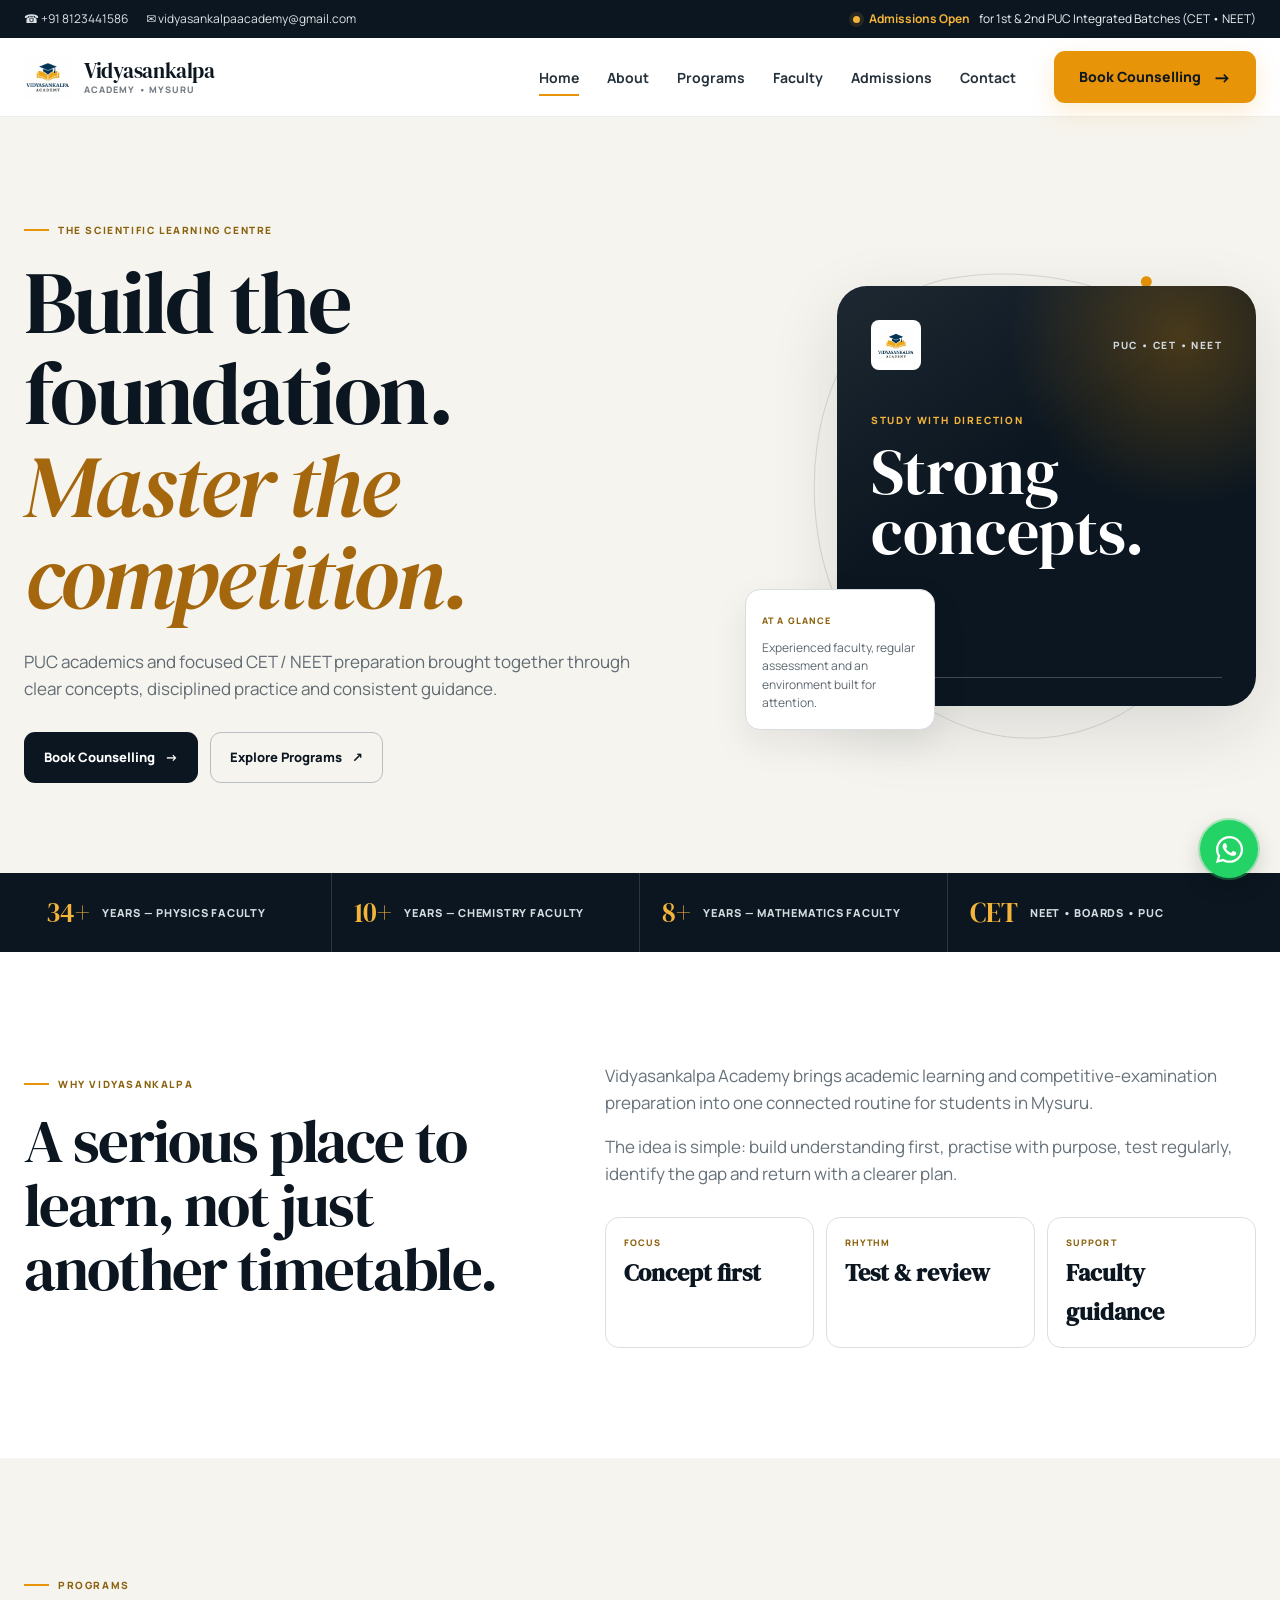
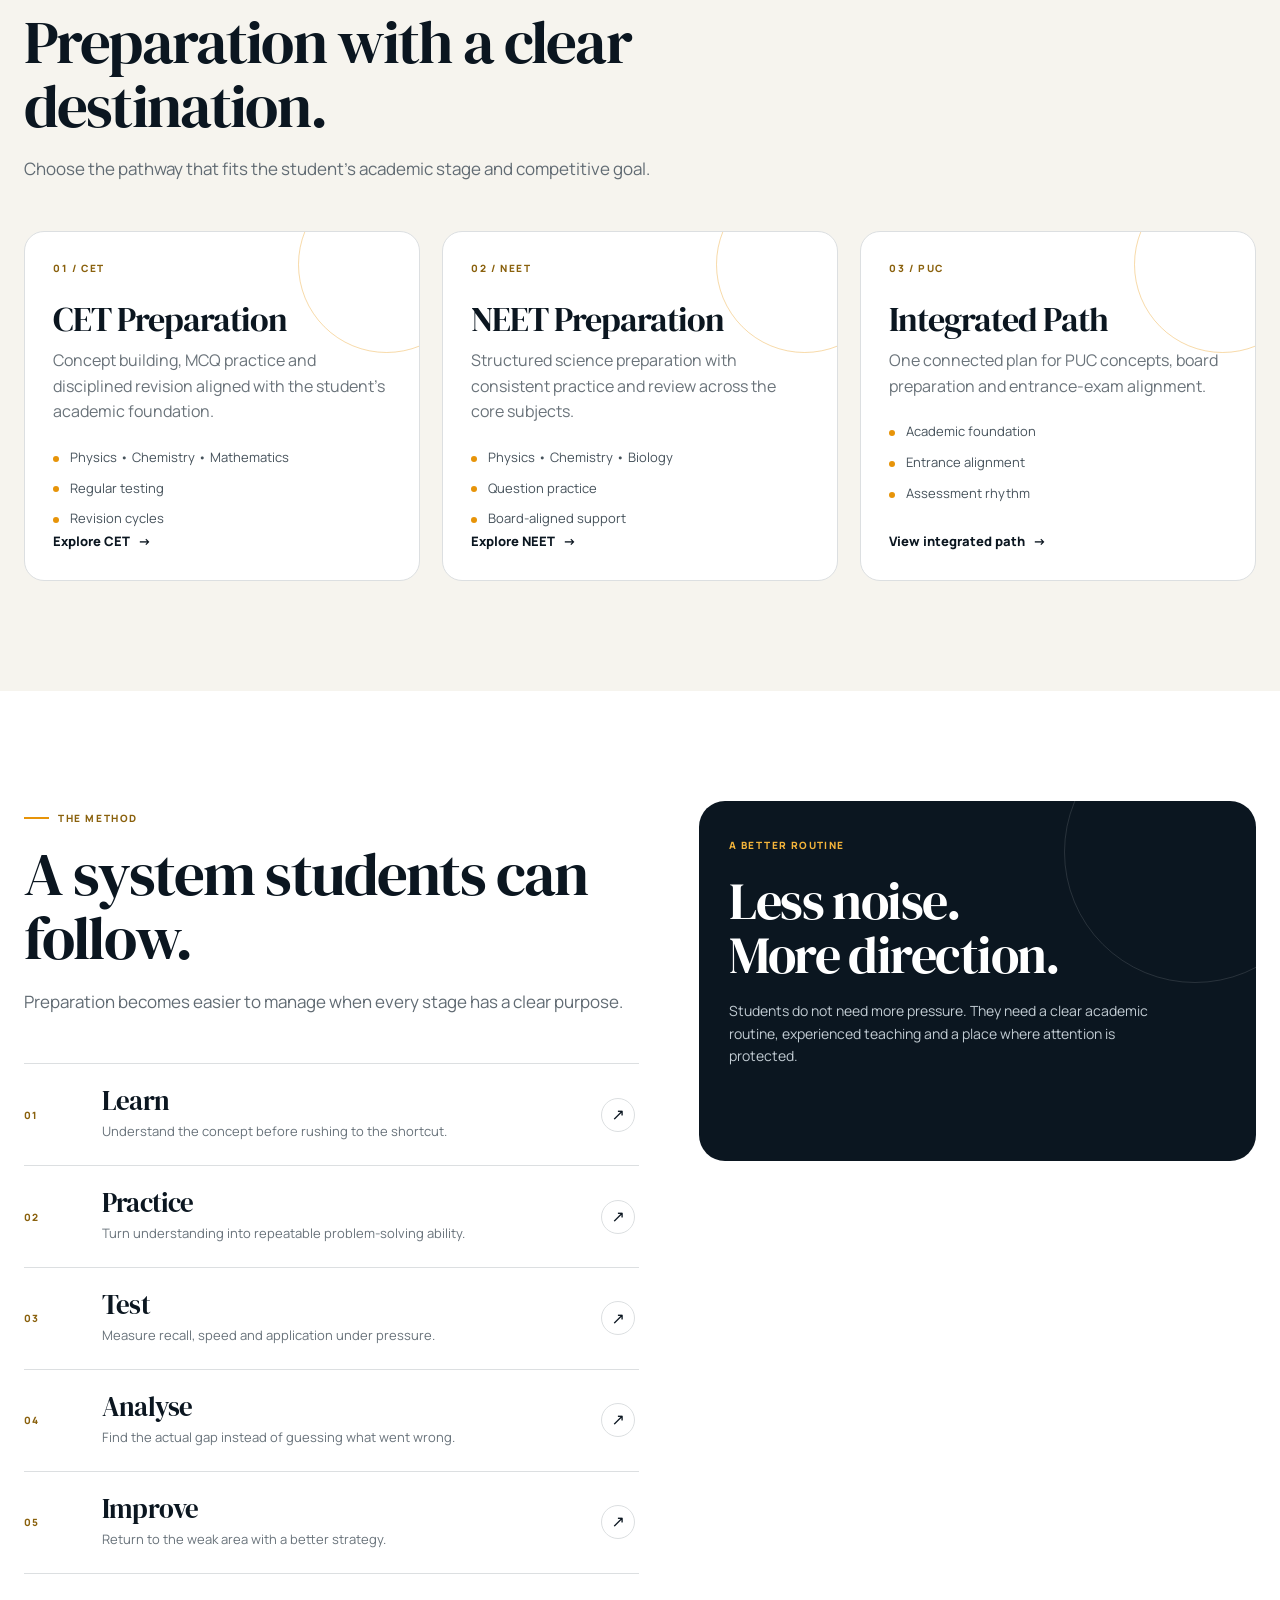
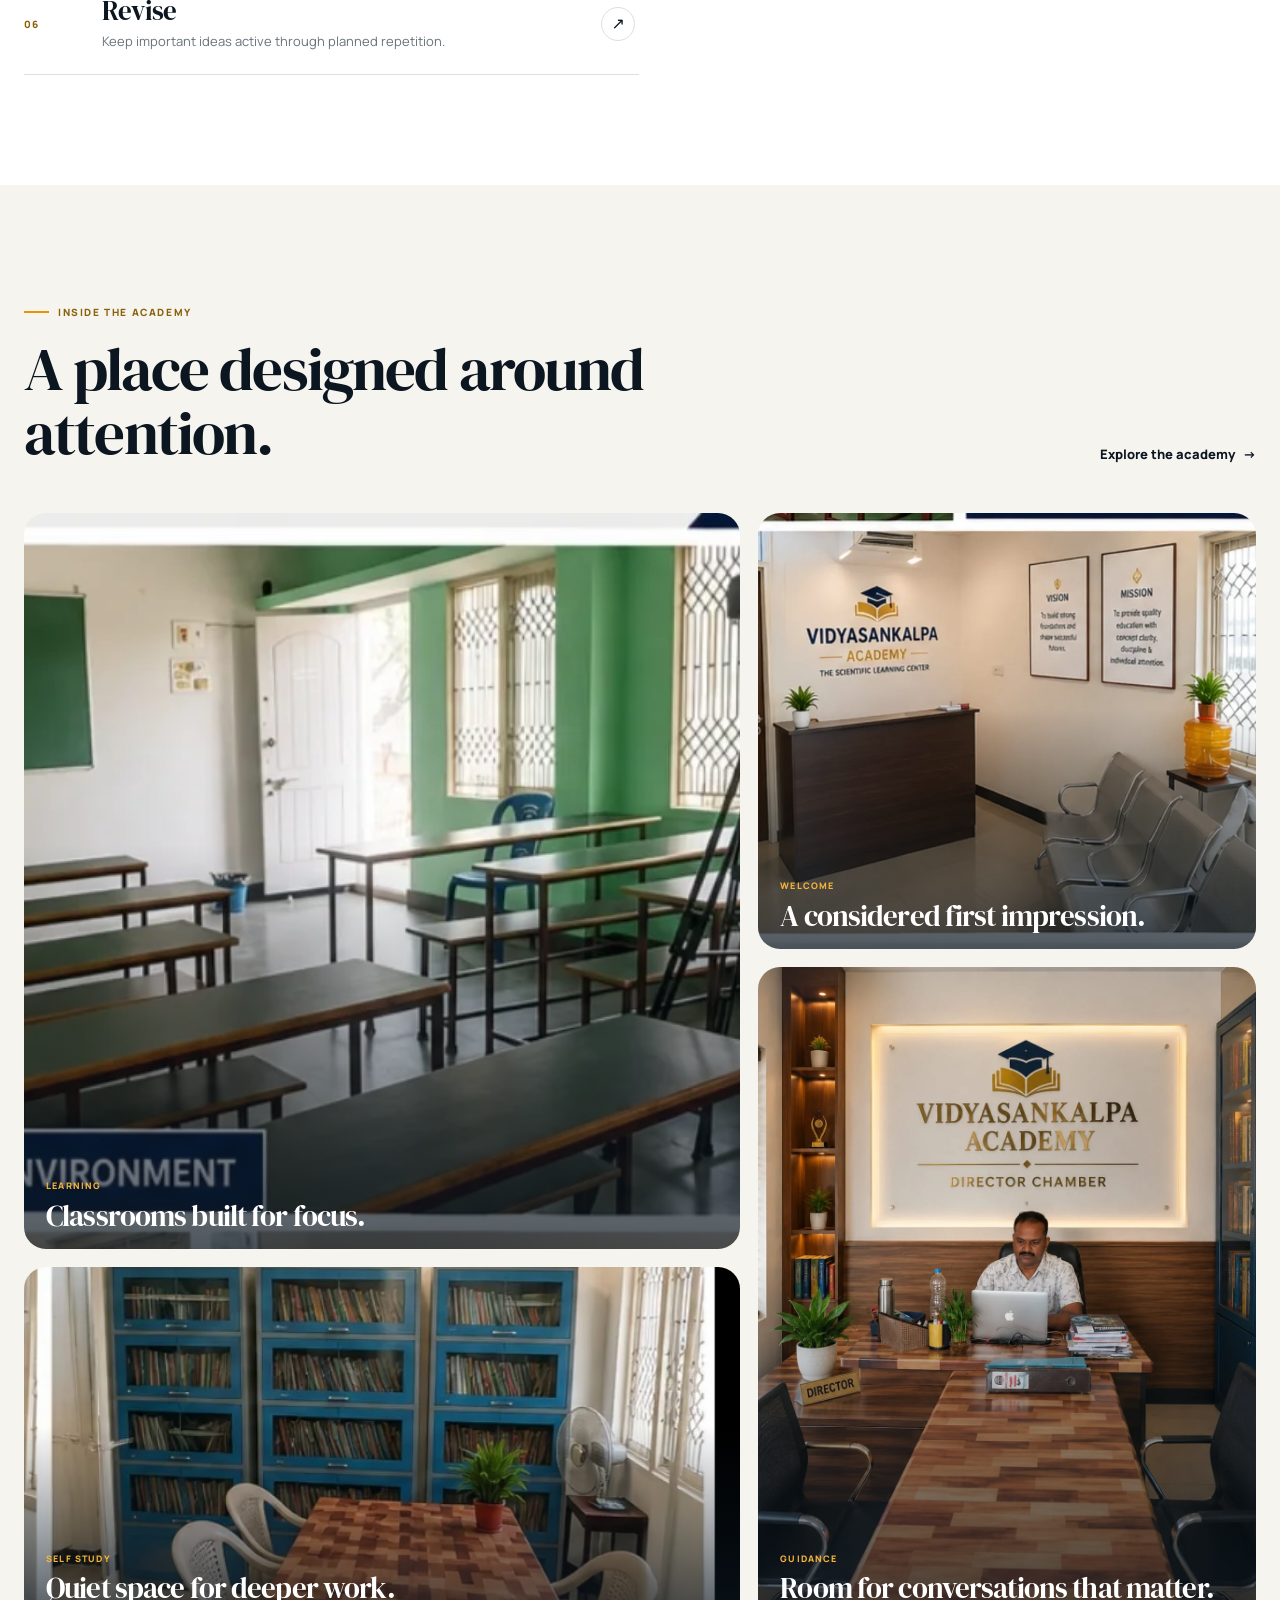
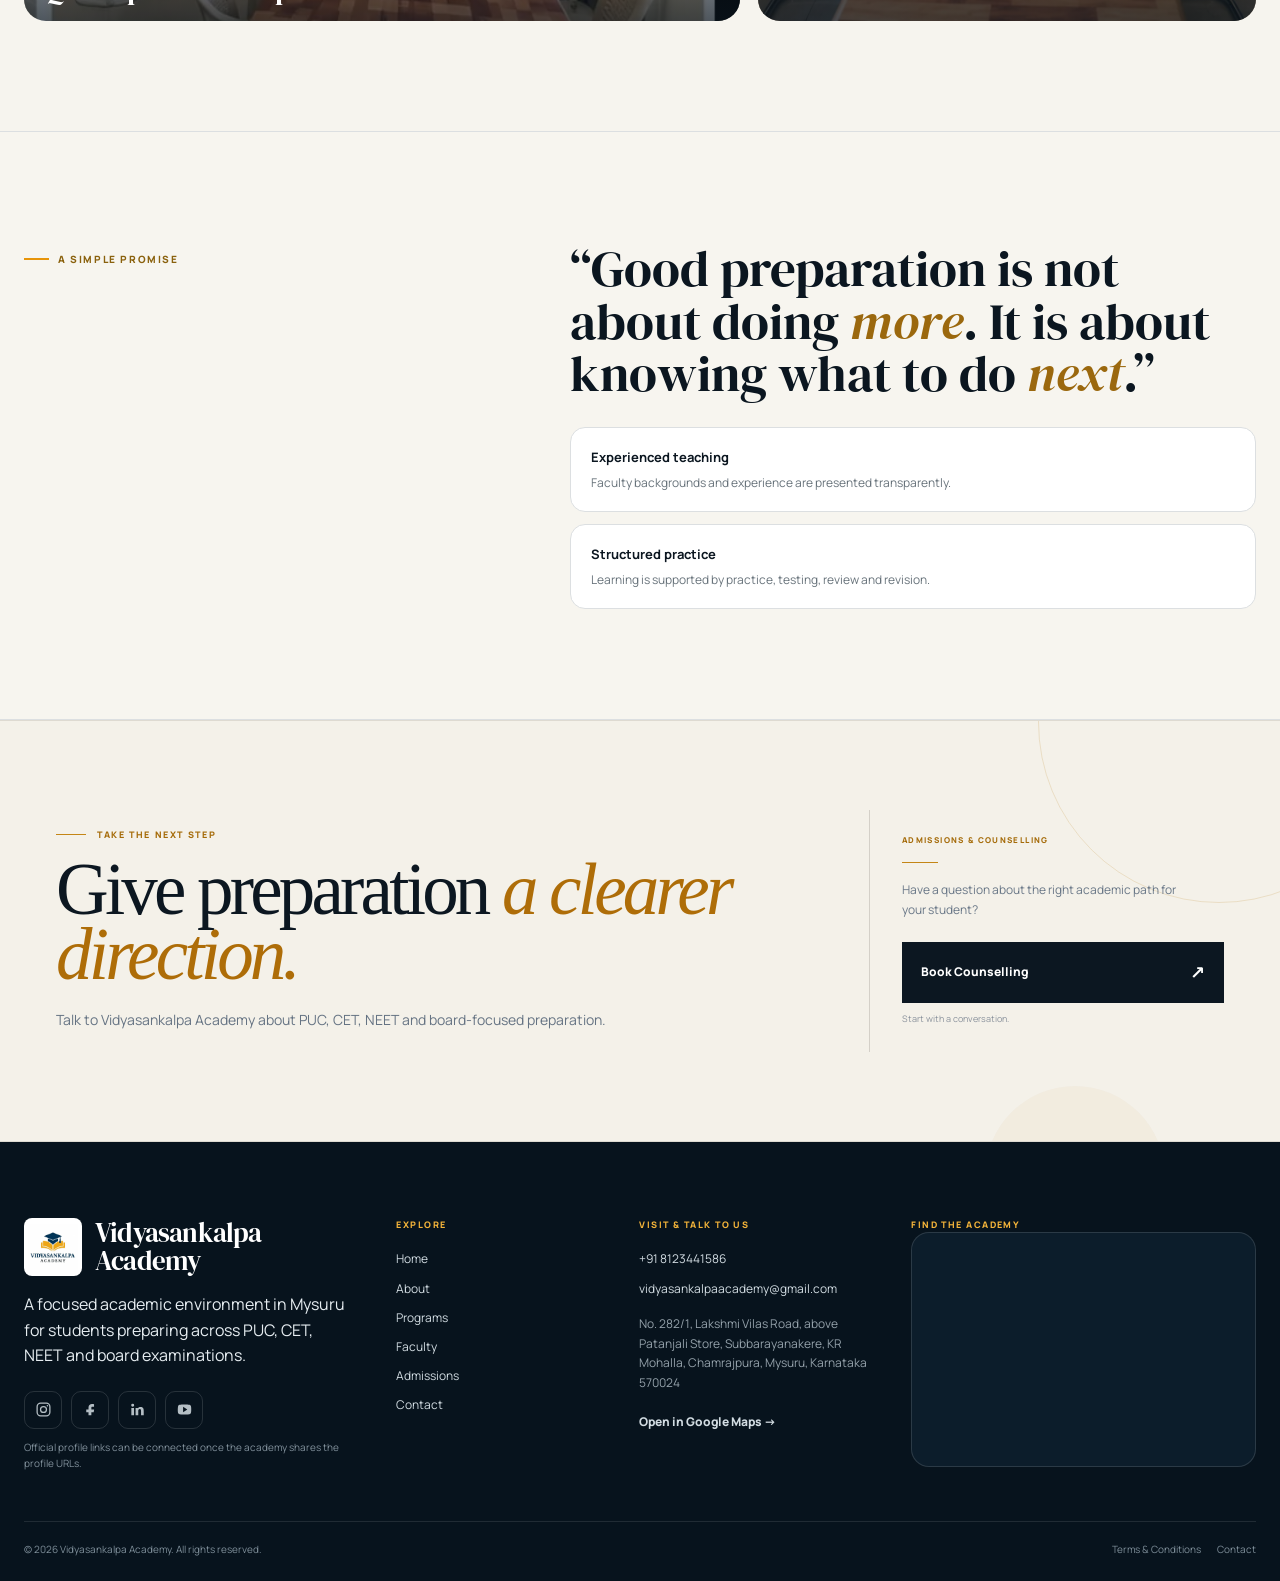
<file: index.html>
<!doctype html>
<html lang="en">

<head>
    <meta charset="utf-8">
    <meta name="viewport" content="width=device-width,initial-scale=1">
    <meta name="theme-color" content="#0b1620">
    <title>Vidyasankalpa Academy | PUC, CET &amp; NEET Preparation</title>
    <meta name="description"
        content="Vidyasankalpa Academy in Mysuru — focused PUC academics with CET, NEET and board preparation.">
    <link rel="icon" href="favicon.png">
    <link rel="stylesheet" href="css/style.css">
</head>

<body>
    <div class="utility">
        <div class="container">
            <div class="utility-left"><a href="tel:+918123441586">☎ +91 8123441586</a><a
                    href="mailto:vidyasankalpaacademy@gmail.com">✉ vidyasankalpaacademy@gmail.com</a></div>
            <div class="utility-right"><span class="pill"><span class="dot"></span><strong>Admissions Open</strong> for
                    1st &amp; 2nd PUC Integrated Batches (CET • NEET)</span></div>
        </div>
    </div>
    <header class="navbar">
        <div class="container nav-inner"><a class="brand" href="index.html" aria-label="Vidyasankalpa Academy home"><img
                    src="assets/images/logo.webp" alt="Vidyasankalpa Academy logo"><span class="brand-copy"><span
                        class="brand-name">Vidyasankalpa</span><span class="brand-sub">ACADEMY •
                        MYSURU</span></span></a><button class="menu-btn" type="button" aria-label="Open navigation"
                aria-controls="primary-nav" aria-expanded="false"><span></span><span></span><span></span></button>
            <nav class="nav-links" id="primary-nav" aria-label="Primary navigation"><a class="active" href="index.html"
                    aria-current="page">Home</a><a class="" href="about.html">About</a><a class=""
                    href="programs.html">Programs</a><a class="" href="faculty.html">Faculty</a><a class=""
                    href="admissions.html">Admissions</a><a class="" href="contact.html">Contact</a></nav><a
                class="nav-cta" href="admissions.html#counselling">Book Counselling <span class="arrow">→</span></a>
        </div>
    </header>
    <main id="main">
        <section class="home-hero">
            <div class="container home-hero-grid">
                <div class="home-hero-copy">
                    <div class="eyebrow reveal">The Scientific Learning Centre</div>
                    <h1 class="display reveal delay-1">Build the foundation.<br><em>Master the competition.</em></h1>
                    <p class="lead reveal delay-2">PUC academics and focused CET / NEET preparation brought together
                        through clear concepts, disciplined practice and consistent guidance.</p>
                    <div class="hero-actions reveal delay-3"><a class="btn primary"
                            href="admissions.html#counselling">Book Counselling <span>→</span></a><a
                            class="btn secondary" href="programs.html">Explore Programs <span>↗</span></a></div>
                </div>
                <div class="home-hero-side reveal delay-2">
                    <div class="hero-orbit"></div>
                    <div class="hero-poster">
                        <div class="hero-poster-top"><img class="hero-poster-logo" src="assets/images/logo.webp"
                                alt="Vidyasankalpa Academy logo"><span class="hero-poster-tag">PUC • CET • NEET</span>
                        </div>
                        <div class="hero-poster-copy"><small>Study with direction</small><strong>Strong
                                concepts.</strong></div>
                        <div class="hero-poster-bottom"><strong></strong>
                            <div class="hero-poster-rule"></div>
                        </div>
                    </div>
                    <div class="hero-note"><small>At a glance</small>
                        <p>Experienced faculty, regular assessment and an environment built for attention.</p>
                    </div>
                </div>
            </div>
        </section>
        <section class="trust-ribbon">
            <div class="container">
                <div class="trust-item reveal"><span class="trust-number">34+</span><span class="trust-label">Years —
                        Physics faculty</span></div>
                <div class="trust-item reveal delay-1"><span class="trust-number">10+</span><span
                        class="trust-label">Years — Chemistry faculty</span></div>
                <div class="trust-item reveal delay-2"><span class="trust-number">8+</span><span
                        class="trust-label">Years — Mathematics faculty</span></div>
                <div class="trust-item reveal delay-3"><span class="trust-number">CET</span><span
                        class="trust-label">NEET • Boards • PUC</span></div>
            </div>
        </section>
        <section class="section">
            <div class="container editorial">
                <div class="editorial-side reveal">
                    <div class="eyebrow">Why Vidyasankalpa</div>
                    <h2 class="title" style="margin-top:16px">A serious place to learn, not just another timetable.</h2>
                </div>
                <div class="editorial-copy reveal delay-1">
                    <p>Vidyasankalpa Academy brings academic learning and competitive-examination preparation into one
                        connected routine for students in Mysuru.</p>
                    <p>The idea is simple: build understanding first, practise with purpose, test regularly, identify
                        the gap and return with a clearer plan.</p>
                    <div class="proof-row">
                        <div class="proof"><small>Focus</small><strong>Concept first</strong></div>
                        <div class="proof"><small>Rhythm</small><strong>Test &amp; review</strong></div>
                        <div class="proof"><small>Support</small><strong>Faculty guidance</strong></div>
                    </div>
                </div>
            </div>
        </section>
        <section class="section paper">
            <div class="container">
                <div class="section-head">
                    <div class="copy reveal">
                        <div class="eyebrow">Programs</div>
                        <h2 class="title" style="margin-top:16px">Preparation with a clear destination.</h2>
                        <p class="lead">Choose the pathway that fits the student's academic stage and competitive goal.
                        </p>
                    </div><a class="text-link reveal" href="programs.html">View all programs <span
                            class="arrow">→</span></a>
                </div>
                <div class="grid grid-3">
                    <article class="program-card reveal">
                        <div>
                            <div class="program-no">01 / CET</div>
                            <h3>CET Preparation</h3>
                            <p>Concept building, MCQ practice and disciplined revision aligned with the student's
                                academic foundation.</p>
                            <ul class="program-list">
                                <li>Physics • Chemistry • Mathematics</li>
                                <li>Regular testing</li>
                                <li>Revision cycles</li>
                            </ul>
                        </div><a class="text-link" href="programs.html#cet">Explore CET <span class="arrow">→</span></a>
                    </article>
                    <article class="program-card reveal delay-1">
                        <div>
                            <div class="program-no">02 / NEET</div>
                            <h3>NEET Preparation</h3>
                            <p>Structured science preparation with consistent practice and review across the core
                                subjects.</p>
                            <ul class="program-list">
                                <li>Physics • Chemistry • Biology</li>
                                <li>Question practice</li>
                                <li>Board-aligned support</li>
                            </ul>
                        </div><a class="text-link" href="programs.html#neet">Explore NEET <span
                                class="arrow">→</span></a>
                    </article>
                    <article class="program-card reveal delay-2">
                        <div>
                            <div class="program-no">03 / PUC</div>
                            <h3>Integrated Path</h3>
                            <p>One connected plan for PUC concepts, board preparation and entrance-exam alignment.</p>
                            <ul class="program-list">
                                <li>Academic foundation</li>
                                <li>Entrance alignment</li>
                                <li>Assessment rhythm</li>
                            </ul>
                        </div><a class="text-link" href="programs.html#integrated">View integrated path <span
                                class="arrow">→</span></a>
                    </article>
                </div>
            </div>
        </section>
        <section class="section">
            <div class="container method-grid">
                <div>
                    <div class="section-head">
                        <div class="copy reveal">
                            <div class="eyebrow">The method</div>
                            <h2 class="title" style="margin-top:16px">A system students can follow.</h2>
                            <p class="lead">Preparation becomes easier to manage when every stage has a clear purpose.
                            </p>
                        </div>
                    </div>
                    <div class="method-list">
                        <div class="method-step reveal">
                            <div class="method-no">01</div>
                            <div>
                                <h3>Learn</h3>
                                <p>Understand the concept before rushing to the shortcut.</p>
                            </div>
                            <div class="method-arrow">↗</div>
                        </div>
                        <div class="method-step reveal delay-1">
                            <div class="method-no">02</div>
                            <div>
                                <h3>Practice</h3>
                                <p>Turn understanding into repeatable problem-solving ability.</p>
                            </div>
                            <div class="method-arrow">↗</div>
                        </div>
                        <div class="method-step reveal delay-2">
                            <div class="method-no">03</div>
                            <div>
                                <h3>Test</h3>
                                <p>Measure recall, speed and application under pressure.</p>
                            </div>
                            <div class="method-arrow">↗</div>
                        </div>
                        <div class="method-step reveal delay-3">
                            <div class="method-no">04</div>
                            <div>
                                <h3>Analyse</h3>
                                <p>Find the actual gap instead of guessing what went wrong.</p>
                            </div>
                            <div class="method-arrow">↗</div>
                        </div>
                        <div class="method-step reveal">
                            <div class="method-no">05</div>
                            <div>
                                <h3>Improve</h3>
                                <p>Return to the weak area with a better strategy.</p>
                            </div>
                            <div class="method-arrow">↗</div>
                        </div>
                        <div class="method-step reveal delay-1">
                            <div class="method-no">06</div>
                            <div>
                                <h3>Revise</h3>
                                <p>Keep important ideas active through planned repetition.</p>
                            </div>
                            <div class="method-arrow">↗</div>
                        </div>
                    </div>
                </div>
                <div class="method-manifesto reveal delay-2"><small>A better routine</small>
                    <h3>Less noise.<br>More direction.</h3>
                    <p>Students do not need more pressure. They need a clear academic routine, experienced teaching and
                        a place where attention is protected.</p>
                </div>
            </div>
        </section>
        <section class="section paper">
            <div class="container">
                <div class="section-head">
                    <div class="copy reveal">
                        <div class="eyebrow">Inside the academy</div>
                        <h2 class="title" style="margin-top:16px">A place designed around attention.</h2>
                    </div><a class="text-link reveal" href="about.html">Explore the academy <span
                            class="arrow">→</span></a>
                </div>
                <div class="campus-grid">
                    <div class="campus-main">
                        <div class="campus-card reveal"><img src="assets/images/classroom.webp"
                                alt="Vidyasankalpa Academy classroom" loading="lazy" decoding="async">
                            <div class="campus-caption"><small>Learning</small>
                                <h3>Classrooms built for focus.</h3>
                            </div>
                        </div>
                        <div class="campus-card reveal delay-1"><img src="assets/images/library.webp"
                                alt="Vidyasankalpa Academy library" loading="lazy" decoding="async">
                            <div class="campus-caption"><small>Self study</small>
                                <h3>Quiet space for deeper work.</h3>
                            </div>
                        </div>
                    </div>
                    <div class="campus-stack">
                        <div class="campus-card reveal delay-1"><img src="assets/images/reception.webp"
                                alt="Vidyasankalpa Academy reception" loading="lazy" decoding="async">
                            <div class="campus-caption"><small>Welcome</small>
                                <h3>A considered first impression.</h3>
                            </div>
                        </div>
                        <div class="campus-card reveal delay-2"><img src="assets/images/chamber.webp"
                                alt="Vidyasankalpa Academy chamber" loading="lazy" decoding="async">
                            <div class="campus-caption"><small>Guidance</small>
                                <h3>Room for conversations that matter.</h3>
                            </div>
                        </div>
                    </div>
                </div>
            </div>
        </section>
        <section class="section proof-band">
            <div class="container proof-layout">
                <div class="reveal">
                    <div class="eyebrow">A simple promise</div>
                </div>
                <div>
                    <div class="quote reveal">“Good preparation is not about doing <em>more</em>. It is about knowing
                        what to do <em>next</em>.”</div>
                    <div class="proof-notes" style="margin-top:28px">
                        <div class="proof-note reveal delay-1"><strong>Experienced teaching</strong><span>Faculty
                                backgrounds and experience are presented transparently.</span></div>
                        <div class="proof-note reveal delay-2"><strong>Structured practice</strong><span>Learning is
                                supported by practice, testing, review and revision.</span></div>
                    </div>
                </div>
            </div>
        </section>
        <!-- =========================
     FINAL HOME CTA
========================== -->
<section class="home-final-cta">

    <div class="container home-final-cta-inner">

        <div class="home-final-cta-copy">

            <div class="home-final-cta-eyebrow">
                TAKE THE NEXT STEP
            </div>

            <h2>
                Give preparation
                <em>a clearer direction.</em>
            </h2>

            <p>
                Talk to Vidyasankalpa Academy about PUC,
                CET, NEET and board-focused preparation.
            </p>

        </div>


        <div class="home-final-cta-action">

            <div class="home-final-cta-kicker">
                ADMISSIONS &amp; COUNSELLING
            </div>

            <div class="home-final-cta-line"></div>

            <p>
                Have a question about the right
                academic path for your student?
            </p>

            <a
                href="admissions.html#counselling"
                class="home-final-cta-button"
            >
                <span>Book Counselling</span>
                <span class="home-final-cta-arrow">↗</span>
            </a>

            <small>
                Start with a conversation.
            </small>

        </div>

    </div>

</section>
    </main><a class="sr-only" href="#main">Skip to content</a>
    <!-- =========================================================
     WHATSAPP FLOATING BUTTON
========================================================= -->

<a
    href="https://wa.me/918123441586?text=Hello%20Vidyasankalpa%20Academy%2C%20I%20would%20like%20to%20know%20more%20about%20the%20courses."
    class="whatsapp-float"
    target="_blank"
    rel="noopener noreferrer"
    aria-label="Chat with Vidyasankalpa Academy on WhatsApp"
>
    <span class="whatsapp-pulse" aria-hidden="true"></span>

    <svg
        class="whatsapp-icon"
        xmlns="http://www.w3.org/2000/svg"
        viewBox="0 0 448 512"
        aria-hidden="true"
        focusable="false"
    >
        <path
            fill="currentColor"
            d="M380.9 97.1C339 55.1 283.2 32 223.9 32c-122.4 0-222 99.6-222 222 0 39.1 10.2 77.3 29.6 111L0 480l117.7-30.9c32.4 17.7 68.9 27 106.1 27h.1c122.3 0 224.1-99.6 224.1-222 0-59.3-25.2-115-67.1-157zm-157 341.6c-33.2 0-65.7-8.9-94-25.7l-6.7-4-69.8 18.3L72 359.2l-4.4-7c-18.5-29.4-28.2-63.3-28.2-98.2 0-101.7 82.8-184.5 184.6-184.5 49.3 0 95.6 19.2 130.4 54.1 34.8 34.9 56.2 81.2 56.1 130.5 0 101.8-84.9 184.6-186.6 184.6zm101.2-138.2c-5.5-2.8-32.8-16.2-37.9-18-5.1-1.9-8.8-2.8-12.5 2.8-3.7 5.6-14.3 18-17.6 21.8-3.2 3.7-6.5 4.2-12 1.4-32.6-16.3-54-29.1-75.5-66-5.7-9.8 5.7-9.1 16.3-30.3 1.8-3.7.9-6.9-.5-9.7-1.4-2.8-12.5-30.1-17.1-41.2-4.5-10.8-9.1-9.3-12.5-9.5-3.2-.2-6.9-.2-10.6-.2-3.7 0-9.7 1.4-14.8 6.9-5.1 5.6-19.4 19-19.4 46.3 0 27.3 19.9 53.7 22.6 57.4 2.8 3.7 39.1 59.7 94.8 83.8 35.2 15.2 49 16.5 66.6 13.9 10.7-1.6 32.8-13.4 37.4-26.4 4.6-13 4.6-24.1 3.2-26.4-1.3-2.5-5-3.9-10.5-6.6z"
        />
    </svg>
</a>
<!-- =========================================================
     BACK TO TOP
========================================================= -->

<button
    type="button"
    class="back-to-top"
    aria-label="Back to top"
    title="Back to top"
>
    <svg
        viewBox="0 0 24 24"
        aria-hidden="true"
        focusable="false"
    >
        <path
            d="M12 19V5M5.5 11.5 12 5l6.5 6.5"
            fill="none"
            stroke="currentColor"
            stroke-width="1.8"
            stroke-linecap="round"
            stroke-linejoin="round"
        />
    </svg>
</button>
    <footer class="site-footer">
        <div class="container">
            <div class="footer-top">
                <div>
                    <div class="footer-brandline"><img src="assets/images/logo.webp" alt="Vidyasankalpa Academy logo">
                        <h2>Vidyasankalpa<br>Academy</h2>
                    </div>
                    <p class="footer-brand">A focused academic environment in Mysuru for students preparing across PUC,
                        CET, NEET and board examinations.</p>
                    <div class="social-row" aria-label="Social media"><a class="social-link placeholder" href=""
                            data-social="" aria-label="Instagram"><svg viewBox="0 0 24 24" aria-hidden="true">
                                <rect x="3" y="3" width="18" height="18" rx="5" fill="none" stroke="currentColor"
                                    stroke-width="1.8" />
                                <circle cx="12" cy="12" r="4.2" fill="none" stroke="currentColor" stroke-width="1.8" />
                                <circle cx="17.5" cy="6.8" r="1.1" />
                            </svg></a><a class="social-link placeholder" href="" data-social=""
                            aria-label="Facebook"><svg viewBox="0 0 24 24" aria-hidden="true">
                                <path
                                    d="M14 8h3V4.5c-.6-.1-1.7-.2-2.9-.2-2.9 0-4.9 1.7-4.9 5v2.8H6v3.8h3.2V20h4v-4.1h3.3l.6-3.8h-3.9V9.7c0-1.1.3-1.7.8-1.7Z" />
                            </svg></a><a class="social-link placeholder" href="" data-social=""
                            aria-label="LinkedIn"><svg viewBox="0 0 24 24" aria-hidden="true">
                                <path
                                    d="M5.2 8.2A2.1 2.1 0 1 0 5.2 4a2.1 2.1 0 0 0 0 4.2ZM3.3 20h3.8V9.8H3.3V20Zm6 0h3.8v-5.7c0-1.5.3-2.9 2.1-2.9 1.8 0 1.8 1.7 1.8 3V20h3.8v-6.3c0-3.1-.7-5.4-4.6-5.4-1.9 0-3.2 1-3.7 1.9h-.1V9.8H9.3V20Z" />
                            </svg></a><a class="social-link placeholder" href="" data-social=""
                            aria-label="YouTube"><svg viewBox="0 0 24 24" aria-hidden="true">
                                <path
                                    d="M21 7.2a2.7 2.7 0 0 0-1.9-1.9C17.5 4.8 12 4.8 12 4.8s-5.5 0-7.1.5A2.7 2.7 0 0 0 3 7.2 28 28 0 0 0 2.5 12c0 2.7.2 4.2.5 4.8a2.7 2.7 0 0 0 1.9 1.9c1.6.5 7.1.5 7.1.5s5.5 0 7.1-.5a2.7 2.7 0 0 0 1.9-1.9c.3-.6.5-2.1.5-4.8s-.2-4.2-.5-4.8ZM10 15.8V8.2l6 3.8-6 3.8Z" />
                            </svg></a></div>
                    <div class="social-note" id="social-note">Official profile links can be connected once the academy
                        shares the profile URLs.</div>
                </div>
                <div>
                    <div class="footer-kicker">Explore</div>
                    <div class="footer-links"><a href="index.html">Home</a><a href="about.html">About</a><a
                            href="programs.html">Programs</a><a href="faculty.html">Faculty</a><a
                            href="admissions.html">Admissions</a><a href="contact.html">Contact</a></div>
                </div>
                <div>
                    <div class="footer-kicker">Visit &amp; talk to us</div>
                    <div class="footer-contact"><a href="tel:+918123441586">+91 8123441586</a><a
                            href="mailto:vidyasankalpaacademy@gmail.com">vidyasankalpaacademy@gmail.com</a>
                        <div class="footer-address">No. 282/1, Lakshmi Vilas Road, above Patanjali Store,
                            Subbarayanakere, KR Mohalla, Chamrajpura, Mysuru, Karnataka 570024</div><a
                            class="footer-map-link" href="https://maps.app.goo.gl/8jszhaU4YjrJFbV76" target="_blank"
                            rel="noopener">Open in Google Maps →</a>
                    </div>
                </div>
                <div>
                    <div class="footer-kicker">Find the academy</div>
                    <div class="footer-map"><iframe title="Vidyasankalpa Academy location map" loading="lazy"
                            src="https://www.google.com/maps?q=12.3062006,76.6497329&z=16&output=embed"
                            allowfullscreen></iframe></div>
                </div>
            </div>
            <div class="footer-bottom"><span>© <span data-year></span> Vidyasankalpa Academy. All rights
                    reserved.</span><span class="footer-bottom-links"><a href="terms.html">Terms &amp; Conditions</a><a
                        href="contact.html">Contact</a></span></div>
        </div>
    </footer>
    <script src="js/site.js"></script>
</body>

</html>
</file>
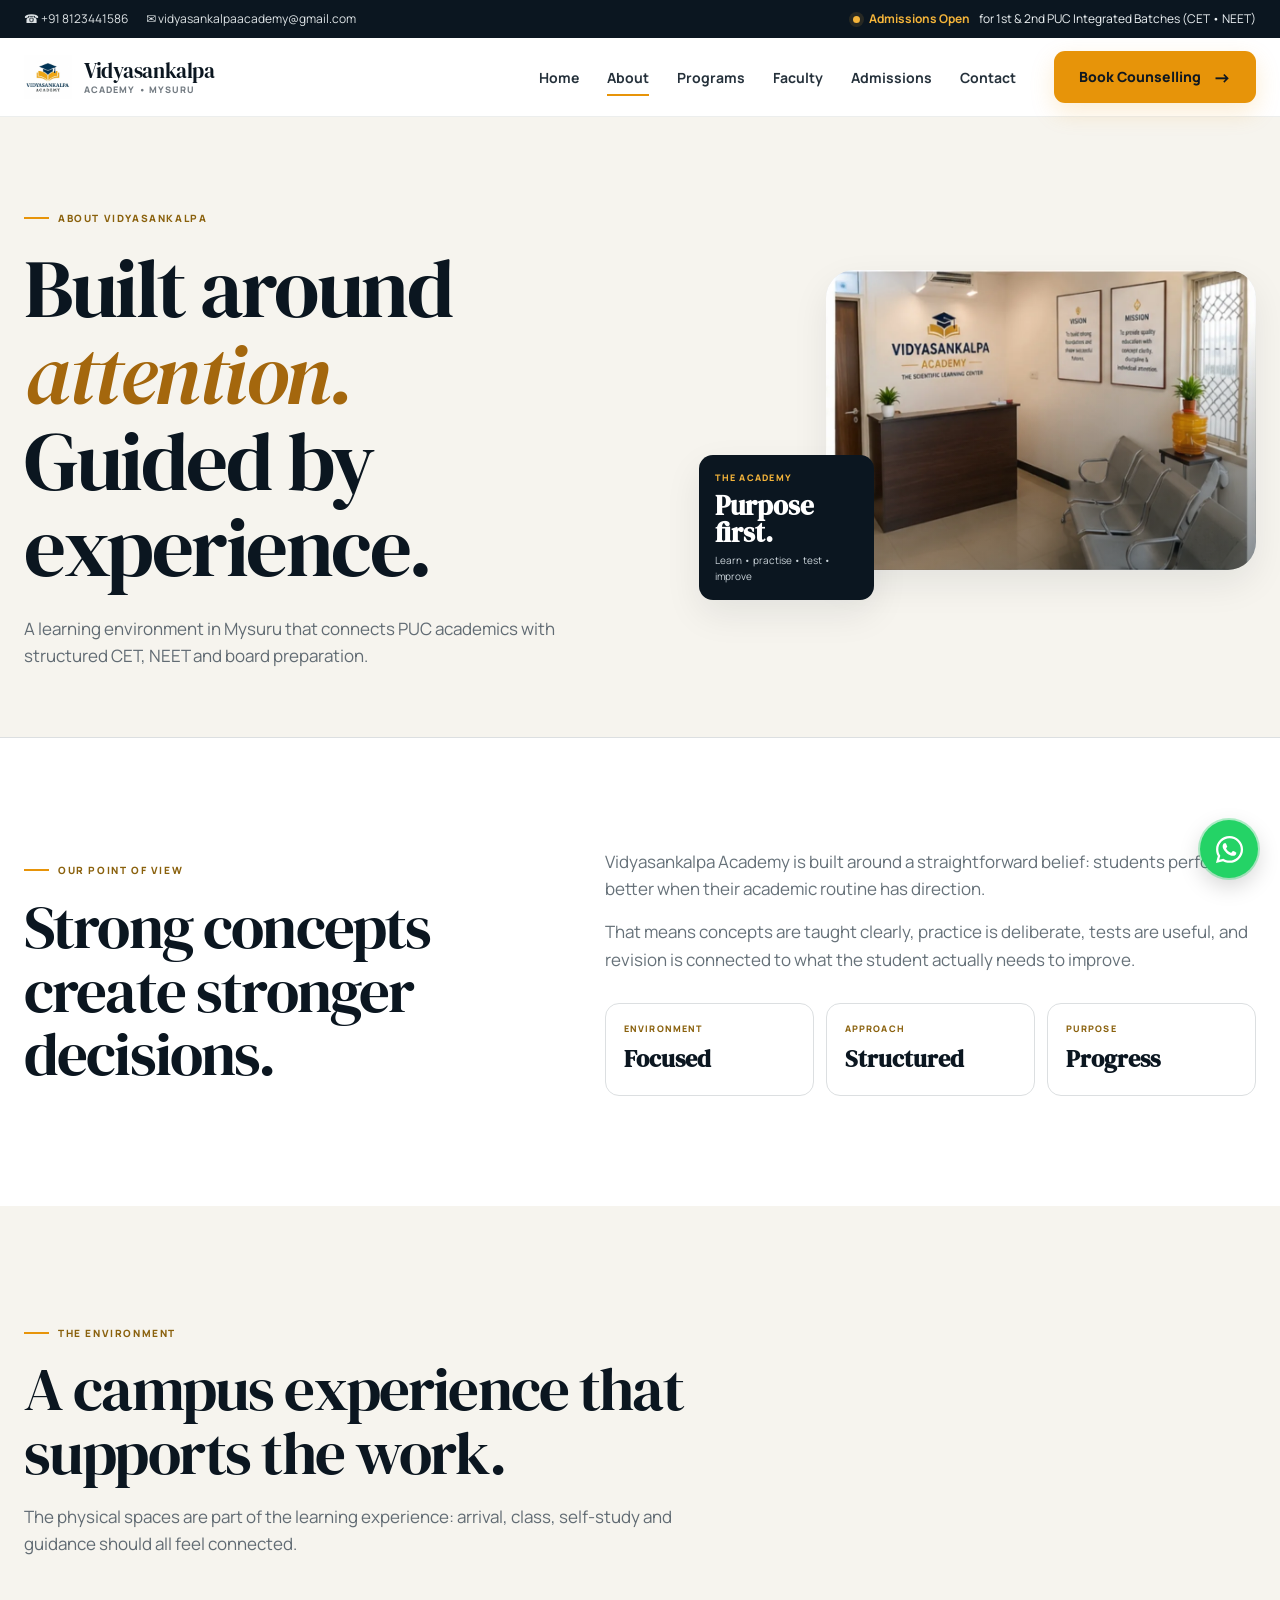
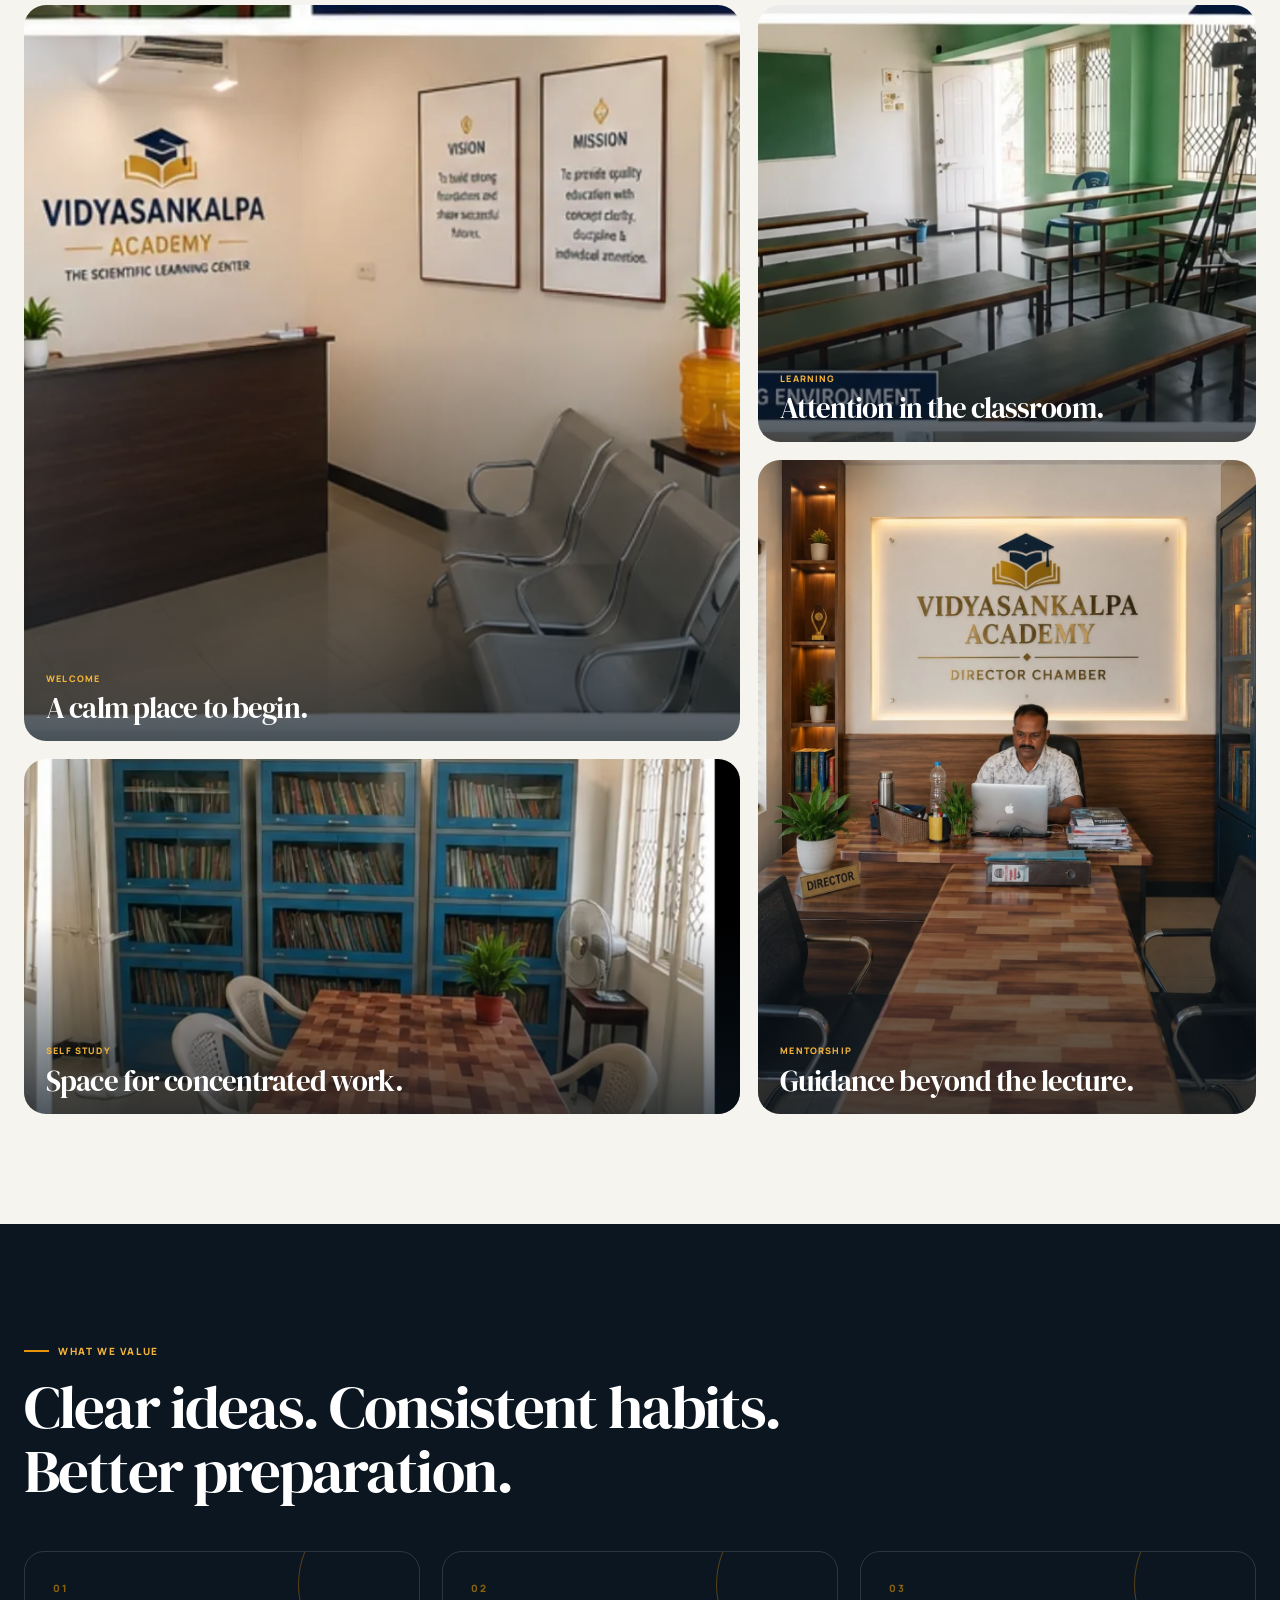
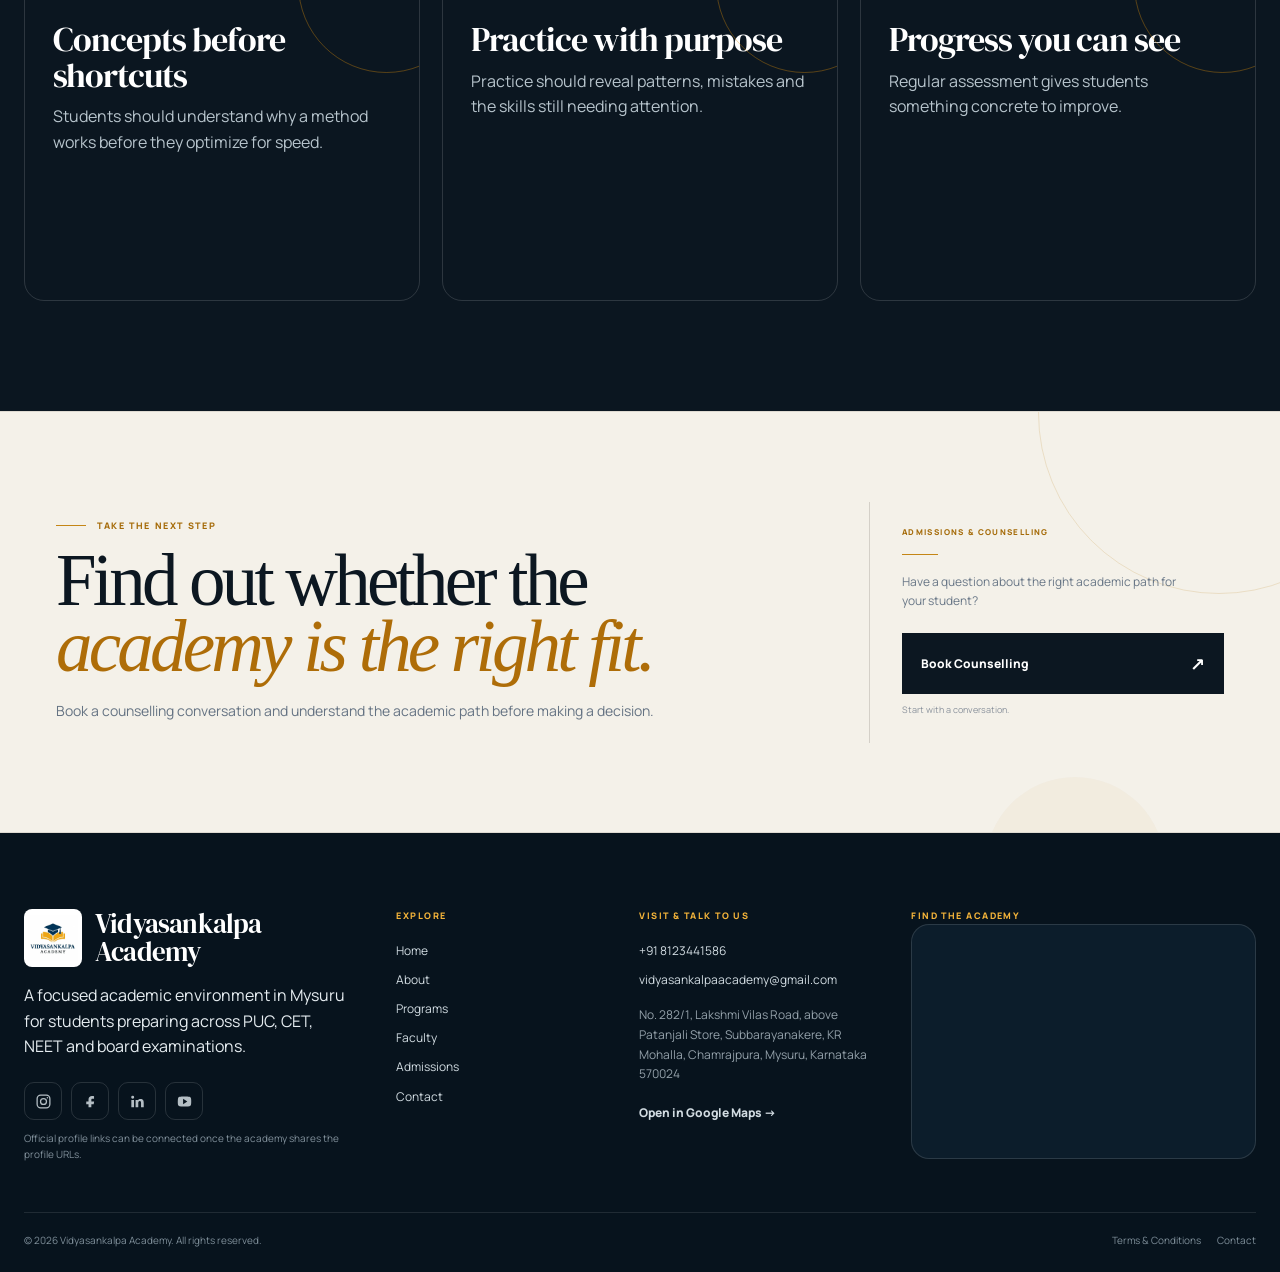
<file: about.html>
<!doctype html>
<html lang="en">

<head>
    <meta charset="utf-8">
    <meta name="viewport" content="width=device-width,initial-scale=1">
    <meta name="theme-color" content="#0b1620">
    <title>About | Vidyasankalpa Academy</title>
    <meta name="description"
        content="Learn about Vidyasankalpa Academy, its learning philosophy, faculty-led approach and focused environment in Mysuru.">
    <link rel="icon" href="favicon.png">
    <link rel="stylesheet" href="css/style.css">
</head>

<body>
    <div class="utility">
        <div class="container">
            <div class="utility-left"><a href="tel:+918123441586">☎ +91 8123441586</a><a
                    href="mailto:vidyasankalpaacademy@gmail.com">✉ vidyasankalpaacademy@gmail.com</a></div>
            <div class="utility-right"><span class="pill"><span class="dot"></span><strong>Admissions Open</strong> for
                    1st &amp; 2nd PUC Integrated Batches (CET • NEET)</span></div>
        </div>
    </div>
    <header class="navbar">
        <div class="container nav-inner"><a class="brand" href="index.html" aria-label="Vidyasankalpa Academy home"><img
                    src="assets/images/logo.webp" alt="Vidyasankalpa Academy logo"><span class="brand-copy"><span
                        class="brand-name">Vidyasankalpa</span><span class="brand-sub">ACADEMY •
                        MYSURU</span></span></a><button class="menu-btn" type="button" aria-label="Open navigation"
                aria-controls="primary-nav" aria-expanded="false"><span></span><span></span><span></span></button>
            <nav class="nav-links" id="primary-nav" aria-label="Primary navigation"><a class=""
                    href="index.html">Home</a><a class="active" href="about.html" aria-current="page">About</a><a
                    class="" href="programs.html">Programs</a><a class="" href="faculty.html">Faculty</a><a class=""
                    href="admissions.html">Admissions</a><a class="" href="contact.html">Contact</a></nav><a
                class="nav-cta" href="admissions.html#counselling">Book Counselling <span class="arrow">→</span></a>
        </div>
    </header>
    <main id="main">
        <section class="page-hero">
            <div class="container page-hero-grid">
                <div class="reveal">
                    <div class="eyebrow">About Vidyasankalpa</div>
                    <h1>Built around <em>attention.</em><br>Guided by experience.</h1>
                    <p class="lead">A learning environment in Mysuru that connects PUC academics with structured CET,
                        NEET and board preparation.</p>
                </div>
                <div class="page-hero-visual reveal delay-1">
                    <div class="page-frame"><img src="assets/images/reception.webp"
                            alt="Vidyasankalpa Academy reception" fetchpriority="high"></div>
                    <div class="page-stamp"><small>The academy</small><strong>Purpose first.</strong><span>Learn •
                            practise • test • improve</span></div>
                </div>
            </div>
        </section>
        <section class="section">
            <div class="container editorial">
                <div class="editorial-side reveal">
                    <div class="eyebrow">Our point of view</div>
                    <h2 class="title" style="margin-top:16px">Strong concepts create stronger decisions.</h2>
                </div>
                <div class="editorial-copy reveal delay-1">
                    <p>Vidyasankalpa Academy is built around a straightforward belief: students perform better when
                        their academic routine has direction.</p>
                    <p>That means concepts are taught clearly, practice is deliberate, tests are useful, and revision is
                        connected to what the student actually needs to improve.</p>
                    <div class="proof-row">
                        <div class="proof"><small>Environment</small><strong>Focused</strong></div>
                        <div class="proof"><small>Approach</small><strong>Structured</strong></div>
                        <div class="proof"><small>Purpose</small><strong>Progress</strong></div>
                    </div>
                </div>
            </div>
        </section>
        <section class="section paper">
            <div class="container">
                <div class="section-head">
                    <div class="copy reveal">
                        <div class="eyebrow">The environment</div>
                        <h2 class="title" style="margin-top:16px">A campus experience that supports the work.</h2>
                        <p class="lead">The physical spaces are part of the learning experience: arrival, class,
                            self-study and guidance should all feel connected.</p>
                    </div>
                </div>
                <div class="campus-grid">
                    <div class="campus-main">
                        <div class="campus-card reveal"><img src="assets/images/reception.webp" alt="Academy reception"
                                loading="lazy">
                            <div class="campus-caption"><small>Welcome</small>
                                <h3>A calm place to begin.</h3>
                            </div>
                        </div>
                        <div class="campus-card reveal delay-1"><img src="assets/images/library.webp"
                                alt="Academy library" loading="lazy">
                            <div class="campus-caption"><small>Self study</small>
                                <h3>Space for concentrated work.</h3>
                            </div>
                        </div>
                    </div>
                    <div class="campus-stack">
                        <div class="campus-card reveal delay-1"><img src="assets/images/classroom.webp"
                                alt="Academy classroom" loading="lazy">
                            <div class="campus-caption"><small>Learning</small>
                                <h3>Attention in the classroom.</h3>
                            </div>
                        </div>
                        <div class="campus-card reveal delay-2"><img src="assets/images/chamber.webp"
                                alt="Academy chamber" loading="lazy">
                            <div class="campus-caption"><small>Mentorship</small>
                                <h3>Guidance beyond the lecture.</h3>
                            </div>
                        </div>
                    </div>
                </div>
            </div>
        </section>
        <section class="section ink">
            <div class="container">
                <div class="section-head">
                    <div class="copy reveal">
                        <div class="eyebrow" style="color:#f4b43a">What we value</div>
                        <h2 class="title" style="margin-top:16px;color:#fff">Clear ideas. Consistent habits. Better
                            preparation.</h2>
                    </div>
                </div>
                <div class="grid grid-3">
                    <div class="program-card reveal"
                        style="background:transparent;color:#fff;border-color:rgba(255,255,255,.14)">
                        <div>
                            <div class="program-no">01</div>
                            <h3 style="color:#fff">Concepts before shortcuts</h3>
                            <p style="color:#b7c4cc">Students should understand why a method works before they optimize
                                for speed.</p>
                        </div>
                    </div>
                    <div class="program-card reveal delay-1"
                        style="background:transparent;color:#fff;border-color:rgba(255,255,255,.14)">
                        <div>
                            <div class="program-no">02</div>
                            <h3 style="color:#fff">Practice with purpose</h3>
                            <p style="color:#b7c4cc">Practice should reveal patterns, mistakes and the skills still
                                needing attention.</p>
                        </div>
                    </div>
                    <div class="program-card reveal delay-2"
                        style="background:transparent;color:#fff;border-color:rgba(255,255,255,.14)">
                        <div>
                            <div class="program-no">03</div>
                            <h3 style="color:#fff">Progress you can see</h3>
                            <p style="color:#b7c4cc">Regular assessment gives students something concrete to improve.
                            </p>
                        </div>
                    </div>
                </div>
            </div>
        </section>
        <!-- =========================================================
     ABOUT PAGE — FINAL CTA
========================================================= -->

<section class="about-final-cta">

    <div class="container about-final-cta-inner">

        <div class="about-final-cta-copy">

            <div class="about-final-cta-eyebrow">
                TAKE THE NEXT STEP
            </div>

            <h2>
                Find out whether the
                <em>academy is the right fit.</em>
            </h2>

            <p>
                Book a counselling conversation and understand
                the academic path before making a decision.
            </p>

        </div>


        <div class="about-final-cta-action">

            <div class="about-final-cta-kicker">
                ADMISSIONS &amp; COUNSELLING
            </div>

            <div class="about-final-cta-line"></div>

            <p>
                Have a question about the right academic
                path for your student?
            </p>

            <a
                href="admissions.html#counselling"
                class="about-final-cta-button"
            >
                <span>Book Counselling</span>
                <span class="about-final-cta-arrow">↗</span>
            </a>

            <small>
                Start with a conversation.
            </small>

        </div>

    </div>

</section>
    </main><a class="sr-only" href="#main">Skip to content</a>
    <!-- =========================================================
     WHATSAPP FLOATING BUTTON
========================================================= -->

<a
    href="https://wa.me/918123441586?text=Hello%20Vidyasankalpa%20Academy%2C%20I%20would%20like%20to%20know%20more%20about%20the%20courses."
    class="whatsapp-float"
    target="_blank"
    rel="noopener noreferrer"
    aria-label="Chat with Vidyasankalpa Academy on WhatsApp"
>

    <span
        class="whatsapp-pulse"
        aria-hidden="true"
    ></span>

    <svg
        class="whatsapp-icon"
        viewBox="0 0 448 512"
        aria-hidden="true"
        focusable="false"
    >
        <path
            fill="currentColor"
            d="M380.9 97.1C339 55.1 283.2 32 223.9 32c-122.4 0-222 99.6-222 222 0 39.1 10.2 77.3 29.6 111L0 480l117.7-30.9c32.4 17.7 68.9 27 106.1 27h.1c122.3 0 224.1-99.6 224.1-222 0-59.3-25.2-115-67.1-157zm-157 341.6c-33.2 0-65.7-8.9-94-25.7l-6.7-4-69.8 18.3L72 359.2l-4.4-7c-18.5-29.4-28.2-63.3-28.2-98.2 0-101.7 82.8-184.5 184.6-184.5 49.3 0 95.6 19.2 130.4 54.1 34.8 34.9 56.2 81.2 56.1 130.5 0 101.8-84.9 184.6-186.6 184.6zm101.2-138.2c-5.5-2.8-32.8-16.2-37.9-18-5.1-1.9-8.8-2.8-12.5 2.8-3.7 5.6-14.3 18-17.6 21.8-3.2 3.7-6.5 4.2-12 1.4-32.6-16.3-54-29.1-75.5-66-5.7-9.8 5.7-9.1 16.3-30.3 1.8-3.7.9-6.9-.5-9.7-1.4-2.8-12.5-30.1-17.1-41.2-4.5-10.8-9.1-9.3-12.5-9.5-3.2-.2-6.9-.2-10.6-.2-3.7 0-9.7 1.4-14.8 6.9-5.1 5.6-19.4 19-19.4 46.3 0 27.3 19.9 53.7 22.6 57.4 2.8 3.7 39.1 59.7 94.8 83.8 35.2 15.2 49 16.5 66.6 13.9 10.7-1.6 32.8-13.4 37.4-26.4 4.6-13 4.6-24.1 3.2-26.4-1.3-2.5-5-3.9-10.5-6.6z"
        />
    </svg>

</a>


<!-- =========================================================
     BACK TO TOP
========================================================= -->

<button
    type="button"
    class="back-to-top"
    aria-label="Back to top"
    title="Back to top"
>
    <svg
        viewBox="0 0 24 24"
        aria-hidden="true"
        focusable="false"
    >
        <path
            d="M12 19V5M5.5 11.5 12 5l6.5 6.5"
            fill="none"
            stroke="currentColor"
            stroke-width="1.8"
            stroke-linecap="round"
            stroke-linejoin="round"
        />
    </svg>
</button>
    <footer class="site-footer">
        <div class="container">
            <div class="footer-top">
                <div>
                    <div class="footer-brandline"><img src="assets/images/logo.webp" alt="Vidyasankalpa Academy logo">
                        <h2>Vidyasankalpa<br>Academy</h2>
                    </div>
                    <p class="footer-brand">A focused academic environment in Mysuru for students preparing across PUC,
                        CET, NEET and board examinations.</p>
                    <div class="social-row" aria-label="Social media"><a class="social-link placeholder" href=""
                            data-social="" aria-label="Instagram"><svg viewBox="0 0 24 24" aria-hidden="true">
                                <rect x="3" y="3" width="18" height="18" rx="5" fill="none" stroke="currentColor"
                                    stroke-width="1.8" />
                                <circle cx="12" cy="12" r="4.2" fill="none" stroke="currentColor" stroke-width="1.8" />
                                <circle cx="17.5" cy="6.8" r="1.1" />
                            </svg></a><a class="social-link placeholder" href="" data-social=""
                            aria-label="Facebook"><svg viewBox="0 0 24 24" aria-hidden="true">
                                <path
                                    d="M14 8h3V4.5c-.6-.1-1.7-.2-2.9-.2-2.9 0-4.9 1.7-4.9 5v2.8H6v3.8h3.2V20h4v-4.1h3.3l.6-3.8h-3.9V9.7c0-1.1.3-1.7.8-1.7Z" />
                            </svg></a><a class="social-link placeholder" href="" data-social=""
                            aria-label="LinkedIn"><svg viewBox="0 0 24 24" aria-hidden="true">
                                <path
                                    d="M5.2 8.2A2.1 2.1 0 1 0 5.2 4a2.1 2.1 0 0 0 0 4.2ZM3.3 20h3.8V9.8H3.3V20Zm6 0h3.8v-5.7c0-1.5.3-2.9 2.1-2.9 1.8 0 1.8 1.7 1.8 3V20h3.8v-6.3c0-3.1-.7-5.4-4.6-5.4-1.9 0-3.2 1-3.7 1.9h-.1V9.8H9.3V20Z" />
                            </svg></a><a class="social-link placeholder" href="" data-social=""
                            aria-label="YouTube"><svg viewBox="0 0 24 24" aria-hidden="true">
                                <path
                                    d="M21 7.2a2.7 2.7 0 0 0-1.9-1.9C17.5 4.8 12 4.8 12 4.8s-5.5 0-7.1.5A2.7 2.7 0 0 0 3 7.2 28 28 0 0 0 2.5 12c0 2.7.2 4.2.5 4.8a2.7 2.7 0 0 0 1.9 1.9c1.6.5 7.1.5 7.1.5s5.5 0 7.1-.5a2.7 2.7 0 0 0 1.9-1.9c.3-.6.5-2.1.5-4.8s-.2-4.2-.5-4.8ZM10 15.8V8.2l6 3.8-6 3.8Z" />
                            </svg></a></div>
                    <div class="social-note" id="social-note">Official profile links can be connected once the academy
                        shares the profile URLs.</div>
                </div>
                <div>
                    <div class="footer-kicker">Explore</div>
                    <div class="footer-links"><a href="index.html">Home</a><a href="about.html">About</a><a
                            href="programs.html">Programs</a><a href="faculty.html">Faculty</a><a
                            href="admissions.html">Admissions</a><a href="contact.html">Contact</a></div>
                </div>
                <div>
                    <div class="footer-kicker">Visit &amp; talk to us</div>
                    <div class="footer-contact"><a href="tel:+918123441586">+91 8123441586</a><a
                            href="mailto:vidyasankalpaacademy@gmail.com">vidyasankalpaacademy@gmail.com</a>
                        <div class="footer-address">No. 282/1, Lakshmi Vilas Road, above Patanjali Store,
                            Subbarayanakere, KR Mohalla, Chamrajpura, Mysuru, Karnataka 570024</div><a
                            class="footer-map-link" href="https://maps.app.goo.gl/8jszhaU4YjrJFbV76" target="_blank"
                            rel="noopener">Open in Google Maps →</a>
                    </div>
                </div>
                <div>
                    <div class="footer-kicker">Find the academy</div>
                    <div class="footer-map"><iframe title="Vidyasankalpa Academy location map" loading="lazy"
                            src="https://www.google.com/maps?q=12.3062006,76.6497329&z=16&output=embed"
                            allowfullscreen></iframe></div>
                </div>
            </div>
            <div class="footer-bottom"><span>© <span data-year></span> Vidyasankalpa Academy. All rights
                    reserved.</span><span class="footer-bottom-links"><a href="terms.html">Terms &amp; Conditions</a><a
                        href="contact.html">Contact</a></span></div>
        </div>
    </footer>
    <script src="js/site.js"></script>
</body>

</html>
</file>
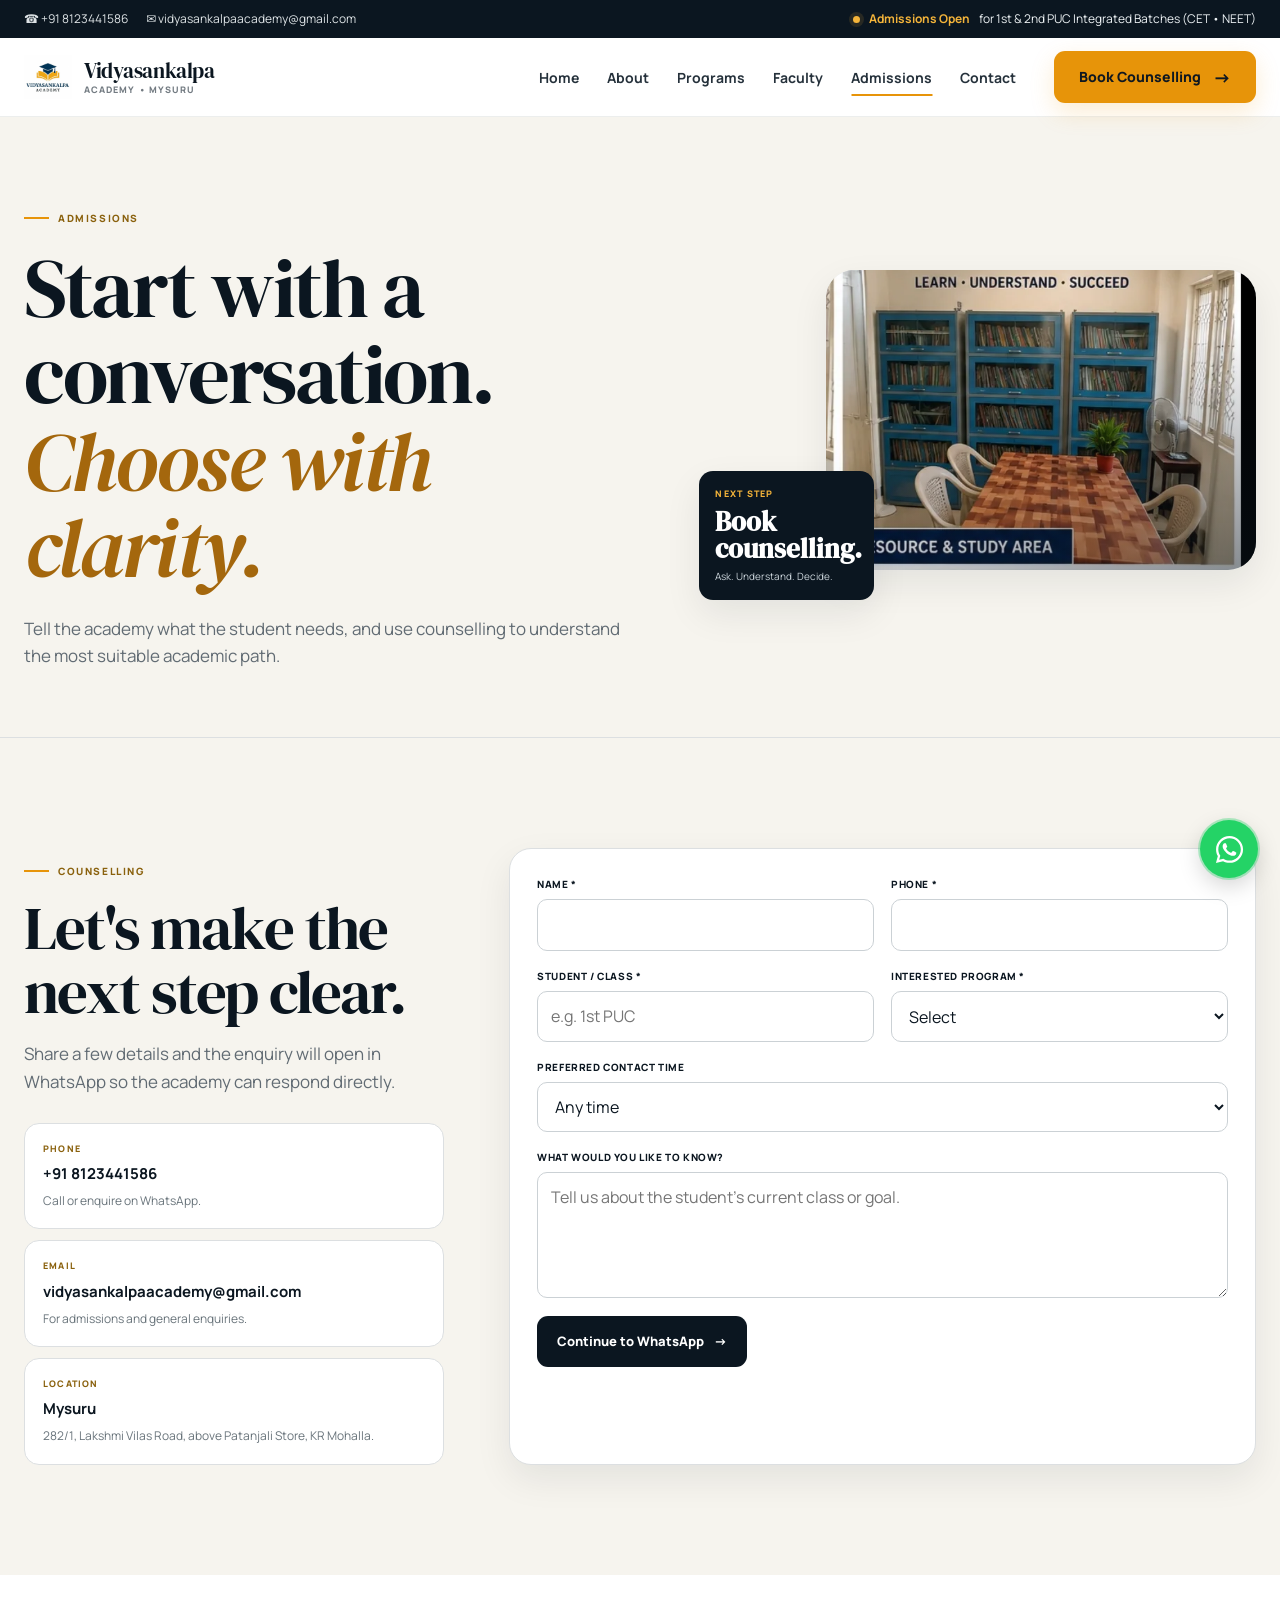
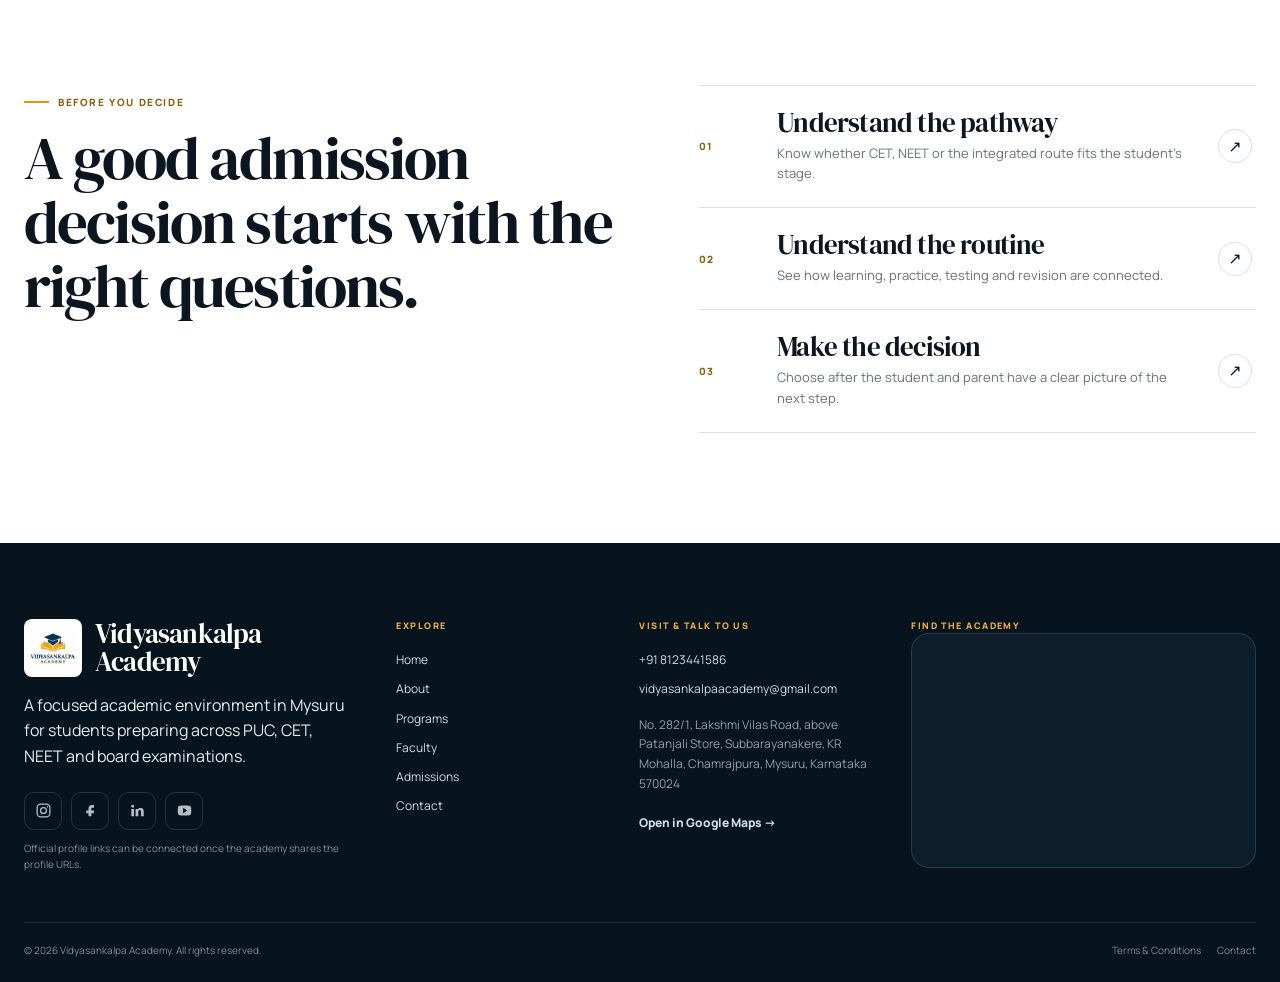
<file: admissions.html>
<!doctype html>
<html lang="en">

<head>
    <meta charset="utf-8">
    <meta name="viewport" content="width=device-width,initial-scale=1">
    <meta name="theme-color" content="#0b1620">
    <title>Admissions | Vidyasankalpa Academy</title>
    <meta name="description"
        content="Book counselling and enquire about PUC, CET, NEET and board-focused preparation at Vidyasankalpa Academy.">
    <link rel="icon" href="favicon.png">
    <link rel="stylesheet" href="css/style.css">
</head>

<body>
    <div class="utility">
        <div class="container">
            <div class="utility-left"><a href="tel:+918123441586">☎ +91 8123441586</a><a
                    href="mailto:vidyasankalpaacademy@gmail.com">✉ vidyasankalpaacademy@gmail.com</a></div>
            <div class="utility-right"><span class="pill"><span class="dot"></span><strong>Admissions Open</strong> for
                    1st &amp; 2nd PUC Integrated Batches (CET • NEET)</span></div>
        </div>
    </div>
    <header class="navbar">
        <div class="container nav-inner"><a class="brand" href="index.html" aria-label="Vidyasankalpa Academy home"><img
                    src="assets/images/logo.webp" alt="Vidyasankalpa Academy logo"><span class="brand-copy"><span
                        class="brand-name">Vidyasankalpa</span><span class="brand-sub">ACADEMY •
                        MYSURU</span></span></a><button class="menu-btn" type="button" aria-label="Open navigation"
                aria-controls="primary-nav" aria-expanded="false"><span></span><span></span><span></span></button>
            <nav class="nav-links" id="primary-nav" aria-label="Primary navigation"><a class=""
                    href="index.html">Home</a><a class="" href="about.html">About</a><a class=""
                    href="programs.html">Programs</a><a class="" href="faculty.html">Faculty</a><a class="active"
                    href="admissions.html" aria-current="page">Admissions</a><a class="" href="contact.html">Contact</a>
            </nav><a class="nav-cta" href="admissions.html#counselling">Book Counselling <span
                    class="arrow">→</span></a>
        </div>
    </header>
    <main id="main">
        <section class="page-hero">
            <div class="container page-hero-grid">
                <div class="reveal">
                    <div class="eyebrow">Admissions</div>
                    <h1>Start with a conversation.<br><em>Choose with clarity.</em></h1>
                    <p class="lead">Tell the academy what the student needs, and use counselling to understand the most
                        suitable academic path.</p>
                </div>
                <div class="page-hero-visual reveal delay-1">
                    <div class="page-frame"><img src="assets/images/library.webp" alt="Vidyasankalpa Academy library"
                            fetchpriority="high"></div>
                    <div class="page-stamp"><small>Next step</small><strong>Book counselling.</strong><span>Ask.
                            Understand. Decide.</span></div>
                </div>
            </div>
        </section>
        <section class="section paper" id="counselling">
            <div class="container form-layout">
                <div class="contact-intro reveal">
                    <div class="eyebrow">Counselling</div>
                    <h2 class="title" style="margin-top:16px">Let's make the next step clear.</h2>
                    <p class="lead">Share a few details and the enquiry will open in WhatsApp so the academy can respond
                        directly.</p>
                    <div class="contact-list">
                        <div class="contact-card"><small>Phone</small><strong>+91 8123441586</strong>
                            <p>Call or enquire on WhatsApp.</p>
                        </div>
                        <div class="contact-card"><small>Email</small><strong>vidyasankalpaacademy@gmail.com</strong>
                            <p>For admissions and general enquiries.</p>
                        </div>
                        <div class="contact-card"><small>Location</small><strong>Mysuru</strong>
                            <p>282/1, Lakshmi Vilas Road, above Patanjali Store, KR Mohalla.</p>
                        </div>
                    </div>
                </div>
                <div class="form-panel reveal delay-1">
                    <form data-counselling-form>
                        <div class="form-grid">
                            <div class="field"><label for="name">Name *</label><input id="name" name="name" required
                                    autocomplete="name"></div>
                            <div class="field"><label for="phone">Phone *</label><input id="phone" name="phone" required
                                    inputmode="tel" autocomplete="tel"></div>
                            <div class="field"><label for="studentClass">Student / Class *</label><input
                                    id="studentClass" name="studentClass" required placeholder="e.g. 1st PUC"></div>
                            <div class="field"><label for="program">Interested Program *</label><select id="program"
                                    name="program" required>
                                    <option value="">Select</option>
                                    <option>CET Preparation</option>
                                    <option>NEET Preparation</option>
                                    <option>PUC Integrated Path</option>
                                    <option>General Counselling</option>
                                </select></div>
                            <div class="field full"><label for="time">Preferred Contact Time</label><select id="time"
                                    name="time">
                                    <option value="">Any time</option>
                                    <option>Morning</option>
                                    <option>Afternoon</option>
                                    <option>Evening</option>
                                </select></div>
                            <div class="field full"><label for="message">What would you like to know?</label><textarea
                                    id="message" name="message"
                                    placeholder="Tell us about the student's current class or goal."></textarea></div>
                        </div>
                        <div class="form-actions"><button class="btn primary" type="submit">Continue to WhatsApp
                                <span>→</span></button><span class="form-message" aria-live="polite"></span></div>
                    </form>
                </div>
            </div>
        </section>
        <section class="section">
            <div class="container method-grid">
                <div class="reveal">
                    <div class="eyebrow">Before you decide</div>
                    <h2 class="title" style="margin-top:16px">A good admission decision starts with the right questions.
                    </h2>
                </div>
                <div class="method-list">
                    <div class="method-step reveal">
                        <div class="method-no">01</div>
                        <div>
                            <h3>Understand the pathway</h3>
                            <p>Know whether CET, NEET or the integrated route fits the student's stage.</p>
                        </div>
                        <div class="method-arrow">↗</div>
                    </div>
                    <div class="method-step reveal delay-1">
                        <div class="method-no">02</div>
                        <div>
                            <h3>Understand the routine</h3>
                            <p>See how learning, practice, testing and revision are connected.</p>
                        </div>
                        <div class="method-arrow">↗</div>
                    </div>
                    <div class="method-step reveal delay-2">
                        <div class="method-no">03</div>
                        <div>
                            <h3>Make the decision</h3>
                            <p>Choose after the student and parent have a clear picture of the next step.</p>
                        </div>
                        <div class="method-arrow">↗</div>
                    </div>
                </div>
            </div>
        </section>
    </main><a class="sr-only" href="#main">Skip to content</a>
    <!-- =========================================================
     WHATSAPP FLOATING BUTTON
========================================================= -->

<a
    href="https://wa.me/918123441586?text=Hello%20Vidyasankalpa%20Academy%2C%20I%20would%20like%20to%20know%20more%20about%20the%20courses."
    class="whatsapp-float"
    target="_blank"
    rel="noopener noreferrer"
    aria-label="Chat with Vidyasankalpa Academy on WhatsApp"
>
    <span class="whatsapp-pulse" aria-hidden="true"></span>

    <svg
        class="whatsapp-icon"
        viewBox="0 0 448 512"
        aria-hidden="true"
        focusable="false"
    >
        <path
            fill="currentColor"
            d="M380.9 97.1C339 55.1 283.2 32 223.9 32c-122.4 0-222 99.6-222 222 0 39.1 10.2 77.3 29.6 111L0 480l117.7-30.9c32.4 17.7 68.9 27 106.1 27h.1c122.3 0 224.1-99.6 224.1-222 0-59.3-25.2-115-67.1-157zm-157 341.6c-33.2 0-65.7-8.9-94-25.7l-6.7-4-69.8 18.3L72 359.2l-4.4-7c-18.5-29.4-28.2-63.3-28.2-98.2 0-101.7 82.8-184.5 184.6-184.5 49.3 0 95.6 19.2 130.4 54.1 34.8 34.9 56.2 81.2 56.1 130.5 0 101.8-84.9 184.6-186.6 184.6zm101.2-138.2c-5.5-2.8-32.8-16.2-37.9-18-5.1-1.9-8.8-2.8-12.5 2.8-3.7 5.6-14.3 18-17.6 21.8-3.2 3.7-6.5 4.2-12 1.4-32.6-16.3-54-29.1-75.5-66-5.7-9.8 5.7-9.1 16.3-30.3 1.8-3.7.9-6.9-.5-9.7-1.4-2.8-12.5-30.1-17.1-41.2-4.5-10.8-9.1-9.3-12.5-9.5-3.2-.2-6.9-.2-10.6-.2-3.7 0-9.7 1.4-14.8 6.9-5.1 5.6-19.4 19-19.4 46.3 0 27.3 19.9 53.7 22.6 57.4 2.8 3.7 39.1 59.7 94.8 83.8 35.2 15.2 49 16.5 66.6 13.9 10.7-1.6 32.8-13.4 37.4-26.4 4.6-13 4.6-24.1 3.2-26.4-1.3-2.5-5-3.9-10.5-6.6z"
        />
    </svg>
</a>


<!-- =========================================================
     BACK TO TOP
========================================================= -->

<button
    type="button"
    class="back-to-top"
    aria-label="Back to top"
    title="Back to top"
>
    <svg
        viewBox="0 0 24 24"
        aria-hidden="true"
        focusable="false"
    >
        <path
            d="M12 19V5M5.5 11.5 12 5l6.5 6.5"
            fill="none"
            stroke="currentColor"
            stroke-width="1.8"
            stroke-linecap="round"
            stroke-linejoin="round"
        />
    </svg>
</button>
    <footer class="site-footer">
        <div class="container">
            <div class="footer-top">
                <div>
                    <div class="footer-brandline"><img src="assets/images/logo.webp" alt="Vidyasankalpa Academy logo">
                        <h2>Vidyasankalpa<br>Academy</h2>
                    </div>
                    <p class="footer-brand">A focused academic environment in Mysuru for students preparing across PUC,
                        CET, NEET and board examinations.</p>
                    <div class="social-row" aria-label="Social media"><a class="social-link placeholder" href=""
                            data-social="" aria-label="Instagram"><svg viewBox="0 0 24 24" aria-hidden="true">
                                <rect x="3" y="3" width="18" height="18" rx="5" fill="none" stroke="currentColor"
                                    stroke-width="1.8" />
                                <circle cx="12" cy="12" r="4.2" fill="none" stroke="currentColor" stroke-width="1.8" />
                                <circle cx="17.5" cy="6.8" r="1.1" />
                            </svg></a><a class="social-link placeholder" href="" data-social=""
                            aria-label="Facebook"><svg viewBox="0 0 24 24" aria-hidden="true">
                                <path
                                    d="M14 8h3V4.5c-.6-.1-1.7-.2-2.9-.2-2.9 0-4.9 1.7-4.9 5v2.8H6v3.8h3.2V20h4v-4.1h3.3l.6-3.8h-3.9V9.7c0-1.1.3-1.7.8-1.7Z" />
                            </svg></a><a class="social-link placeholder" href="" data-social=""
                            aria-label="LinkedIn"><svg viewBox="0 0 24 24" aria-hidden="true">
                                <path
                                    d="M5.2 8.2A2.1 2.1 0 1 0 5.2 4a2.1 2.1 0 0 0 0 4.2ZM3.3 20h3.8V9.8H3.3V20Zm6 0h3.8v-5.7c0-1.5.3-2.9 2.1-2.9 1.8 0 1.8 1.7 1.8 3V20h3.8v-6.3c0-3.1-.7-5.4-4.6-5.4-1.9 0-3.2 1-3.7 1.9h-.1V9.8H9.3V20Z" />
                            </svg></a><a class="social-link placeholder" href="" data-social=""
                            aria-label="YouTube"><svg viewBox="0 0 24 24" aria-hidden="true">
                                <path
                                    d="M21 7.2a2.7 2.7 0 0 0-1.9-1.9C17.5 4.8 12 4.8 12 4.8s-5.5 0-7.1.5A2.7 2.7 0 0 0 3 7.2 28 28 0 0 0 2.5 12c0 2.7.2 4.2.5 4.8a2.7 2.7 0 0 0 1.9 1.9c1.6.5 7.1.5 7.1.5s5.5 0 7.1-.5a2.7 2.7 0 0 0 1.9-1.9c.3-.6.5-2.1.5-4.8s-.2-4.2-.5-4.8ZM10 15.8V8.2l6 3.8-6 3.8Z" />
                            </svg></a></div>
                    <div class="social-note" id="social-note">Official profile links can be connected once the academy
                        shares the profile URLs.</div>
                </div>
                <div>
                    <div class="footer-kicker">Explore</div>
                    <div class="footer-links"><a href="index.html">Home</a><a href="about.html">About</a><a
                            href="programs.html">Programs</a><a href="faculty.html">Faculty</a><a
                            href="admissions.html">Admissions</a><a href="contact.html">Contact</a></div>
                </div>
                <div>
                    <div class="footer-kicker">Visit &amp; talk to us</div>
                    <div class="footer-contact"><a href="tel:+918123441586">+91 8123441586</a><a
                            href="mailto:vidyasankalpaacademy@gmail.com">vidyasankalpaacademy@gmail.com</a>
                        <div class="footer-address">No. 282/1, Lakshmi Vilas Road, above Patanjali Store,
                            Subbarayanakere, KR Mohalla, Chamrajpura, Mysuru, Karnataka 570024</div><a
                            class="footer-map-link" href="https://maps.app.goo.gl/8jszhaU4YjrJFbV76" target="_blank"
                            rel="noopener">Open in Google Maps →</a>
                    </div>
                </div>
                <div>
                    <div class="footer-kicker">Find the academy</div>
                    <div class="footer-map"><iframe title="Vidyasankalpa Academy location map" loading="lazy"
                            src="https://www.google.com/maps?q=12.3062006,76.6497329&z=16&output=embed"
                            allowfullscreen></iframe></div>
                </div>
            </div>
            <div class="footer-bottom"><span>© <span data-year></span> Vidyasankalpa Academy. All rights
                    reserved.</span><span class="footer-bottom-links"><a href="terms.html">Terms &amp; Conditions</a><a
                        href="contact.html">Contact</a></span></div>
        </div>
    </footer>
    <script src="js/site.js"></script>
</body>

</html>
</file>
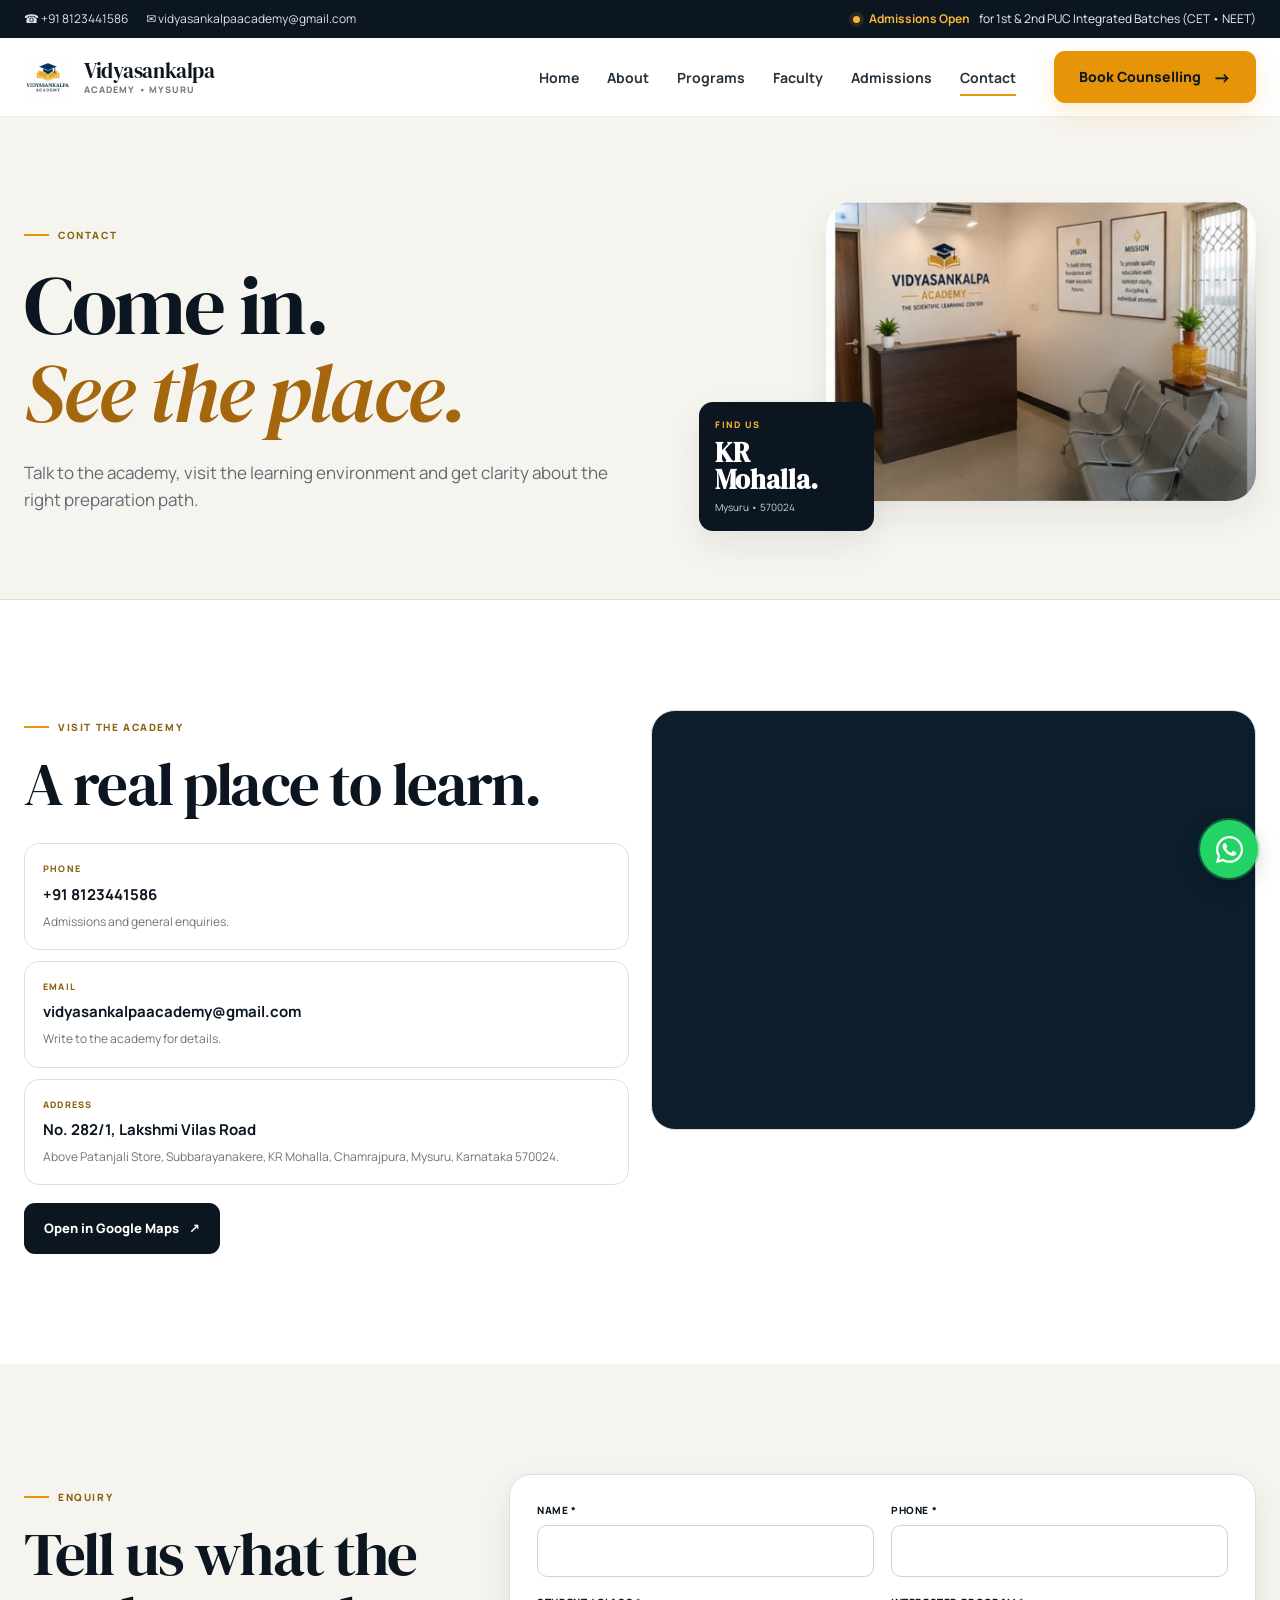
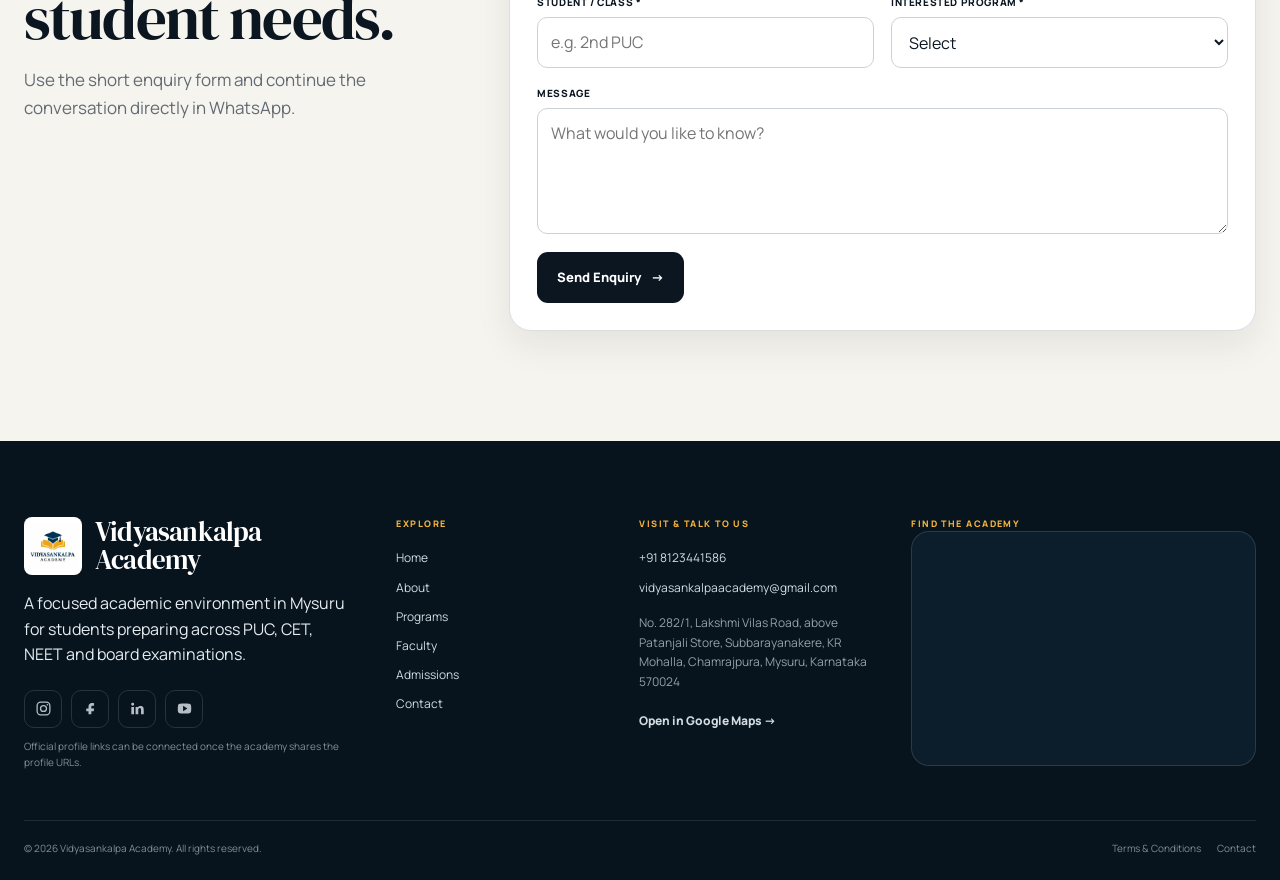
<file: contact.html>
<!doctype html>
<html lang="en">

<head>
    <meta charset="utf-8">
    <meta name="viewport" content="width=device-width,initial-scale=1">
    <meta name="theme-color" content="#0b1620">
    <title>Contact | Vidyasankalpa Academy</title>
    <meta name="description"
        content="Contact Vidyasankalpa Academy in Mysuru, view the location and send an admission enquiry.">
    <link rel="icon" href="favicon.png">
    <link rel="stylesheet" href="css/style.css">
</head>

<body>
    <div class="utility">
        <div class="container">
            <div class="utility-left"><a href="tel:+918123441586">☎ +91 8123441586</a><a
                    href="mailto:vidyasankalpaacademy@gmail.com">✉ vidyasankalpaacademy@gmail.com</a></div>
            <div class="utility-right"><span class="pill"><span class="dot"></span><strong>Admissions Open</strong> for
                    1st &amp; 2nd PUC Integrated Batches (CET • NEET)</span></div>
        </div>
    </div>
    <header class="navbar">
        <div class="container nav-inner"><a class="brand" href="index.html" aria-label="Vidyasankalpa Academy home"><img
                    src="assets/images/logo.webp" alt="Vidyasankalpa Academy logo"><span class="brand-copy"><span
                        class="brand-name">Vidyasankalpa</span><span class="brand-sub">ACADEMY •
                        MYSURU</span></span></a><button class="menu-btn" type="button" aria-label="Open navigation"
                aria-controls="primary-nav" aria-expanded="false"><span></span><span></span><span></span></button>
            <nav class="nav-links" id="primary-nav" aria-label="Primary navigation"><a class=""
                    href="index.html">Home</a><a class="" href="about.html">About</a><a class=""
                    href="programs.html">Programs</a><a class="" href="faculty.html">Faculty</a><a class=""
                    href="admissions.html">Admissions</a><a class="active" href="contact.html"
                    aria-current="page">Contact</a></nav><a class="nav-cta" href="admissions.html#counselling">Book
                Counselling <span class="arrow">→</span></a>
        </div>
    </header>
    <main id="main">
        <section class="page-hero">
            <div class="container page-hero-grid">
                <div class="reveal">
                    <div class="eyebrow">Contact</div>
                    <h1>Come in.<br><em>See the place.</em></h1>
                    <p class="lead">Talk to the academy, visit the learning environment and get clarity about the right
                        preparation path.</p>
                </div>
                <div class="page-hero-visual reveal delay-1">
                    <div class="page-frame"><img src="assets/images/reception.webp"
                            alt="Vidyasankalpa Academy reception" fetchpriority="high"></div>
                    <div class="page-stamp"><small>Find us</small><strong>KR Mohalla.</strong><span>Mysuru •
                            570024</span></div>
                </div>
            </div>
        </section>
        <section class="section">
            <div class="container grid grid-2">
                <div class="reveal">
                    <div class="eyebrow">Visit the academy</div>
                    <h2 class="title" style="margin-top:16px">A real place to learn.</h2>
                    <div class="contact-list">
                        <div class="contact-card"><small>Phone</small><strong><a href="tel:+918123441586">+91
                                    8123441586</a></strong>
                            <p>Admissions and general enquiries.</p>
                        </div>
                        <div class="contact-card"><small>Email</small><strong><a
                                    href="mailto:vidyasankalpaacademy@gmail.com">vidyasankalpaacademy@gmail.com</a></strong>
                            <p>Write to the academy for details.</p>
                        </div>
                        <div class="contact-card"><small>Address</small><strong>No. 282/1, Lakshmi Vilas Road</strong>
                            <p>Above Patanjali Store, Subbarayanakere, KR Mohalla, Chamrajpura, Mysuru, Karnataka
                                570024.</p>
                        </div>
                    </div><a class="btn primary" style="margin-top:18px"
                        href="https://maps.app.goo.gl/8jszhaU4YjrJFbV76" target="_blank" rel="noopener">Open in Google
                        Maps <span>↗</span></a>
                </div>
                <div class="reveal delay-1">
                    <div class="footer-map"
                        style="height:420px;border:1px solid var(--line);border-radius:24px;overflow:hidden"><iframe
                            title="Vidyasankalpa Academy location" loading="lazy"
                            src="https://www.google.com/maps?q=12.3062006,76.6497329&z=16&output=embed"
                            allowfullscreen></iframe></div>
                </div>
            </div>
        </section>
        <section class="section paper">
            <div class="container form-layout">
                <div class="contact-intro reveal">
                    <div class="eyebrow">Enquiry</div>
                    <h2 class="title" style="margin-top:16px">Tell us what the student needs.</h2>
                    <p class="lead">Use the short enquiry form and continue the conversation directly in WhatsApp.</p>
                </div>
                <div class="form-panel reveal delay-1">
                    <form data-counselling-form>
                        <div class="form-grid">
                            <div class="field"><label for="c-name">Name *</label><input id="c-name" name="name" required
                                    autocomplete="name"></div>
                            <div class="field"><label for="c-phone">Phone *</label><input id="c-phone" name="phone"
                                    required inputmode="tel" autocomplete="tel"></div>
                            <div class="field"><label for="c-class">Student / Class *</label><input id="c-class"
                                    name="studentClass" required placeholder="e.g. 2nd PUC"></div>
                            <div class="field"><label for="c-program">Interested Program *</label><select id="c-program"
                                    name="program" required>
                                    <option value="">Select</option>
                                    <option>CET Preparation</option>
                                    <option>NEET Preparation</option>
                                    <option>PUC Integrated Path</option>
                                    <option>General Counselling</option>
                                </select></div>
                            <div class="field full"><label for="c-message">Message</label><textarea id="c-message"
                                    name="message" placeholder="What would you like to know?"></textarea></div>
                        </div>
                        <div class="form-actions"><button class="btn primary" type="submit">Send Enquiry
                                <span>→</span></button><span class="form-message" aria-live="polite"></span></div>
                    </form>
                </div>
            </div>
        </section>
    </main><a class="sr-only" href="#main">Skip to content</a>
    <!-- =========================================================
     WHATSAPP FLOATING BUTTON
========================================================= -->

<a
    href="https://wa.me/918123441586?text=Hello%20Vidyasankalpa%20Academy%2C%20I%20would%20like%20to%20know%20more%20about%20the%20courses."
    class="whatsapp-float"
    target="_blank"
    rel="noopener noreferrer"
    aria-label="Chat with Vidyasankalpa Academy on WhatsApp"
>
    <span class="whatsapp-pulse" aria-hidden="true"></span>

    <svg
        class="whatsapp-icon"
        viewBox="0 0 448 512"
        aria-hidden="true"
        focusable="false"
    >
        <path
            fill="currentColor"
            d="M380.9 97.1C339 55.1 283.2 32 223.9 32c-122.4 0-222 99.6-222 222 0 39.1 10.2 77.3 29.6 111L0 480l117.7-30.9c32.4 17.7 68.9 27 106.1 27h.1c122.3 0 224.1-99.6 224.1-222 0-59.3-25.2-115-67.1-157zm-157 341.6c-33.2 0-65.7-8.9-94-25.7l-6.7-4-69.8 18.3L72 359.2l-4.4-7c-18.5-29.4-28.2-63.3-28.2-98.2 0-101.7 82.8-184.5 184.6-184.5 49.3 0 95.6 19.2 130.4 54.1 34.8 34.9 56.2 81.2 56.1 130.5 0 101.8-84.9 184.6-186.6 184.6zm101.2-138.2c-5.5-2.8-32.8-16.2-37.9-18-5.1-1.9-8.8-2.8-12.5 2.8-3.7 5.6-14.3 18-17.6 21.8-3.2 3.7-6.5 4.2-12 1.4-32.6-16.3-54-29.1-75.5-66-5.7-9.8 5.7-9.1 16.3-30.3 1.8-3.7.9-6.9-.5-9.7-1.4-2.8-12.5-30.1-17.1-41.2-4.5-10.8-9.1-9.3-12.5-9.5-3.2-.2-6.9-.2-10.6-.2-3.7 0-9.7 1.4-14.8 6.9-5.1 5.6-19.4 19-19.4 46.3 0 27.3 19.9 53.7 22.6 57.4 2.8 3.7 39.1 59.7 94.8 83.8 35.2 15.2 49 16.5 66.6 13.9 10.7-1.6 32.8-13.4 37.4-26.4 4.6-13 4.6-24.1 3.2-26.4-1.3-2.5-5-3.9-10.5-6.6z"
        />
    </svg>
</a>


<!-- =========================================================
     BACK TO TOP
========================================================= -->

<button
    type="button"
    class="back-to-top"
    aria-label="Back to top"
    title="Back to top"
>
    <svg
        viewBox="0 0 24 24"
        aria-hidden="true"
        focusable="false"
    >
        <path
            d="M12 19V5M5.5 11.5 12 5l6.5 6.5"
            fill="none"
            stroke="currentColor"
            stroke-width="1.8"
            stroke-linecap="round"
            stroke-linejoin="round"
        />
    </svg>
</button>
    <footer class="site-footer">
        <div class="container">
            <div class="footer-top">
                <div>
                    <div class="footer-brandline"><img src="assets/images/logo.webp" alt="Vidyasankalpa Academy logo">
                        <h2>Vidyasankalpa<br>Academy</h2>
                    </div>
                    <p class="footer-brand">A focused academic environment in Mysuru for students preparing across PUC,
                        CET, NEET and board examinations.</p>
                    <div class="social-row" aria-label="Social media"><a class="social-link placeholder" href=""
                            data-social="" aria-label="Instagram"><svg viewBox="0 0 24 24" aria-hidden="true">
                                <rect x="3" y="3" width="18" height="18" rx="5" fill="none" stroke="currentColor"
                                    stroke-width="1.8" />
                                <circle cx="12" cy="12" r="4.2" fill="none" stroke="currentColor" stroke-width="1.8" />
                                <circle cx="17.5" cy="6.8" r="1.1" />
                            </svg></a><a class="social-link placeholder" href="" data-social=""
                            aria-label="Facebook"><svg viewBox="0 0 24 24" aria-hidden="true">
                                <path
                                    d="M14 8h3V4.5c-.6-.1-1.7-.2-2.9-.2-2.9 0-4.9 1.7-4.9 5v2.8H6v3.8h3.2V20h4v-4.1h3.3l.6-3.8h-3.9V9.7c0-1.1.3-1.7.8-1.7Z" />
                            </svg></a><a class="social-link placeholder" href="" data-social=""
                            aria-label="LinkedIn"><svg viewBox="0 0 24 24" aria-hidden="true">
                                <path
                                    d="M5.2 8.2A2.1 2.1 0 1 0 5.2 4a2.1 2.1 0 0 0 0 4.2ZM3.3 20h3.8V9.8H3.3V20Zm6 0h3.8v-5.7c0-1.5.3-2.9 2.1-2.9 1.8 0 1.8 1.7 1.8 3V20h3.8v-6.3c0-3.1-.7-5.4-4.6-5.4-1.9 0-3.2 1-3.7 1.9h-.1V9.8H9.3V20Z" />
                            </svg></a><a class="social-link placeholder" href="" data-social=""
                            aria-label="YouTube"><svg viewBox="0 0 24 24" aria-hidden="true">
                                <path
                                    d="M21 7.2a2.7 2.7 0 0 0-1.9-1.9C17.5 4.8 12 4.8 12 4.8s-5.5 0-7.1.5A2.7 2.7 0 0 0 3 7.2 28 28 0 0 0 2.5 12c0 2.7.2 4.2.5 4.8a2.7 2.7 0 0 0 1.9 1.9c1.6.5 7.1.5 7.1.5s5.5 0 7.1-.5a2.7 2.7 0 0 0 1.9-1.9c.3-.6.5-2.1.5-4.8s-.2-4.2-.5-4.8ZM10 15.8V8.2l6 3.8-6 3.8Z" />
                            </svg></a></div>
                    <div class="social-note" id="social-note">Official profile links can be connected once the academy
                        shares the profile URLs.</div>
                </div>
                <div>
                    <div class="footer-kicker">Explore</div>
                    <div class="footer-links"><a href="index.html">Home</a><a href="about.html">About</a><a
                            href="programs.html">Programs</a><a href="faculty.html">Faculty</a><a
                            href="admissions.html">Admissions</a><a href="contact.html">Contact</a></div>
                </div>
                <div>
                    <div class="footer-kicker">Visit &amp; talk to us</div>
                    <div class="footer-contact"><a href="tel:+918123441586">+91 8123441586</a><a
                            href="mailto:vidyasankalpaacademy@gmail.com">vidyasankalpaacademy@gmail.com</a>
                        <div class="footer-address">No. 282/1, Lakshmi Vilas Road, above Patanjali Store,
                            Subbarayanakere, KR Mohalla, Chamrajpura, Mysuru, Karnataka 570024</div><a
                            class="footer-map-link" href="https://maps.app.goo.gl/8jszhaU4YjrJFbV76" target="_blank"
                            rel="noopener">Open in Google Maps →</a>
                    </div>
                </div>
                <div>
                    <div class="footer-kicker">Find the academy</div>
                    <div class="footer-map"><iframe title="Vidyasankalpa Academy location map" loading="lazy"
                            src="https://www.google.com/maps?q=12.3062006,76.6497329&z=16&output=embed"
                            allowfullscreen></iframe></div>
                </div>
            </div>
            <div class="footer-bottom"><span>© <span data-year></span> Vidyasankalpa Academy. All rights
                    reserved.</span><span class="footer-bottom-links"><a href="terms.html">Terms &amp; Conditions</a><a
                        href="contact.html">Contact</a></span></div>
        </div>
    </footer>
    <script src="js/site.js"></script>
</body>

</html>
</file>
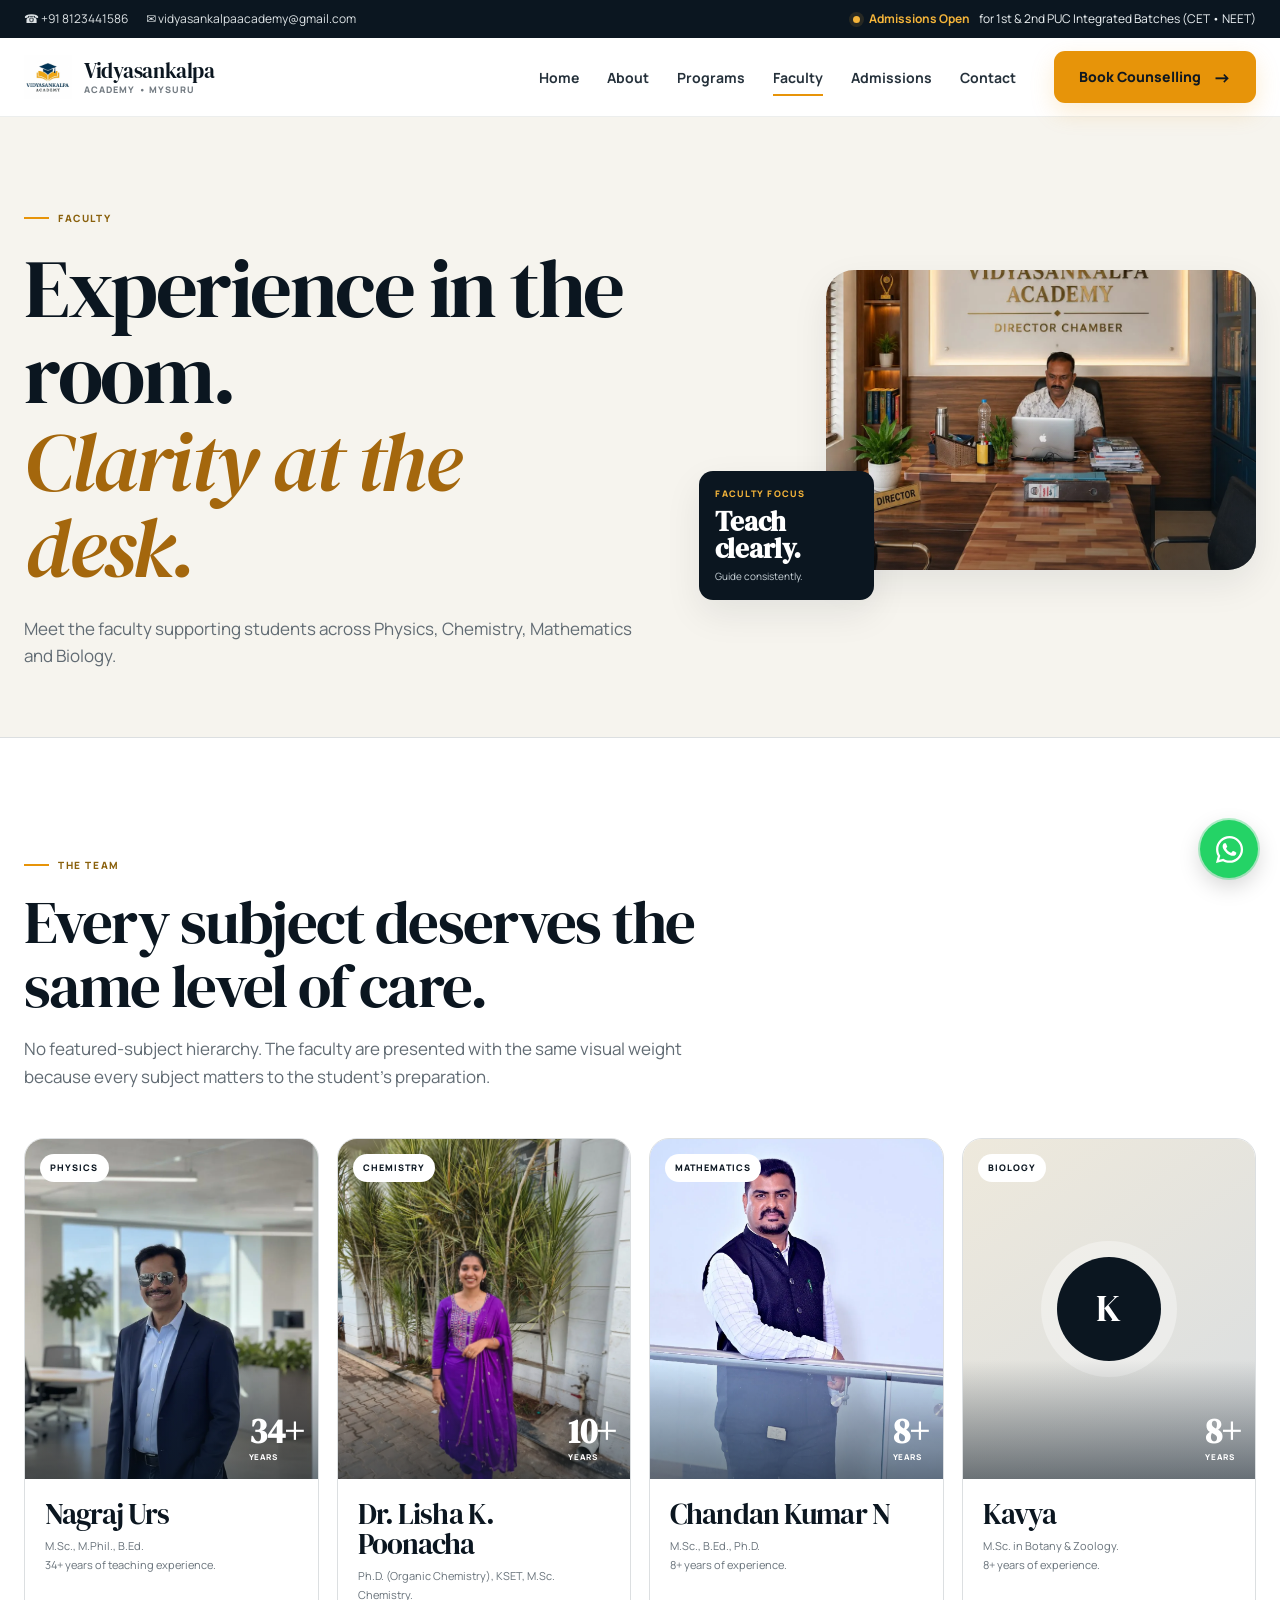
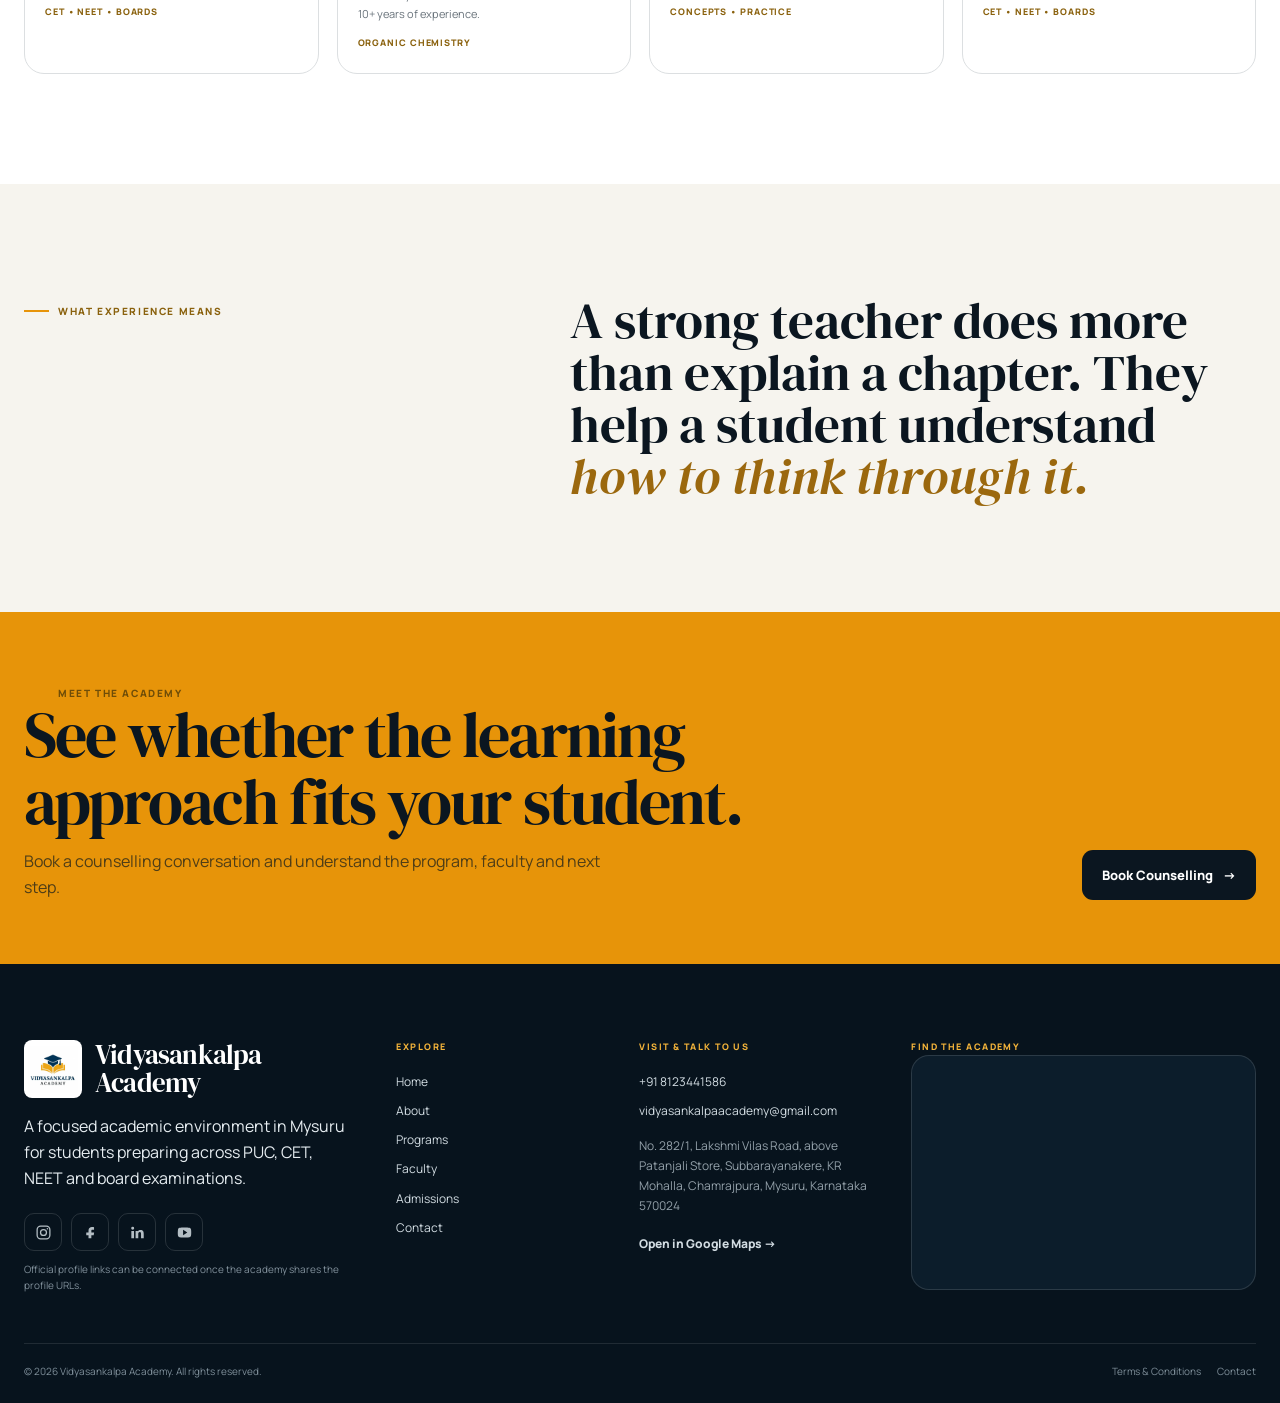
<file: faculty.html>
<!doctype html>
<html lang="en">

<head>
    <meta charset="utf-8">
    <meta name="viewport" content="width=device-width,initial-scale=1">
    <meta name="theme-color" content="#0b1620">
    <title>Faculty | Vidyasankalpa Academy</title>
    <meta name="description"
        content="Meet the experienced Physics, Chemistry, Mathematics and Biology faculty at Vidyasankalpa Academy.">
    <link rel="icon" href="favicon.png">
    <link rel="stylesheet" href="css/style.css">
</head>

<body>
    <div class="utility">
        <div class="container">
            <div class="utility-left"><a href="tel:+918123441586">☎ +91 8123441586</a><a
                    href="mailto:vidyasankalpaacademy@gmail.com">✉ vidyasankalpaacademy@gmail.com</a></div>
            <div class="utility-right"><span class="pill"><span class="dot"></span><strong>Admissions Open</strong> for
                    1st &amp; 2nd PUC Integrated Batches (CET • NEET)</span></div>
        </div>
    </div>
    <header class="navbar">
        <div class="container nav-inner"><a class="brand" href="index.html" aria-label="Vidyasankalpa Academy home"><img
                    src="assets/images/logo.webp" alt="Vidyasankalpa Academy logo"><span class="brand-copy"><span
                        class="brand-name">Vidyasankalpa</span><span class="brand-sub">ACADEMY •
                        MYSURU</span></span></a><button class="menu-btn" type="button" aria-label="Open navigation"
                aria-controls="primary-nav" aria-expanded="false"><span></span><span></span><span></span></button>
            <nav class="nav-links" id="primary-nav" aria-label="Primary navigation"><a class=""
                    href="index.html">Home</a><a class="" href="about.html">About</a><a class=""
                    href="programs.html">Programs</a><a class="active" href="faculty.html"
                    aria-current="page">Faculty</a><a class="" href="admissions.html">Admissions</a><a class=""
                    href="contact.html">Contact</a></nav><a class="nav-cta" href="admissions.html#counselling">Book
                Counselling <span class="arrow">→</span></a>
        </div>
    </header>
    <main id="main">
        <section class="page-hero">
            <div class="container page-hero-grid">
                <div class="reveal">
                    <div class="eyebrow">Faculty</div>
                    <h1>Experience in the room.<br><em>Clarity at the desk.</em></h1>
                    <p class="lead">Meet the faculty supporting students across Physics, Chemistry, Mathematics and
                        Biology.</p>
                </div>
                <div class="page-hero-visual reveal delay-1">
                    <div class="page-frame"><img src="assets/images/chamber.webp" alt="Vidyasankalpa Academy chamber"
                            fetchpriority="high"></div>
                    <div class="page-stamp"><small>Faculty focus</small><strong>Teach clearly.</strong><span>Guide
                            consistently.</span></div>
                </div>
            </div>
        </section>
        <section class="section">
            <div class="container">
                <div class="section-head">
                    <div class="copy reveal">
                        <div class="eyebrow">The team</div>
                        <h2 class="title" style="margin-top:16px">Every subject deserves the same level of care.</h2>
                        <p class="lead">No featured-subject hierarchy. The faculty are presented with the same visual
                            weight because every subject matters to the student's preparation.</p>
                    </div>
                </div>
                <div class="faculty-grid">
                    <article class="faculty-card reveal">
                        <div class="faculty-photo"><img src="assets/images/physics-faculty.webp"
                                alt="Nagraj Urs, Physics faculty" loading="lazy"><span
                                class="faculty-subject">Physics</span>
                            <div class="faculty-experience"><strong>34+</strong><span>Years</span></div>
                        </div>
                        <div class="faculty-body">
                            <h3>Nagraj Urs</h3>
                            <p class="faculty-qual">M.Sc., M.Phil., B.Ed.<br>34+ years of teaching experience.</p>
                            <div class="faculty-focus">CET • NEET • Boards</div>
                        </div>
                    </article>
                    <article class="faculty-card reveal delay-1">
                        <div class="faculty-photo"><img src="assets/images/chemistry-faculty.webp"
                                alt="Dr. Lisha K. Poonacha, Chemistry faculty" loading="lazy"><span
                                class="faculty-subject">Chemistry</span>
                            <div class="faculty-experience"><strong>10+</strong><span>Years</span></div>
                        </div>
                        <div class="faculty-body">
                            <h3>Dr. Lisha K. Poonacha</h3>
                            <p class="faculty-qual">Ph.D. (Organic Chemistry), KSET, M.Sc. Chemistry.<br>10+ years of
                                experience.</p>
                            <div class="faculty-focus">Organic Chemistry</div>
                        </div>
                    </article>
                    <article class="faculty-card reveal delay-2">
                        <div class="faculty-photo"><img src="assets/images/maths-faculty.webp"
                                alt="Chandan Kumar N, Mathematics faculty" loading="lazy"><span
                                class="faculty-subject">Mathematics</span>
                            <div class="faculty-experience"><strong>8+</strong><span>Years</span></div>
                        </div>
                        <div class="faculty-body">
                            <h3>Chandan Kumar N</h3>
                            <p class="faculty-qual">M.Sc., B.Ed., Ph.D.<br>8+ years of experience.</p>
                            <div class="faculty-focus">Concepts • Practice</div>
                        </div>
                    </article>
                    <article class="faculty-card reveal delay-3">
                        <div class="faculty-photo">
                            <div class="faculty-missing">
                                <div class="monogram">K</div>
                            </div><span class="faculty-subject">Biology</span>
                            <div class="faculty-experience"><strong>8+</strong><span>Years</span></div>
                        </div>
                        <div class="faculty-body">
                            <h3>Kavya</h3>
                            <p class="faculty-qual">M.Sc. in Botany &amp; Zoology.<br>8+ years of experience.</p>
                            <div class="faculty-focus">CET • NEET • Boards</div>
                        </div>
                    </article>
                </div>
            </div>
        </section>
        <section class="section paper">
            <div class="container proof-layout">
                <div class="reveal">
                    <div class="eyebrow">What experience means</div>
                </div>
                <div>
                    <div class="quote reveal">A strong teacher does more than explain a chapter. They help a student
                        understand <em>how to think through it.</em></div>
                </div>
            </div>
        </section>
        <section class="cta-band">
            <div class="container">
                <div>
                    <div class="eyebrow">Meet the academy</div>
                    <h2>See whether the learning approach fits your student.</h2>
                    <p>Book a counselling conversation and understand the program, faculty and next step.</p>
                </div><a class="btn" href="admissions.html#counselling">Book Counselling <span>→</span></a>
            </div>
        </section>
    </main><a class="sr-only" href="#main">Skip to content</a>
    <!-- =========================================================
     WHATSAPP FLOATING BUTTON
========================================================= -->

<a
    href="https://wa.me/918123441586?text=Hello%20Vidyasankalpa%20Academy%2C%20I%20would%20like%20to%20know%20more%20about%20the%20courses."
    class="whatsapp-float"
    target="_blank"
    rel="noopener noreferrer"
    aria-label="Chat with Vidyasankalpa Academy on WhatsApp"
>
    <span class="whatsapp-pulse" aria-hidden="true"></span>

    <svg
        class="whatsapp-icon"
        viewBox="0 0 448 512"
        aria-hidden="true"
        focusable="false"
    >
        <path
            fill="currentColor"
            d="M380.9 97.1C339 55.1 283.2 32 223.9 32c-122.4 0-222 99.6-222 222 0 39.1 10.2 77.3 29.6 111L0 480l117.7-30.9c32.4 17.7 68.9 27 106.1 27h.1c122.3 0 224.1-99.6 224.1-222 0-59.3-25.2-115-67.1-157zm-157 341.6c-33.2 0-65.7-8.9-94-25.7l-6.7-4-69.8 18.3L72 359.2l-4.4-7c-18.5-29.4-28.2-63.3-28.2-98.2 0-101.7 82.8-184.5 184.6-184.5 49.3 0 95.6 19.2 130.4 54.1 34.8 34.9 56.2 81.2 56.1 130.5 0 101.8-84.9 184.6-186.6 184.6zm101.2-138.2c-5.5-2.8-32.8-16.2-37.9-18-5.1-1.9-8.8-2.8-12.5 2.8-3.7 5.6-14.3 18-17.6 21.8-3.2 3.7-6.5 4.2-12 1.4-32.6-16.3-54-29.1-75.5-66-5.7-9.8 5.7-9.1 16.3-30.3 1.8-3.7.9-6.9-.5-9.7-1.4-2.8-12.5-30.1-17.1-41.2-4.5-10.8-9.1-9.3-12.5-9.5-3.2-.2-6.9-.2-10.6-.2-3.7 0-9.7 1.4-14.8 6.9-5.1 5.6-19.4 19-19.4 46.3 0 27.3 19.9 53.7 22.6 57.4 2.8 3.7 39.1 59.7 94.8 83.8 35.2 15.2 49 16.5 66.6 13.9 10.7-1.6 32.8-13.4 37.4-26.4 4.6-13 4.6-24.1 3.2-26.4-1.3-2.5-5-3.9-10.5-6.6z"
        />
    </svg>
</a>


<!-- =========================================================
     BACK TO TOP
========================================================= -->

<button
    type="button"
    class="back-to-top"
    aria-label="Back to top"
    title="Back to top"
>
    <svg
        viewBox="0 0 24 24"
        aria-hidden="true"
        focusable="false"
    >
        <path
            d="M12 19V5M5.5 11.5 12 5l6.5 6.5"
            fill="none"
            stroke="currentColor"
            stroke-width="1.8"
            stroke-linecap="round"
            stroke-linejoin="round"
        />
    </svg>
</button>
    <footer class="site-footer">
        <div class="container">
            <div class="footer-top">
                <div>
                    <div class="footer-brandline"><img src="assets/images/logo.webp" alt="Vidyasankalpa Academy logo">
                        <h2>Vidyasankalpa<br>Academy</h2>
                    </div>
                    <p class="footer-brand">A focused academic environment in Mysuru for students preparing across PUC,
                        CET, NEET and board examinations.</p>
                    <div class="social-row" aria-label="Social media"><a class="social-link placeholder" href=""
                            data-social="" aria-label="Instagram"><svg viewBox="0 0 24 24" aria-hidden="true">
                                <rect x="3" y="3" width="18" height="18" rx="5" fill="none" stroke="currentColor"
                                    stroke-width="1.8" />
                                <circle cx="12" cy="12" r="4.2" fill="none" stroke="currentColor" stroke-width="1.8" />
                                <circle cx="17.5" cy="6.8" r="1.1" />
                            </svg></a><a class="social-link placeholder" href="" data-social=""
                            aria-label="Facebook"><svg viewBox="0 0 24 24" aria-hidden="true">
                                <path
                                    d="M14 8h3V4.5c-.6-.1-1.7-.2-2.9-.2-2.9 0-4.9 1.7-4.9 5v2.8H6v3.8h3.2V20h4v-4.1h3.3l.6-3.8h-3.9V9.7c0-1.1.3-1.7.8-1.7Z" />
                            </svg></a><a class="social-link placeholder" href="" data-social=""
                            aria-label="LinkedIn"><svg viewBox="0 0 24 24" aria-hidden="true">
                                <path
                                    d="M5.2 8.2A2.1 2.1 0 1 0 5.2 4a2.1 2.1 0 0 0 0 4.2ZM3.3 20h3.8V9.8H3.3V20Zm6 0h3.8v-5.7c0-1.5.3-2.9 2.1-2.9 1.8 0 1.8 1.7 1.8 3V20h3.8v-6.3c0-3.1-.7-5.4-4.6-5.4-1.9 0-3.2 1-3.7 1.9h-.1V9.8H9.3V20Z" />
                            </svg></a><a class="social-link placeholder" href="" data-social=""
                            aria-label="YouTube"><svg viewBox="0 0 24 24" aria-hidden="true">
                                <path
                                    d="M21 7.2a2.7 2.7 0 0 0-1.9-1.9C17.5 4.8 12 4.8 12 4.8s-5.5 0-7.1.5A2.7 2.7 0 0 0 3 7.2 28 28 0 0 0 2.5 12c0 2.7.2 4.2.5 4.8a2.7 2.7 0 0 0 1.9 1.9c1.6.5 7.1.5 7.1.5s5.5 0 7.1-.5a2.7 2.7 0 0 0 1.9-1.9c.3-.6.5-2.1.5-4.8s-.2-4.2-.5-4.8ZM10 15.8V8.2l6 3.8-6 3.8Z" />
                            </svg></a></div>
                    <div class="social-note" id="social-note">Official profile links can be connected once the academy
                        shares the profile URLs.</div>
                </div>
                <div>
                    <div class="footer-kicker">Explore</div>
                    <div class="footer-links"><a href="index.html">Home</a><a href="about.html">About</a><a
                            href="programs.html">Programs</a><a href="faculty.html">Faculty</a><a
                            href="admissions.html">Admissions</a><a href="contact.html">Contact</a></div>
                </div>
                <div>
                    <div class="footer-kicker">Visit &amp; talk to us</div>
                    <div class="footer-contact"><a href="tel:+918123441586">+91 8123441586</a><a
                            href="mailto:vidyasankalpaacademy@gmail.com">vidyasankalpaacademy@gmail.com</a>
                        <div class="footer-address">No. 282/1, Lakshmi Vilas Road, above Patanjali Store,
                            Subbarayanakere, KR Mohalla, Chamrajpura, Mysuru, Karnataka 570024</div><a
                            class="footer-map-link" href="https://maps.app.goo.gl/8jszhaU4YjrJFbV76" target="_blank"
                            rel="noopener">Open in Google Maps →</a>
                    </div>
                </div>
                <div>
                    <div class="footer-kicker">Find the academy</div>
                    <div class="footer-map"><iframe title="Vidyasankalpa Academy location map" loading="lazy"
                            src="https://www.google.com/maps?q=12.3062006,76.6497329&z=16&output=embed"
                            allowfullscreen></iframe></div>
                </div>
            </div>
            <div class="footer-bottom"><span>© <span data-year></span> Vidyasankalpa Academy. All rights
                    reserved.</span><span class="footer-bottom-links"><a href="terms.html">Terms &amp; Conditions</a><a
                        href="contact.html">Contact</a></span></div>
        </div>
    </footer>
    <script src="js/site.js"></script>
</body>

</html>
</file>
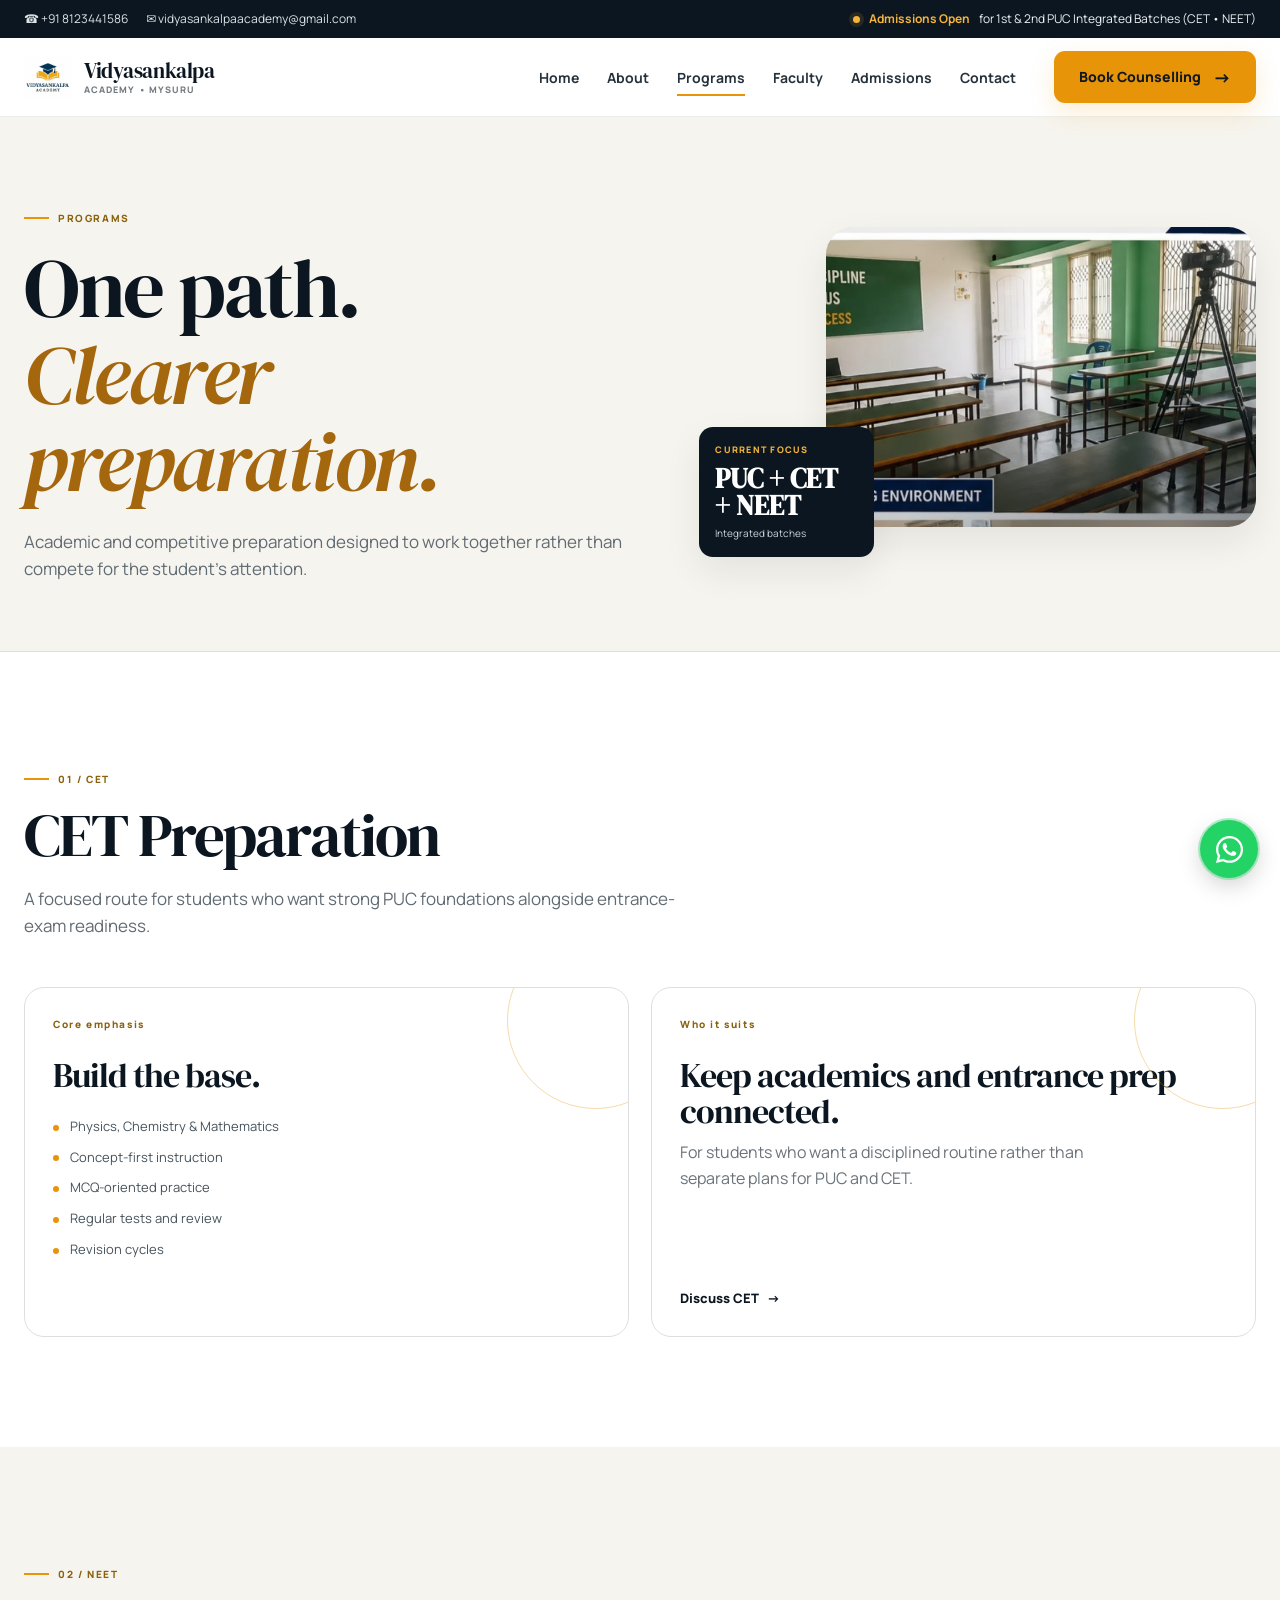
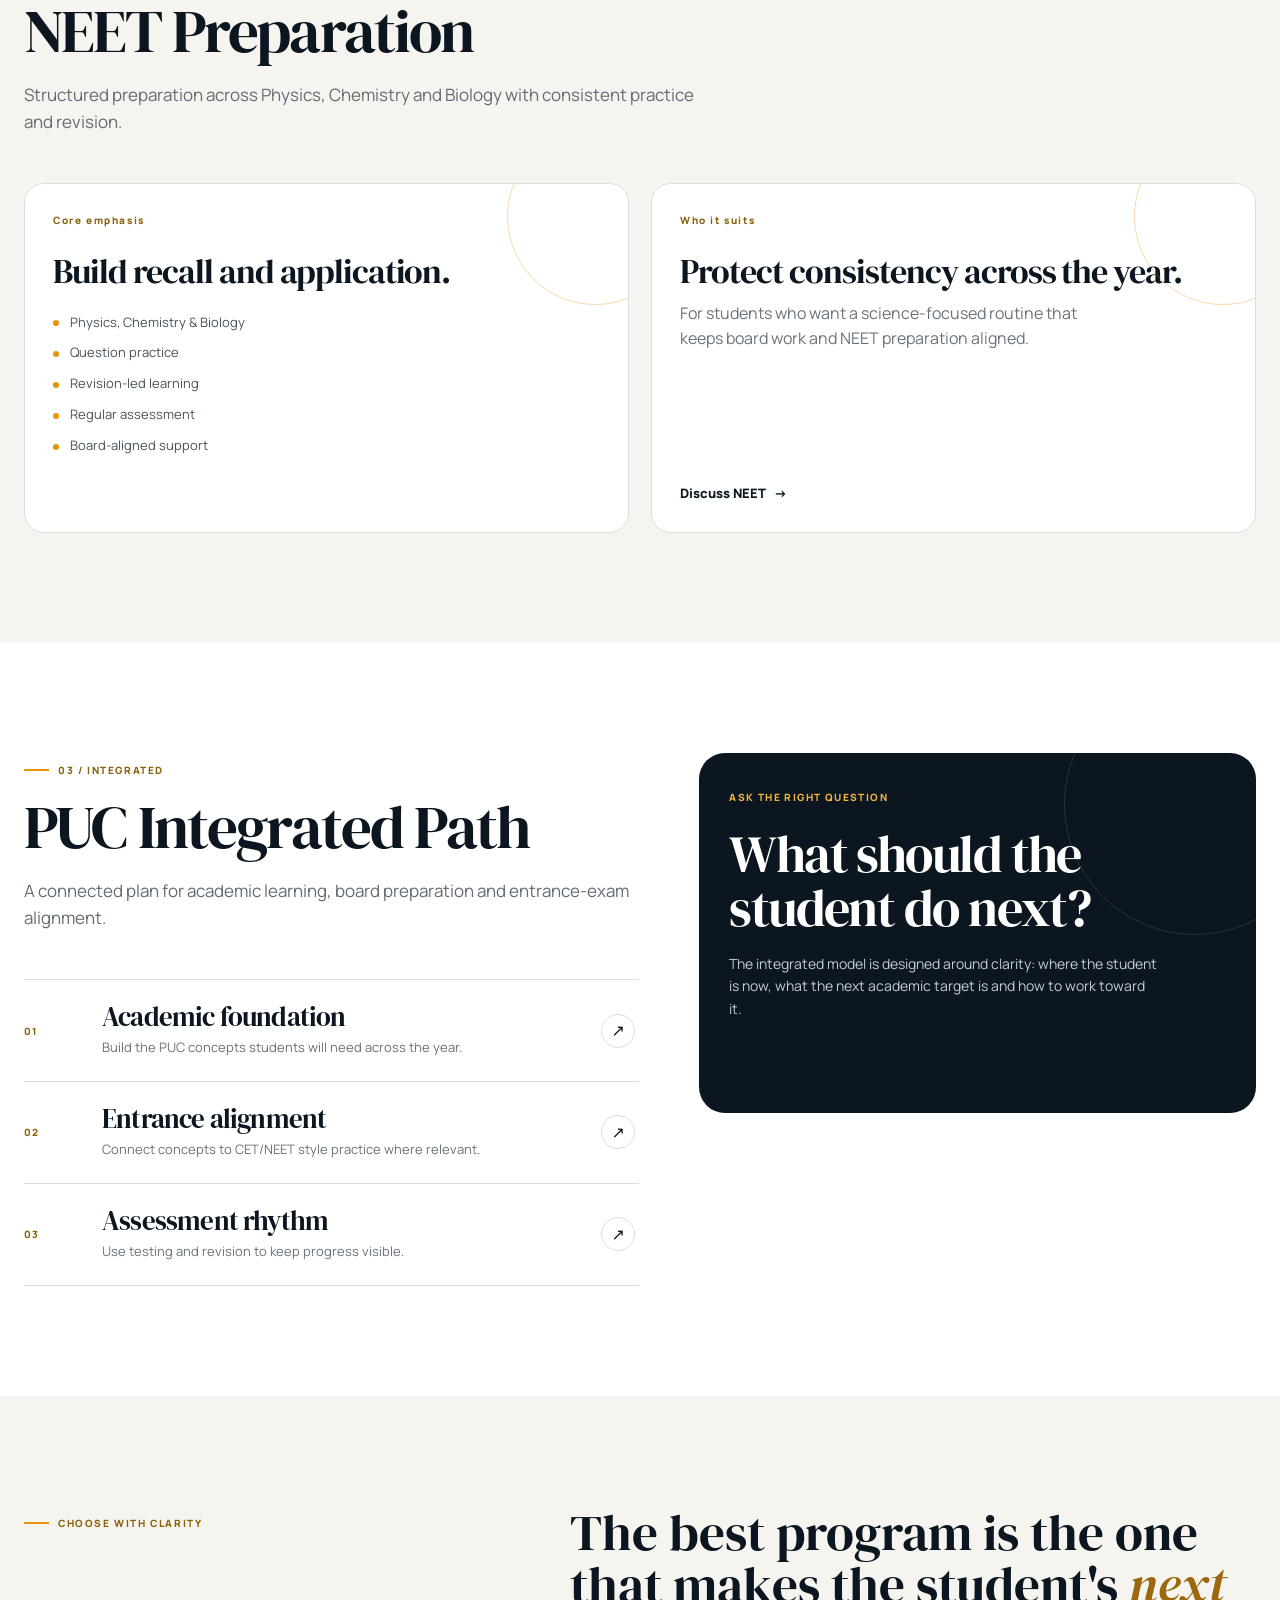
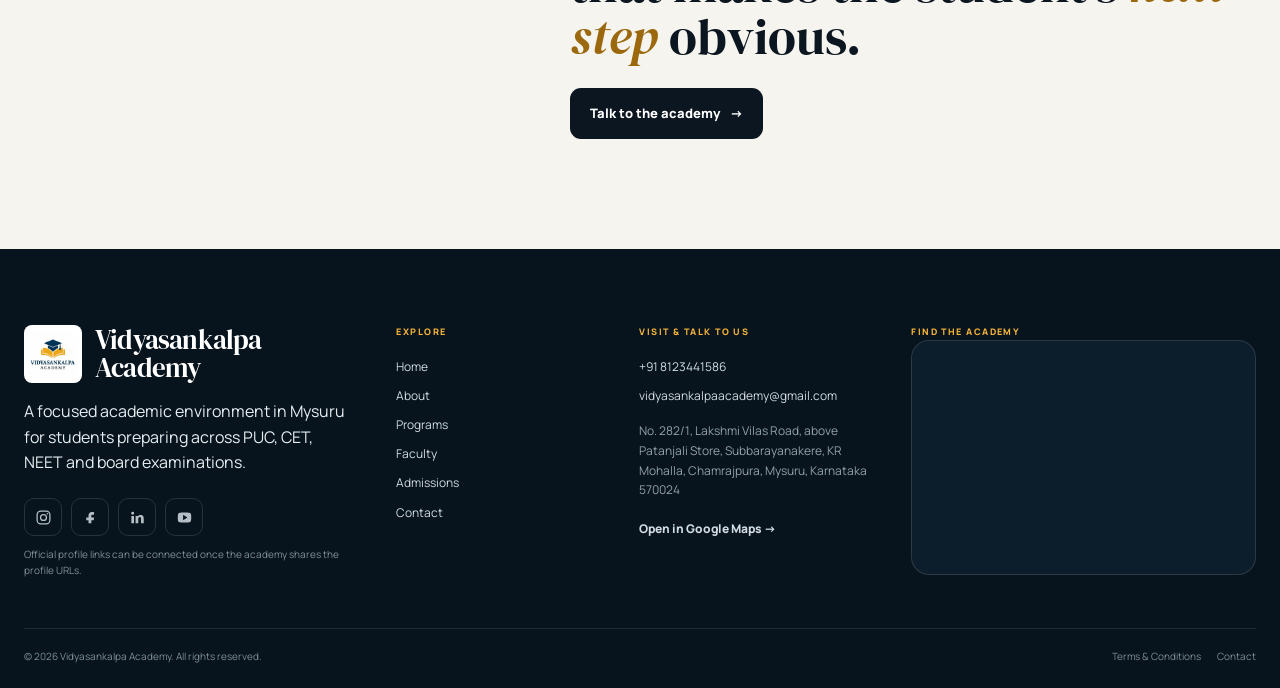
<file: programs.html>
<!doctype html>
<html lang="en">

<head>
    <meta charset="utf-8">
    <meta name="viewport" content="width=device-width,initial-scale=1">
    <meta name="theme-color" content="#0b1620">
    <title>Programs | Vidyasankalpa Academy</title>
    <meta name="description"
        content="Explore CET, NEET and PUC Integrated preparation pathways at Vidyasankalpa Academy in Mysuru.">
    <link rel="icon" href="favicon.png">
    <link rel="stylesheet" href="css/style.css">
</head>

<body>
    <div class="utility">
        <div class="container">
            <div class="utility-left"><a href="tel:+918123441586">☎ +91 8123441586</a><a
                    href="mailto:vidyasankalpaacademy@gmail.com">✉ vidyasankalpaacademy@gmail.com</a></div>
            <div class="utility-right"><span class="pill"><span class="dot"></span><strong>Admissions Open</strong> for
                    1st &amp; 2nd PUC Integrated Batches (CET • NEET)</span></div>
        </div>
    </div>
    <header class="navbar">
        <div class="container nav-inner"><a class="brand" href="index.html" aria-label="Vidyasankalpa Academy home"><img
                    src="assets/images/logo.webp" alt="Vidyasankalpa Academy logo"><span class="brand-copy"><span
                        class="brand-name">Vidyasankalpa</span><span class="brand-sub">ACADEMY •
                        MYSURU</span></span></a><button class="menu-btn" type="button" aria-label="Open navigation"
                aria-controls="primary-nav" aria-expanded="false"><span></span><span></span><span></span></button>
            <nav class="nav-links" id="primary-nav" aria-label="Primary navigation"><a class=""
                    href="index.html">Home</a><a class="" href="about.html">About</a><a class="active"
                    href="programs.html" aria-current="page">Programs</a><a class="" href="faculty.html">Faculty</a><a
                    class="" href="admissions.html">Admissions</a><a class="" href="contact.html">Contact</a></nav><a
                class="nav-cta" href="admissions.html#counselling">Book Counselling <span class="arrow">→</span></a>
        </div>
    </header>
    <main id="main">
        <section class="page-hero">
            <div class="container page-hero-grid">
                <div class="reveal">
                    <div class="eyebrow">Programs</div>
                    <h1>One path.<br><em>Clearer preparation.</em></h1>
                    <p class="lead">Academic and competitive preparation designed to work together rather than compete
                        for the student's attention.</p>
                </div>
                <div class="page-hero-visual reveal delay-1">
                    <div class="page-frame"><img src="assets/images/classroom.webp"
                            alt="Vidyasankalpa Academy classroom" fetchpriority="high"></div>
                    <div class="page-stamp"><small>Current focus</small><strong>PUC + CET +
                            NEET</strong><span>Integrated batches</span></div>
                </div>
            </div>
        </section>
        <section class="section" id="cet">
            <div class="container">
                <div class="section-head">
                    <div class="copy reveal">
                        <div class="eyebrow">01 / CET</div>
                        <h2 class="title" style="margin-top:16px">CET Preparation</h2>
                        <p class="lead">A focused route for students who want strong PUC foundations alongside
                            entrance-exam readiness.</p>
                    </div>
                </div>
                <div class="grid grid-2">
                    <div class="program-card reveal">
                        <div>
                            <div class="program-no">Core emphasis</div>
                            <h3>Build the base.</h3>
                            <ul class="program-list">
                                <li>Physics, Chemistry &amp; Mathematics</li>
                                <li>Concept-first instruction</li>
                                <li>MCQ-oriented practice</li>
                                <li>Regular tests and review</li>
                                <li>Revision cycles</li>
                            </ul>
                        </div>
                    </div>
                    <div class="program-card reveal delay-1">
                        <div>
                            <div class="program-no">Who it suits</div>
                            <h3>Keep academics and entrance prep connected.</h3>
                            <p>For students who want a disciplined routine rather than separate plans for PUC and CET.
                            </p>
                        </div><a class="text-link" href="admissions.html#counselling">Discuss CET <span
                                class="arrow">→</span></a>
                    </div>
                </div>
            </div>
        </section>
        <section class="section paper" id="neet">
            <div class="container">
                <div class="section-head">
                    <div class="copy reveal">
                        <div class="eyebrow">02 / NEET</div>
                        <h2 class="title" style="margin-top:16px">NEET Preparation</h2>
                        <p class="lead">Structured preparation across Physics, Chemistry and Biology with consistent
                            practice and revision.</p>
                    </div>
                </div>
                <div class="grid grid-2">
                    <div class="program-card reveal">
                        <div>
                            <div class="program-no">Core emphasis</div>
                            <h3>Build recall and application.</h3>
                            <ul class="program-list">
                                <li>Physics, Chemistry &amp; Biology</li>
                                <li>Question practice</li>
                                <li>Revision-led learning</li>
                                <li>Regular assessment</li>
                                <li>Board-aligned support</li>
                            </ul>
                        </div>
                    </div>
                    <div class="program-card reveal delay-1">
                        <div>
                            <div class="program-no">Who it suits</div>
                            <h3>Protect consistency across the year.</h3>
                            <p>For students who want a science-focused routine that keeps board work and NEET
                                preparation aligned.</p>
                        </div><a class="text-link" href="admissions.html#counselling">Discuss NEET <span
                                class="arrow">→</span></a>
                    </div>
                </div>
            </div>
        </section>
        <section class="section" id="integrated">
            <div class="container method-grid">
                <div>
                    <div class="section-head">
                        <div class="copy reveal">
                            <div class="eyebrow">03 / Integrated</div>
                            <h2 class="title" style="margin-top:16px">PUC Integrated Path</h2>
                            <p class="lead">A connected plan for academic learning, board preparation and entrance-exam
                                alignment.</p>
                        </div>
                    </div>
                    <div class="method-list">
                        <div class="method-step reveal">
                            <div class="method-no">01</div>
                            <div>
                                <h3>Academic foundation</h3>
                                <p>Build the PUC concepts students will need across the year.</p>
                            </div>
                            <div class="method-arrow">↗</div>
                        </div>
                        <div class="method-step reveal delay-1">
                            <div class="method-no">02</div>
                            <div>
                                <h3>Entrance alignment</h3>
                                <p>Connect concepts to CET/NEET style practice where relevant.</p>
                            </div>
                            <div class="method-arrow">↗</div>
                        </div>
                        <div class="method-step reveal delay-2">
                            <div class="method-no">03</div>
                            <div>
                                <h3>Assessment rhythm</h3>
                                <p>Use testing and revision to keep progress visible.</p>
                            </div>
                            <div class="method-arrow">↗</div>
                        </div>
                    </div>
                </div>
                <div class="method-manifesto reveal delay-1"><small>Ask the right question</small>
                    <h3>What should the student do next?</h3>
                    <p>The integrated model is designed around clarity: where the student is now, what the next academic
                        target is and how to work toward it.</p>
                </div>
            </div>
        </section>
        <section class="section paper">
            <div class="container proof-layout">
                <div class="reveal">
                    <div class="eyebrow">Choose with clarity</div>
                </div>
                <div>
                    <div class="quote reveal">The best program is the one that makes the student's <em>next step</em>
                        obvious.</div>
                    <div style="margin-top:26px" class="reveal"><a class="btn primary"
                            href="admissions.html#counselling">Talk to the academy <span>→</span></a></div>
                </div>
            </div>
        </section>
    </main><a class="sr-only" href="#main">Skip to content</a>
    <!-- =========================================================
     WHATSAPP FLOATING BUTTON
========================================================= -->

<a
    href="https://wa.me/918123441586?text=Hello%20Vidyasankalpa%20Academy%2C%20I%20would%20like%20to%20know%20more%20about%20the%20courses."
    class="whatsapp-float"
    target="_blank"
    rel="noopener noreferrer"
    aria-label="Chat with Vidyasankalpa Academy on WhatsApp"
>
    <span class="whatsapp-pulse" aria-hidden="true"></span>

    <svg
        class="whatsapp-icon"
        viewBox="0 0 448 512"
        aria-hidden="true"
        focusable="false"
    >
        <path
            fill="currentColor"
            d="M380.9 97.1C339 55.1 283.2 32 223.9 32c-122.4 0-222 99.6-222 222 0 39.1 10.2 77.3 29.6 111L0 480l117.7-30.9c32.4 17.7 68.9 27 106.1 27h.1c122.3 0 224.1-99.6 224.1-222 0-59.3-25.2-115-67.1-157zm-157 341.6c-33.2 0-65.7-8.9-94-25.7l-6.7-4-69.8 18.3L72 359.2l-4.4-7c-18.5-29.4-28.2-63.3-28.2-98.2 0-101.7 82.8-184.5 184.6-184.5 49.3 0 95.6 19.2 130.4 54.1 34.8 34.9 56.2 81.2 56.1 130.5 0 101.8-84.9 184.6-186.6 184.6zm101.2-138.2c-5.5-2.8-32.8-16.2-37.9-18-5.1-1.9-8.8-2.8-12.5 2.8-3.7 5.6-14.3 18-17.6 21.8-3.2 3.7-6.5 4.2-12 1.4-32.6-16.3-54-29.1-75.5-66-5.7-9.8 5.7-9.1 16.3-30.3 1.8-3.7.9-6.9-.5-9.7-1.4-2.8-12.5-30.1-17.1-41.2-4.5-10.8-9.1-9.3-12.5-9.5-3.2-.2-6.9-.2-10.6-.2-3.7 0-9.7 1.4-14.8 6.9-5.1 5.6-19.4 19-19.4 46.3 0 27.3 19.9 53.7 22.6 57.4 2.8 3.7 39.1 59.7 94.8 83.8 35.2 15.2 49 16.5 66.6 13.9 10.7-1.6 32.8-13.4 37.4-26.4 4.6-13 4.6-24.1 3.2-26.4-1.3-2.5-5-3.9-10.5-6.6z"
        />
    </svg>
</a>


<!-- =========================================================
     BACK TO TOP
========================================================= -->

<button
    type="button"
    class="back-to-top"
    aria-label="Back to top"
    title="Back to top"
>
    <svg
        viewBox="0 0 24 24"
        aria-hidden="true"
        focusable="false"
    >
        <path
            d="M12 19V5M5.5 11.5 12 5l6.5 6.5"
            fill="none"
            stroke="currentColor"
            stroke-width="1.8"
            stroke-linecap="round"
            stroke-linejoin="round"
        />
    </svg>
</button>
    <footer class="site-footer">
        <div class="container">
            <div class="footer-top">
                <div>
                    <div class="footer-brandline"><img src="assets/images/logo.webp" alt="Vidyasankalpa Academy logo">
                        <h2>Vidyasankalpa<br>Academy</h2>
                    </div>
                    <p class="footer-brand">A focused academic environment in Mysuru for students preparing across PUC,
                        CET, NEET and board examinations.</p>
                    <div class="social-row" aria-label="Social media"><a class="social-link placeholder" href=""
                            data-social="" aria-label="Instagram"><svg viewBox="0 0 24 24" aria-hidden="true">
                                <rect x="3" y="3" width="18" height="18" rx="5" fill="none" stroke="currentColor"
                                    stroke-width="1.8" />
                                <circle cx="12" cy="12" r="4.2" fill="none" stroke="currentColor" stroke-width="1.8" />
                                <circle cx="17.5" cy="6.8" r="1.1" />
                            </svg></a><a class="social-link placeholder" href="" data-social=""
                            aria-label="Facebook"><svg viewBox="0 0 24 24" aria-hidden="true">
                                <path
                                    d="M14 8h3V4.5c-.6-.1-1.7-.2-2.9-.2-2.9 0-4.9 1.7-4.9 5v2.8H6v3.8h3.2V20h4v-4.1h3.3l.6-3.8h-3.9V9.7c0-1.1.3-1.7.8-1.7Z" />
                            </svg></a><a class="social-link placeholder" href="" data-social=""
                            aria-label="LinkedIn"><svg viewBox="0 0 24 24" aria-hidden="true">
                                <path
                                    d="M5.2 8.2A2.1 2.1 0 1 0 5.2 4a2.1 2.1 0 0 0 0 4.2ZM3.3 20h3.8V9.8H3.3V20Zm6 0h3.8v-5.7c0-1.5.3-2.9 2.1-2.9 1.8 0 1.8 1.7 1.8 3V20h3.8v-6.3c0-3.1-.7-5.4-4.6-5.4-1.9 0-3.2 1-3.7 1.9h-.1V9.8H9.3V20Z" />
                            </svg></a><a class="social-link placeholder" href="" data-social=""
                            aria-label="YouTube"><svg viewBox="0 0 24 24" aria-hidden="true">
                                <path
                                    d="M21 7.2a2.7 2.7 0 0 0-1.9-1.9C17.5 4.8 12 4.8 12 4.8s-5.5 0-7.1.5A2.7 2.7 0 0 0 3 7.2 28 28 0 0 0 2.5 12c0 2.7.2 4.2.5 4.8a2.7 2.7 0 0 0 1.9 1.9c1.6.5 7.1.5 7.1.5s5.5 0 7.1-.5a2.7 2.7 0 0 0 1.9-1.9c.3-.6.5-2.1.5-4.8s-.2-4.2-.5-4.8ZM10 15.8V8.2l6 3.8-6 3.8Z" />
                            </svg></a></div>
                    <div class="social-note" id="social-note">Official profile links can be connected once the academy
                        shares the profile URLs.</div>
                </div>
                <div>
                    <div class="footer-kicker">Explore</div>
                    <div class="footer-links"><a href="index.html">Home</a><a href="about.html">About</a><a
                            href="programs.html">Programs</a><a href="faculty.html">Faculty</a><a
                            href="admissions.html">Admissions</a><a href="contact.html">Contact</a></div>
                </div>
                <div>
                    <div class="footer-kicker">Visit &amp; talk to us</div>
                    <div class="footer-contact"><a href="tel:+918123441586">+91 8123441586</a><a
                            href="mailto:vidyasankalpaacademy@gmail.com">vidyasankalpaacademy@gmail.com</a>
                        <div class="footer-address">No. 282/1, Lakshmi Vilas Road, above Patanjali Store,
                            Subbarayanakere, KR Mohalla, Chamrajpura, Mysuru, Karnataka 570024</div><a
                            class="footer-map-link" href="https://maps.app.goo.gl/8jszhaU4YjrJFbV76" target="_blank"
                            rel="noopener">Open in Google Maps →</a>
                    </div>
                </div>
                <div>
                    <div class="footer-kicker">Find the academy</div>
                    <div class="footer-map"><iframe title="Vidyasankalpa Academy location map" loading="lazy"
                            src="https://www.google.com/maps?q=12.3062006,76.6497329&z=16&output=embed"
                            allowfullscreen></iframe></div>
                </div>
            </div>
            <div class="footer-bottom"><span>© <span data-year></span> Vidyasankalpa Academy. All rights
                    reserved.</span><span class="footer-bottom-links"><a href="terms.html">Terms &amp; Conditions</a><a
                        href="contact.html">Contact</a></span></div>
        </div>
    </footer>
    <script src="js/site.js"></script>
</body>

</html>
</file>
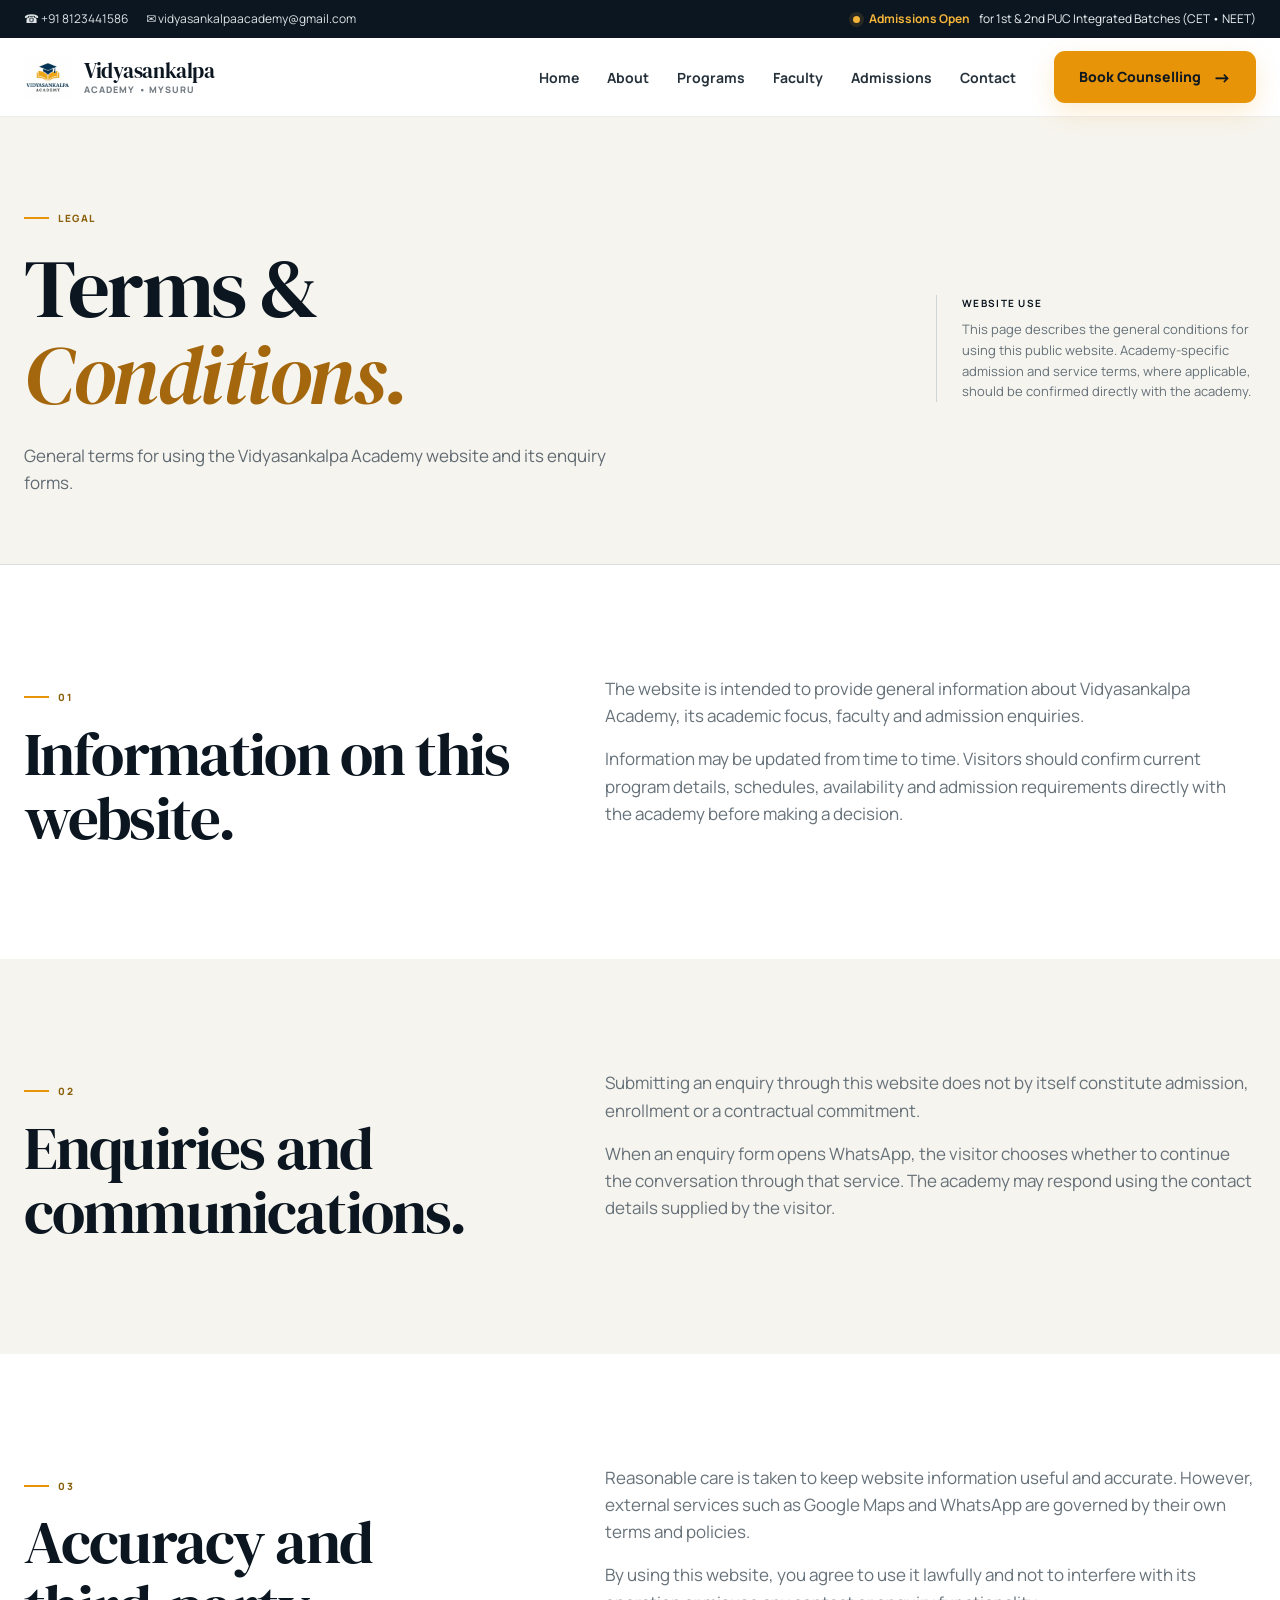
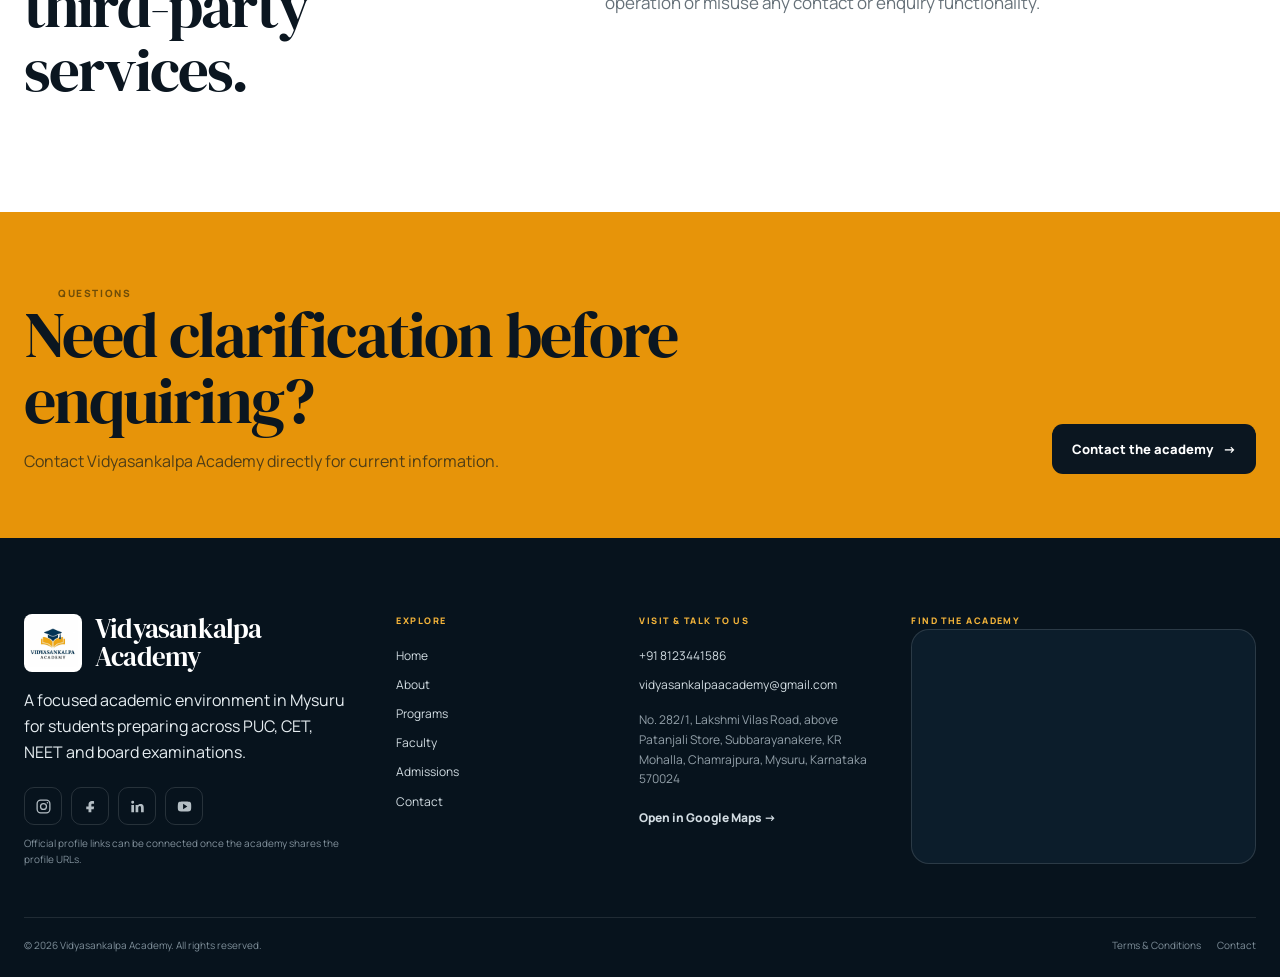
<file: terms.html>
<!doctype html><html lang="en"><head><meta charset="utf-8"><meta name="viewport" content="width=device-width,initial-scale=1"><meta name="theme-color" content="#0b1620"><title>Terms &amp; Conditions | Vidyasankalpa Academy</title><meta name="description" content="General terms for using the Vidyasankalpa Academy website and enquiry forms."><link rel="icon" href="favicon.png"><link rel="stylesheet" href="css/style.css"></head><body><div class="utility"><div class="container"><div class="utility-left"><a href="tel:+918123441586">☎ +91 8123441586</a><a href="mailto:vidyasankalpaacademy@gmail.com">✉ vidyasankalpaacademy@gmail.com</a></div><div class="utility-right"><span class="pill"><span class="dot"></span><strong>Admissions Open</strong> for 1st &amp; 2nd PUC Integrated Batches (CET • NEET)</span></div></div></div>
<header class="navbar"><div class="container nav-inner"><a class="brand" href="index.html" aria-label="Vidyasankalpa Academy home"><img src="assets/images/logo.webp" alt="Vidyasankalpa Academy logo"><span class="brand-copy"><span class="brand-name">Vidyasankalpa</span><span class="brand-sub">ACADEMY • MYSURU</span></span></a><button class="menu-btn" type="button" aria-label="Open navigation" aria-controls="primary-nav" aria-expanded="false"><span></span><span></span><span></span></button><nav class="nav-links" id="primary-nav" aria-label="Primary navigation"><a class="" href="index.html">Home</a><a class="" href="about.html">About</a><a class="" href="programs.html">Programs</a><a class="" href="faculty.html">Faculty</a><a class="" href="admissions.html">Admissions</a><a class="" href="contact.html">Contact</a></nav><a class="nav-cta" href="admissions.html#counselling">Book Counselling <span class="arrow">→</span></a></div></header><main id="main"><section class="page-hero"><div class="container page-hero-grid"><div class="reveal"><div class="eyebrow">Legal</div><h1>Terms &amp;<br><em>Conditions.</em></h1><p class="lead">General terms for using the Vidyasankalpa Academy website and its enquiry forms.</p></div><div class="page-hero-plain reveal delay-1"><div class="page-side-note"><strong>Website use</strong>This page describes the general conditions for using this public website. Academy-specific admission and service terms, where applicable, should be confirmed directly with the academy.</div></div></div></section><section class="section"><div class="container editorial"><div class="editorial-side reveal"><div class="eyebrow">01</div><h2 class="title" style="margin-top:16px">Information on this website.</h2></div><div class="editorial-copy reveal delay-1"><p>The website is intended to provide general information about Vidyasankalpa Academy, its academic focus, faculty and admission enquiries.</p><p>Information may be updated from time to time. Visitors should confirm current program details, schedules, availability and admission requirements directly with the academy before making a decision.</p></div></div></section><section class="section paper"><div class="container editorial"><div class="editorial-side reveal"><div class="eyebrow">02</div><h2 class="title" style="margin-top:16px">Enquiries and communications.</h2></div><div class="editorial-copy reveal delay-1"><p>Submitting an enquiry through this website does not by itself constitute admission, enrollment or a contractual commitment.</p><p>When an enquiry form opens WhatsApp, the visitor chooses whether to continue the conversation through that service. The academy may respond using the contact details supplied by the visitor.</p></div></div></section><section class="section"><div class="container editorial"><div class="editorial-side reveal"><div class="eyebrow">03</div><h2 class="title" style="margin-top:16px">Accuracy and third-party services.</h2></div><div class="editorial-copy reveal delay-1"><p>Reasonable care is taken to keep website information useful and accurate. However, external services such as Google Maps and WhatsApp are governed by their own terms and policies.</p><p>By using this website, you agree to use it lawfully and not to interfere with its operation or misuse any contact or enquiry functionality.</p></div></div></section><section class="cta-band"><div class="container"><div><div class="eyebrow">Questions</div><h2>Need clarification before enquiring?</h2><p>Contact Vidyasankalpa Academy directly for current information.</p></div><a class="btn" href="contact.html">Contact the academy <span>→</span></a></div></section></main><a class="sr-only" href="#main">Skip to content</a><footer class="site-footer"><div class="container"><div class="footer-top"><div><div class="footer-brandline"><img src="assets/images/logo.webp" alt="Vidyasankalpa Academy logo"><h2>Vidyasankalpa<br>Academy</h2></div><p class="footer-brand">A focused academic environment in Mysuru for students preparing across PUC, CET, NEET and board examinations.</p><div class="social-row" aria-label="Social media"><a class="social-link placeholder" href="" data-social="" aria-label="Instagram"><svg viewBox="0 0 24 24" aria-hidden="true"><rect x="3" y="3" width="18" height="18" rx="5" fill="none" stroke="currentColor" stroke-width="1.8"/><circle cx="12" cy="12" r="4.2" fill="none" stroke="currentColor" stroke-width="1.8"/><circle cx="17.5" cy="6.8" r="1.1"/></svg></a><a class="social-link placeholder" href="" data-social="" aria-label="Facebook"><svg viewBox="0 0 24 24" aria-hidden="true"><path d="M14 8h3V4.5c-.6-.1-1.7-.2-2.9-.2-2.9 0-4.9 1.7-4.9 5v2.8H6v3.8h3.2V20h4v-4.1h3.3l.6-3.8h-3.9V9.7c0-1.1.3-1.7.8-1.7Z"/></svg></a><a class="social-link placeholder" href="" data-social="" aria-label="LinkedIn"><svg viewBox="0 0 24 24" aria-hidden="true"><path d="M5.2 8.2A2.1 2.1 0 1 0 5.2 4a2.1 2.1 0 0 0 0 4.2ZM3.3 20h3.8V9.8H3.3V20Zm6 0h3.8v-5.7c0-1.5.3-2.9 2.1-2.9 1.8 0 1.8 1.7 1.8 3V20h3.8v-6.3c0-3.1-.7-5.4-4.6-5.4-1.9 0-3.2 1-3.7 1.9h-.1V9.8H9.3V20Z"/></svg></a><a class="social-link placeholder" href="" data-social="" aria-label="YouTube"><svg viewBox="0 0 24 24" aria-hidden="true"><path d="M21 7.2a2.7 2.7 0 0 0-1.9-1.9C17.5 4.8 12 4.8 12 4.8s-5.5 0-7.1.5A2.7 2.7 0 0 0 3 7.2 28 28 0 0 0 2.5 12c0 2.7.2 4.2.5 4.8a2.7 2.7 0 0 0 1.9 1.9c1.6.5 7.1.5 7.1.5s5.5 0 7.1-.5a2.7 2.7 0 0 0 1.9-1.9c.3-.6.5-2.1.5-4.8s-.2-4.2-.5-4.8ZM10 15.8V8.2l6 3.8-6 3.8Z"/></svg></a></div><div class="social-note" id="social-note">Official profile links can be connected once the academy shares the profile URLs.</div></div><div><div class="footer-kicker">Explore</div><div class="footer-links"><a href="index.html">Home</a><a href="about.html">About</a><a href="programs.html">Programs</a><a href="faculty.html">Faculty</a><a href="admissions.html">Admissions</a><a href="contact.html">Contact</a></div></div><div><div class="footer-kicker">Visit &amp; talk to us</div><div class="footer-contact"><a href="tel:+918123441586">+91 8123441586</a><a href="mailto:vidyasankalpaacademy@gmail.com">vidyasankalpaacademy@gmail.com</a><div class="footer-address">No. 282/1, Lakshmi Vilas Road, above Patanjali Store, Subbarayanakere, KR Mohalla, Chamrajpura, Mysuru, Karnataka 570024</div><a class="footer-map-link" href="https://maps.app.goo.gl/8jszhaU4YjrJFbV76" target="_blank" rel="noopener">Open in Google Maps →</a></div></div><div><div class="footer-kicker">Find the academy</div><div class="footer-map"><iframe title="Vidyasankalpa Academy location map" loading="lazy" src="https://www.google.com/maps?q=12.3062006,76.6497329&z=16&output=embed" allowfullscreen></iframe></div></div></div><div class="footer-bottom"><span>© <span data-year></span> Vidyasankalpa Academy. All rights reserved.</span><span class="footer-bottom-links"><a href="terms.html">Terms &amp; Conditions</a><a href="contact.html">Contact</a></span></div></div></footer><script src="js/site.js"></script></body></html>
</file>
<file: css/style.css>
@import url('https://fonts.googleapis.com/css2?family=DM+Serif+Display:ital@0;1&family=Manrope:wght@400;500;600;700;800&display=swap');

:root {
  --ink: #0b1620;
  --ink-2: #162533;
  --paper: #f6f4ee;
  --paper-2: #eeece5;
  --white: #fff;
  --accent: #e79409;
  --accent-2: #f4b43a;
  --accent-soft: #fff0d2;
  --muted: #6c747b;
  --muted-2: #899096;
  --line: #dcdfe1;
  --line-dark: rgba(255, 255, 255, .14);
  --success: #2d6752;
  --shadow-1: 0 14px 36px rgba(11, 22, 32, .08);
  --shadow-2: 0 22px 70px rgba(11, 22, 32, .12);
  --radius-sm: 12px;
  --radius-md: 18px;
  --radius-lg: 28px;
  --max: 1240px;
  --ease: cubic-bezier(.22, 1, .36, 1);
  --fast: 220ms;
  --med: 420ms;
  --slow: 780ms;
}

* {
  box-sizing: border-box
}

html {
  scroll-behavior: smooth
}

body {
  margin: 0;
  background: var(--white);
  color: var(--ink);
  font-family: 'Manrope', system-ui, sans-serif;
  line-height: 1.6;
  -webkit-font-smoothing: antialiased
}

body.nav-open {
  overflow: hidden
}

img {
  display: block;
  width: 100%;
  max-width: 100%
}

a {
  color: inherit;
  text-decoration: none
}

button,
input,
select,
textarea {
  font: inherit
}

.container {
  width: min(calc(100% - 48px), var(--max));
  margin-inline: auto
}

.sr-only {
  position: absolute !important;
  width: 1px !important;
  height: 1px !important;
  padding: 0 !important;
  margin: -1px !important;
  overflow: hidden !important;
  clip: rect(0, 0, 0, 0) !important;
  border: 0 !important
}

/* top bar + navbar */
.utility {
  height: 38px;
  background: var(--ink);
  color: #eef3f5;
  font-size: 12px
}

.utility .container {
  height: 100%;
  display: flex;
  align-items: center;
  justify-content: space-between;
  gap: 24px
}

.utility-left,
.utility-right {
  display: flex;
  align-items: center;
  gap: 18px
}

.utility a {
  opacity: .93;
  transition: opacity var(--fast) ease
}

.utility a:hover {
  opacity: 1
}

.utility strong {
  color: var(--accent-2)
}

.utility .pill {
  display: inline-flex;
  align-items: center;
  gap: 9px
}

.utility .dot {
  width: 7px;
  height: 7px;
  border-radius: 50%;
  background: var(--accent-2);
  box-shadow: 0 0 0 4px rgba(244, 180, 58, .12)
}

.navbar {
  position: sticky;
  top: 0;
  z-index: 100;
  background: rgba(255, 255, 255, .96);
  border-bottom: 1px solid #eceeed;
  transition: box-shadow var(--med) var(--ease), height var(--med) var(--ease)
}

.nav-inner {
  height: 78px;
  display: flex;
  align-items: center;
  gap: 36px
}

.navbar.scrolled {
  box-shadow: 0 10px 32px rgba(11, 22, 32, .08)
}

.brand {
  display: flex;
  align-items: center;
  gap: 12px;
  flex: 0 0 auto
}

.brand img {
  width: 48px;
  height: 48px;
  object-fit: contain
}

.brand-copy {
  display: flex;
  flex-direction: column;
  line-height: 1
}

.brand-name {
  font-family: 'DM Serif Display', serif;
  font-size: 21px;
  letter-spacing: -.02em
}

.brand-sub {
  margin-top: 4px;
  font-size: 9px;
  font-weight: 800;
  letter-spacing: .12em;
  color: #737b82
}

.nav-links {
  display: flex;
  align-items: center;
  justify-content: center;
  gap: 28px;
  margin-left: auto
}

.nav-links a {
  position: relative;
  padding: 27px 0 24px;
  font-size: 14px;
  font-weight: 700;
  color: #25313b
}

.nav-links a::after {
  content: '';
  position: absolute;
  left: 50%;
  bottom: 18px;
  width: 0;
  height: 2px;
  transform: translateX(-50%);
  background: var(--accent);
  transition: width var(--med) var(--ease)
}

.nav-links a:hover::after,
.nav-links a.active::after {
  width: 100%
}

.nav-cta {
  margin-left: 2px;
  display: inline-flex;
  align-items: center;
  justify-content: center;
  gap: 12px;
  background: var(--accent);
  color: #101820;
  border-radius: 11px;
  padding: 15px 25px;
  font-size: 14px;
  font-weight: 800;
  box-shadow: 0 9px 24px rgba(231, 148, 9, .18);
  transition: transform var(--fast) var(--ease), background var(--fast) var(--ease), box-shadow var(--fast) var(--ease)
}

.nav-cta:hover {
  transform: translateY(-2px);
  background: var(--accent-2);
  box-shadow: 0 14px 30px rgba(231, 148, 9, .23)
}

.nav-cta .arrow {
  font-size: 18px;
  line-height: 1;
  transition: transform var(--fast) var(--ease)
}

.nav-cta:hover .arrow {
  transform: translateX(3px)
}

.menu-btn {
  display: none;
  background: none;
  border: 0;
  padding: 8px;
  margin-left: auto;
  cursor: pointer
}

.menu-btn span {
  display: block;
  width: 27px;
  height: 2px;
  background: var(--ink);
  margin: 5px 0;
  transition: transform var(--fast) var(--ease), opacity var(--fast) ease
}

.menu-btn.open span:nth-child(1) {
  transform: translateY(7px) rotate(45deg)
}

.menu-btn.open span:nth-child(2) {
  opacity: 0
}

.menu-btn.open span:nth-child(3) {
  transform: translateY(-7px) rotate(-45deg)
}

/* global type */
.eyebrow {
  display: inline-flex;
  align-items: center;
  gap: 9px;
  color: #8a610d;
  font-size: 10px;
  font-weight: 800;
  letter-spacing: .16em;
  text-transform: uppercase
}

.eyebrow::before {
  content: '';
  width: 25px;
  height: 2px;
  background: var(--accent)
}

h1,
h2,
h3,
h4 {
  font-family: 'DM Serif Display', serif;
  font-weight: 400;
  line-height: 1.04;
  letter-spacing: -.03em;
  margin: 0
}

.display {
  font-size: clamp(3.4rem, 6.9vw, 6.9rem)
}

.title {
  font-size: clamp(2.7rem, 4.8vw, 4.8rem)
}

.lead {
  font-size: 17px;
  color: #616b73;
  max-width: 690px
}

.section {
  padding: 110px 0
}

.section.paper {
  background: var(--paper)
}

.section.ink {
  background: var(--ink);
  color: #fff
}

.section-head {
  display: flex;
  justify-content: space-between;
  align-items: end;
  gap: 32px;
  margin-bottom: 48px
}

.section-head .copy {
  max-width: 760px
}

.section-head p {
  margin: 18px 0 0
}

.grid {
  display: grid;
  gap: 22px
}

.grid-2 {
  grid-template-columns: repeat(2, minmax(0, 1fr))
}

.grid-3 {
  grid-template-columns: repeat(3, minmax(0, 1fr))
}

.grid-4 {
  grid-template-columns: repeat(4, minmax(0, 1fr))
}

.text-link {
  display: inline-flex;
  align-items: center;
  gap: 8px;
  font-weight: 800;
  font-size: 13px
}

.text-link .arrow {
  transition: transform var(--fast) var(--ease)
}

.text-link:hover .arrow {
  transform: translateX(4px)
}

/* home hero */
.home-hero {
  padding: 76px 0 70px;
  background: var(--paper);
  overflow: hidden
}

.home-hero-grid {
  display: grid;
  grid-template-columns: 1.12fr .88fr;
  gap: 70px;
  align-items: center
}

.home-hero-copy {
  padding: 20px 0
}

.home-hero h1 {
  max-width: 780px;
  margin-top: 18px
}

.home-hero h1 em {
  font-style: italic;
  color: #a4670d
}

.home-hero .lead {
  margin: 24px 0 0;
  max-width: 640px
}

.hero-actions {
  display: flex;
  gap: 12px;
  flex-wrap: wrap;
  margin-top: 30px
}

.btn {
  display: inline-flex;
  align-items: center;
  justify-content: center;
  gap: 10px;
  border: 1px solid transparent;
  border-radius: 11px;
  padding: 14px 19px;
  font-size: 13px;
  font-weight: 800;
  cursor: pointer;
  transition: transform var(--fast) var(--ease), background var(--fast) var(--ease), border-color var(--fast) var(--ease), color var(--fast) var(--ease), box-shadow var(--fast) var(--ease)
}

.btn.primary {
  background: var(--ink);
  color: #fff
}

.btn.primary:hover {
  transform: translateY(-2px);
  background: #142637;
  box-shadow: 0 14px 30px rgba(11, 22, 32, .18)
}

.btn.secondary {
  background: transparent;
  border-color: #b9bec2
}

.btn.secondary:hover {
  transform: translateY(-2px);
  border-color: var(--ink);
  background: var(--ink);
  color: #fff
}

.home-hero-side {
  position: relative;
  min-height: 500px
}

.hero-orbit {
  position: absolute;
  inset: 20px 10px 10px 70px;
  border: 1px solid rgba(11, 22, 32, .13);
  border-radius: 40% 60% 52% 48% / 50% 42% 58% 50%;
  transform: rotate(-9deg);
  animation: drift 12s ease-in-out infinite
}

.hero-orbit::before,
.hero-orbit::after {
  content: '';
  position: absolute;
  border-radius: 50%;
  background: var(--accent)
}

.hero-orbit::before {
  width: 11px;
  height: 11px;
  right: 14%;
  top: 6%
}

.hero-orbit::after {
  width: 7px;
  height: 7px;
  left: 3%;
  bottom: 18%
}

.hero-poster {
  position: absolute;
  right: 0;
  top: 38px;
  width: min(82%, 470px);
  height: 420px;
  border-radius: 30px;
  background: var(--ink);
  overflow: hidden;
  box-shadow: var(--shadow-2);
  padding: 34px;
  color: #fff
}

.hero-poster::before {
  content: '';
  position: absolute;
  inset: 0;
  background: linear-gradient(145deg, rgba(255, 255, 255, .08), transparent 42%), radial-gradient(circle at 82% 12%, rgba(231, 148, 9, .28), transparent 34%)
}

.hero-poster-top,
.hero-poster-bottom,
.hero-poster-copy {
  position: relative;
  z-index: 1
}

.hero-poster-top {
  display: flex;
  align-items: center;
  justify-content: space-between
}

.hero-poster-logo {
  width: 50px;
  height: 50px;
  object-fit: contain;
  background: #fff;
  border-radius: 8px;
  padding: 5px
}

.hero-poster-tag {
  font-size: 10px;
  letter-spacing: .14em;
  text-transform: uppercase;
  color: #d2d8dd;
  font-weight: 800
}

.hero-poster-copy {
  position: absolute;
  left: 34px;
  right: 34px;
  top: 126px
}

.hero-poster-copy small {
  display: block;
  color: var(--accent-2);
  font-weight: 800;
  letter-spacing: .18em;
  text-transform: uppercase;
  font-size: 10px
}

.hero-poster-copy strong {
  display: block;
  font-family: 'DM Serif Display', serif;
  font-size: clamp(3rem, 5vw, 4.7rem);
  font-weight: 400;
  line-height: .94;
  margin-top: 14px
}

.hero-poster-copy span {
  display: block;
  font-size: 15px;
  color: #c9d1d7;
  margin-top: 18px;
  max-width: 300px
}

.hero-poster-bottom {
  position: absolute;
  left: 34px;
  right: 34px;
  bottom: 28px;
  display: flex;
  align-items: end;
  justify-content: space-between;
  gap: 16px
}

.hero-poster-rule {
  height: 1px;
  background: rgba(255, 255, 255, .22);
  flex: 1
}

.hero-poster-bottom strong {
  display: block;
  color: #fff;
  font-size: 11px;
  letter-spacing: .1em;
  text-transform: uppercase
}

.hero-note {
  position: absolute;
  left: 0;
  bottom: 18px;
  width: 190px;
  padding: 16px;
  border: 1px solid #d9dddf;
  background: #fff;
  border-radius: 15px;
  box-shadow: var(--shadow-1)
}

.hero-note small {
  color: #8a610d;
  text-transform: uppercase;
  letter-spacing: .13em;
  font-weight: 800;
  font-size: 9px
}

.hero-note p {
  margin: 7px 0 0;
  font-size: 12px;
  color: #5e6870;
  line-height: 1.55
}

/* trust ribbon */
.trust-ribbon {
  background: var(--ink);
  color: #fff
}

.trust-ribbon .container {
  display: grid;
  grid-template-columns: repeat(4, 1fr)
}

.trust-item {
  padding: 26px 22px;
  border-right: 1px solid var(--line-dark);
  display: flex;
  align-items: center;
  gap: 12px
}

.trust-item:last-child {
  border-right: 0
}

.trust-number {
  font-family: 'DM Serif Display', serif;
  font-size: 27px;
  color: var(--accent-2);
  line-height: 1
}

.trust-label {
  font-size: 11px;
  letter-spacing: .07em;
  text-transform: uppercase;
  color: #d6dde2;
  font-weight: 800
}

/* editorial intro */
.editorial {
  display: grid;
  grid-template-columns: .87fr 1.13fr;
  gap: 80px;
  align-items: start
}

.editorial-side {
  padding-top: 5px
}

.editorial-copy p {
  margin: 0 0 16px;
  color: #667179;
  font-size: 17px;
  max-width: 690px
}

.proof-row {
  display: grid;
  grid-template-columns: repeat(3, 1fr);
  gap: 12px;
  margin-top: 30px
}

.proof {
  padding: 18px 18px 16px;
  border: 1px solid var(--line);
  background: #fff;
  border-radius: 14px
}

.proof small {
  display: block;
  color: #8a610d;
  font-size: 9px;
  font-weight: 800;
  letter-spacing: .12em;
  text-transform: uppercase
}

.proof strong {
  display: block;
  font-family: 'DM Serif Display', serif;
  font-size: 24px;
  margin-top: 4px
}

/* programs */
.program-card {
  position: relative;
  padding: 28px;
  border: 1px solid var(--line);
  border-radius: 20px;
  background: #fff;
  min-height: 350px;
  display: flex;
  flex-direction: column;
  justify-content: space-between;
  overflow: hidden;
  transition: transform var(--med) var(--ease), box-shadow var(--med) var(--ease), border-color var(--med) var(--ease)
}

.program-card::after {
  content: '';
  position: absolute;
  right: -56px;
  top: -56px;
  width: 175px;
  height: 175px;
  border: 1px solid rgba(231, 148, 9, .35);
  border-radius: 50%
}

.program-card:hover {
  transform: translateY(-7px);
  box-shadow: var(--shadow-1);
  border-color: #cfc8b2
}

.program-no {
  font-size: 10px;
  font-weight: 800;
  letter-spacing: .16em;
  color: #8a610d
}

.program-card h3 {
  font-size: 34px;
  margin: 26px 0 11px
}

.program-card p {
  color: #6a737a;
  margin: 0;
  max-width: 420px
}

.program-list {
  list-style: none;
  margin: 22px 0 0;
  padding: 0;
  display: grid;
  gap: 10px
}

.program-list li {
  font-size: 13px;
  color: #46525b;
  padding-left: 17px;
  position: relative
}

.program-list li::before {
  content: '';
  position: absolute;
  left: 0;
  top: .68em;
  width: 6px;
  height: 6px;
  background: var(--accent);
  border-radius: 50%
}

/* methodology */
.method-grid {
  display: grid;
  grid-template-columns: 1.05fr .95fr;
  gap: 60px;
  align-items: start
}

.method-list {
  border-top: 1px solid var(--line)
}

.method-step {
  display: grid;
  grid-template-columns: 58px 1fr 38px;
  gap: 20px;
  align-items: center;
  padding: 23px 0;
  border-bottom: 1px solid var(--line)
}

.method-no {
  font-size: 10px;
  color: #8a610d;
  font-weight: 800;
  letter-spacing: .12em
}

.method-step h3 {
  font-size: 27px
}

.method-step p {
  margin: 6px 0 0;
  color: #68727a;
  font-size: 13px
}

.method-arrow {
  width: 34px;
  height: 34px;
  border: 1px solid var(--line);
  border-radius: 50%;
  display: grid;
  place-items: center;
  color: var(--ink);
  transition: transform var(--fast) var(--ease), background var(--fast) var(--ease), color var(--fast) var(--ease)
}

.method-step:hover .method-arrow {
  transform: translate(2px, -2px);
  background: var(--accent);
  color: var(--ink);
  border-color: var(--accent)
}

.method-manifesto {
  background: var(--ink);
  color: #fff;
  border-radius: 26px;
  padding: 30px;
  min-height: 360px;
  position: relative;
  overflow: hidden
}

.method-manifesto::before {
  content: '';
  position: absolute;
  width: 260px;
  height: 260px;
  border: 1px solid rgba(255, 255, 255, .12);
  border-radius: 50%;
  right: -70px;
  top: -80px
}

.method-manifesto small {
  position: relative;
  color: var(--accent-2);
  font-size: 10px;
  font-weight: 800;
  letter-spacing: .14em;
  text-transform: uppercase
}

.method-manifesto h3 {
  position: relative;
  font-size: 52px;
  max-width: 390px;
  margin-top: 18px
}

.method-manifesto p {
  position: relative;
  color: #c2ccd3;
  max-width: 430px;
  margin: 18px 0 0;
  font-size: 14px
}

/* campus */
.campus-grid {
  display: grid;
  grid-template-columns: 1.18fr .82fr;
  gap: 18px
}

.campus-main,
.campus-stack {
  display: grid;
  gap: 18px
}

.campus-main {
  grid-template-rows: 1.35fr .65fr
}

.campus-stack {
  grid-template-rows: .8fr 1.2fr
}

.campus-card {
  position: relative;
  overflow: hidden;
  border-radius: 22px;
  min-height: 220px
}

.campus-card img {
  height: 100%;
  object-fit: cover;
  transition: transform .9s var(--ease)
}

.campus-card:hover img {
  transform: scale(1.035)
}

.campus-card::after {
  content: '';
  position: absolute;
  inset: 0;
  background: linear-gradient(180deg, transparent 45%, rgba(11, 22, 32, .72))
}

.campus-caption {
  position: absolute;
  left: 22px;
  right: 22px;
  bottom: 18px;
  z-index: 1;
  color: #fff
}

.campus-caption small {
  color: var(--accent-2);
  font-size: 9px;
  letter-spacing: .13em;
  font-weight: 800;
  text-transform: uppercase
}

.campus-caption h3 {
  font-size: 29px;
  margin-top: 4px
}

/* faculty */
.faculty-grid {
  display: grid;
  grid-template-columns: repeat(4, 1fr);
  gap: 18px
}

.faculty-card {
  background: #fff;
  border: 1px solid var(--line);
  border-radius: 20px;
  overflow: hidden;
  transition: transform var(--med) var(--ease), box-shadow var(--med) var(--ease), border-color var(--med) var(--ease)
}

.faculty-card:hover {
  transform: translateY(-6px);
  box-shadow: var(--shadow-1);
  border-color: #cfc8b2
}

.faculty-photo {
  position: relative;
  height: 340px;
  overflow: hidden;
  background: var(--paper-2)
}

.faculty-photo img {
  height: 100%;
  object-fit: cover;
  object-position: 50% 18%;
  transition: transform .9s var(--ease)
}

.faculty-card:hover .faculty-photo img {
  transform: scale(1.035)
}

.faculty-photo::after {
  content: '';
  position: absolute;
  inset: auto 0 0;
  height: 35%;
  background: linear-gradient(180deg, transparent, rgba(11, 22, 32, .55))
}

.faculty-subject {
  position: absolute;
  left: 15px;
  top: 15px;
  z-index: 2;
  display: inline-flex;
  background: #fff;
  padding: 7px 10px;
  border-radius: 999px;
  font-size: 9px;
  font-weight: 800;
  letter-spacing: .12em;
  text-transform: uppercase
}

.faculty-experience {
  position: absolute;
  right: 15px;
  bottom: 15px;
  z-index: 2;
  color: #fff
}

.faculty-experience strong {
  display: block;
  font-family: 'DM Serif Display', serif;
  font-size: 34px;
  line-height: .9
}

.faculty-experience span {
  display: block;
  margin-top: 4px;
  font-size: 8px;
  letter-spacing: .11em;
  text-transform: uppercase;
  font-weight: 800
}

.faculty-body {
  padding: 20px 20px 22px
}

.faculty-body h3 {
  font-size: 29px
}

.faculty-qual {
  font-size: 11px;
  color: #68727a;
  margin-top: 8px;
  line-height: 1.7;
  min-height: 55px
}

.faculty-focus {
  margin-top: 13px;
  font-size: 9px;
  color: #8a610d;
  text-transform: uppercase;
  letter-spacing: .1em;
  font-weight: 800
}

.faculty-missing {
  height: 100%;
  display: grid;
  place-items: center;
  background: linear-gradient(145deg, #eee9dc, #d9dde0)
}

.monogram {
  width: 104px;
  height: 104px;
  border-radius: 50%;
  background: var(--ink);
  color: #fff;
  display: grid;
  place-items: center;
  font-family: 'DM Serif Display', serif;
  font-size: 38px;
  box-shadow: 0 0 0 16px rgba(255, 255, 255, .35)
}

/* quotes / proof */
.proof-band {
  background: #f7f5ef;
  border-top: 1px solid var(--line);
  border-bottom: 1px solid var(--line)
}

.proof-layout {
  display: grid;
  grid-template-columns: .82fr 1.18fr;
  gap: 70px;
  align-items: start
}

.quote {
  font-family: 'DM Serif Display', serif;
  font-size: clamp(2.5rem, 4vw, 4.2rem);
  line-height: 1.02;
  max-width: 760px
}

.quote em {
  color: #9b680e
}

.proof-notes {
  display: grid;
  gap: 12px
}

.proof-note {
  padding: 19px 20px;
  background: #fff;
  border: 1px solid var(--line);
  border-radius: 15px
}

.proof-note strong {
  display: block;
  font-size: 13px
}

.proof-note span {
  display: block;
  margin-top: 5px;
  color: #68737b;
  font-size: 12px
}

/* page hero */
.page-hero {
  padding: 84px 0 68px;
  background: var(--paper);
  border-bottom: 1px solid var(--line);
  overflow: hidden
}

.page-hero-grid {
  display: grid;
  grid-template-columns: 1.05fr .95fr;
  gap: 60px;
  align-items: center
}

.page-hero h1 {
  font-size: clamp(3.2rem, 6.5vw, 6.3rem);
  margin-top: 18px
}

.page-hero h1 em {
  font-style: italic;
  color: #a4670d
}

.page-hero .lead {
  margin: 24px 0 0
}

.page-hero-visual {
  position: relative;
  height: 330px
}

.page-frame {
  position: absolute;
  right: 0;
  top: 0;
  width: min(100%, 430px);
  height: 300px;
  border-radius: 28px;
  overflow: hidden;
  background: #dfe3e4;
  box-shadow: var(--shadow-1)
}

.page-frame img {
  height: 100%;
  object-fit: cover
}

.page-frame::after {
  content: '';
  position: absolute;
  inset: 0;
  background: linear-gradient(160deg, transparent 45%, rgba(11, 22, 32, .5))
}

.page-stamp {
  position: absolute;
  left: 0;
  bottom: 0;
  width: 175px;
  padding: 16px;
  background: var(--ink);
  color: #fff;
  border-radius: 14px;
  box-shadow: var(--shadow-1)
}

.page-stamp small {
  display: block;
  color: var(--accent-2);
  font-size: 9px;
  font-weight: 800;
  letter-spacing: .14em;
  text-transform: uppercase
}

.page-stamp strong {
  display: block;
  font-family: 'DM Serif Display', serif;
  font-size: 27px;
  line-height: 1;
  margin-top: 7px
}

.page-stamp span {
  display: block;
  font-size: 10px;
  color: #cbd4da;
  margin-top: 6px
}

.page-hero-plain {
  display: flex;
  align-items: center;
  justify-content: flex-end
}

.page-side-note {
  max-width: 320px;
  border-left: 1px solid #cfd4d7;
  padding-left: 25px;
  color: #647079;
  font-size: 13px
}

.page-side-note strong {
  display: block;
  color: var(--ink);
  font-size: 10px;
  text-transform: uppercase;
  letter-spacing: .13em;
  margin-bottom: 8px
}

/* forms */
.form-layout {
  display: grid;
  grid-template-columns: .72fr 1.28fr;
  gap: 65px
}

.contact-intro {
  padding-top: 6px
}

.contact-list {
  display: grid;
  gap: 11px;
  margin-top: 28px
}

.contact-card {
  border: 1px solid var(--line);
  background: #fff;
  border-radius: 15px;
  padding: 18px
}

.contact-card small {
  display: block;
  color: #8a610d;
  font-size: 9px;
  text-transform: uppercase;
  letter-spacing: .13em;
  font-weight: 800
}

.contact-card strong {
  display: block;
  font-size: 15px;
  margin-top: 6px
}

.contact-card p {
  margin: 5px 0 0;
  color: #69747b;
  font-size: 12px
}

.form-panel {
  border: 1px solid var(--line);
  border-radius: 22px;
  padding: 27px;
  background: #fff;
  box-shadow: var(--shadow-1)
}

.form-grid {
  display: grid;
  grid-template-columns: 1fr 1fr;
  gap: 17px
}

.field {
  display: grid;
  gap: 7px
}

.field.full {
  grid-column: 1/-1
}

.field label {
  font-size: 10px;
  font-weight: 800;
  letter-spacing: .06em;
  text-transform: uppercase
}

.field input,
.field select,
.field textarea {
  width: 100%;
  padding: 12px 13px;
  border: 1px solid #cbd1d5;
  background: #fff;
  border-radius: 10px;
  color: var(--ink);
  outline: none;
  transition: border var(--fast) ease, box-shadow var(--fast) ease
}

.field textarea {
  min-height: 126px;
  resize: vertical
}

.field input:focus,
.field select:focus,
.field textarea:focus {
  border-color: #b98113;
  box-shadow: 0 0 0 4px rgba(231, 148, 9, .12)
}

.form-actions {
  display: flex;
  align-items: center;
  gap: 13px;
  margin-top: 18px
}

.form-message {
  font-size: 12px;
  color: var(--success)
}

/* CTA */
.cta-band {
  background: var(--accent);
  padding: 64px 0;
  color: var(--ink)
}

.cta-band .container {
  display: flex;
  justify-content: space-between;
  align-items: end;
  gap: 35px
}

.cta-band h2 {
  font-size: clamp(2.8rem, 5vw, 5rem);
  max-width: 760px
}

.cta-band p {
  max-width: 590px;
  margin: 14px 0 0;
  color: #4e3d17
}

.cta-band .eyebrow {
  color: #6f4d08
}

.cta-band .btn {
  background: var(--ink);
  color: #fff
}

/* footer */
.site-footer {
  background: #07131d;
  color: #e6edf1;
  padding: 76px 0 24px
}

.footer-top {
  display: grid;
  grid-template-columns: 1.15fr .7fr .8fr 1.2fr;
  gap: 42px;
  padding-bottom: 50px
}

.footer-brandline {
  display: flex;
  align-items: center;
  gap: 13px
}

.footer-brandline img {
  width: 58px;
  height: 58px;
  object-fit: contain;
  background: #fff;
  border-radius: 8px;
  padding: 4px
}

.footer-brandline h2 {
  font-size: 27px;
  color: #fff
}

.footer-brand p {
  max-width: 350px;
  color: #9caab4;
  font-size: 13px;
  margin: 18px 0 0
}

.footer-kicker {
  font-size: 9px;
  text-transform: uppercase;
  letter-spacing: .16em;
  font-weight: 800;
  color: var(--accent-2)
}

.footer-links,
.footer-contact {
  display: grid;
  gap: 10px;
  margin-top: 17px
}

.footer-links a,
.footer-contact a {
  font-size: 12px;
  color: #d2dce2;
  transition: color var(--fast) ease, transform var(--fast) var(--ease)
}

.footer-links a:hover,
.footer-contact a:hover {
  color: #fff;
  transform: translateX(3px)
}

.footer-address {
  margin-top: 6px;
  color: #94a1aa;
  font-size: 12px;
  line-height: 1.65
}

.social-row {
  display: flex;
  align-items: center;
  gap: 9px;
  margin-top: 22px
}

.social-link {
  width: 38px;
  height: 38px;
  border: 1px solid rgba(255, 255, 255, .16);
  border-radius: 10px;
  display: grid;
  place-items: center;
  color: #dbe4e9;
  transition: transform var(--fast) var(--ease), border-color var(--fast) ease, background var(--fast) ease, color var(--fast) ease
}

.social-link:hover {
  transform: translateY(-3px);
  background: var(--accent);
  border-color: var(--accent);
  color: var(--ink)
}

.social-link svg {
  width: 17px;
  height: 17px;
  fill: currentColor
}

.social-link.placeholder {
  cursor: not-allowed;
  opacity: .82
}

.social-note {
  font-size: 10px;
  color: #82919c;
  margin-top: 10px
}

.footer-map {
  height: 235px;
  border: 1px solid rgba(255, 255, 255, .13);
  border-radius: 18px;
  overflow: hidden;
  background: #0c1d2b
}

.footer-map iframe {
  width: 100%;
  height: 100%;
  border: 0;
  display: block;
  filter: saturate(.82) contrast(1.03)
}

.footer-map-link {
  display: inline-flex;
  align-items: center;
  gap: 7px;
  margin-top: 9px;
  font-size: 11px;
  font-weight: 800;
  color: #dbe4e9
}

.footer-map-link:hover {
  color: var(--accent-2)
}

.footer-bottom {
  display: flex;
  align-items: center;
  justify-content: space-between;
  gap: 20px;
  padding-top: 19px;
  border-top: 1px solid rgba(255, 255, 255, .1);
  font-size: 10px;
  color: #7f8f9a
}

.footer-bottom-links {
  display: flex;
  gap: 16px
}

.footer-bottom-links a:hover {
  color: #fff
}

/* reveal */
.reveal {
  opacity: 0;
  transform: translateY(18px);
  transition: opacity var(--slow) var(--ease), transform var(--slow) var(--ease)
}

.reveal.in {
  opacity: 1;
  transform: none
}

.delay-1 {
  transition-delay: 70ms
}

.delay-2 {
  transition-delay: 140ms
}

.delay-3 {
  transition-delay: 210ms
}

.delay-4 {
  transition-delay: 280ms
}

@keyframes drift {

  0%,
  100% {
    transform: rotate(-9deg) translateY(0)
  }

  50% {
    transform: rotate(-6deg) translateY(-9px)
  }
}

@media(max-width:1080px) {
  .nav-inner {
    gap: 20px
  }

  .nav-links {
    gap: 22px
  }

  .footer-top {
    grid-template-columns: 1fr 1fr
  }

  .home-hero-grid,
  .editorial,
  .method-grid,
  .proof-layout,
  .page-hero-grid,
  .form-layout {
    grid-template-columns: 1fr
  }

  .home-hero-side {
    min-height: 490px
  }

  .hero-poster {
    right: 6%;
    width: min(78%, 490px)
  }

  .hero-note {
    left: 2%
  }

  .page-hero-visual {
    margin-top: 10px
  }

  .page-frame {
    right: 7%
  }

  .page-side-note {
    justify-self: end
  }

  .faculty-grid {
    grid-template-columns: repeat(2, 1fr)
  }

  .trust-ribbon .container {
    grid-template-columns: repeat(2, 1fr)
  }

  .trust-item:nth-child(2) {
    border-right: 0
  }

  .trust-item {
    border-bottom: 1px solid var(--line-dark)
  }
}

@media(max-width:780px) {
  .container {
    width: min(calc(100% - 32px), var(--max))
  }

  .utility {
    height: auto;
    padding: 8px 0
  }

  .utility .container {
    flex-direction: column;
    align-items: flex-start;
    gap: 3px
  }

  .utility-right {
    display: none
  }

  .navbar {
    top: 0
  }

  .nav-inner {
    height: 70px
  }

  .menu-btn {
    display: block
  }

  .nav-cta {
    display: none
  }

  .nav-links {
    position: fixed;
    left: 0;
    right: 0;
    top: 108px;
    padding: 16px 18px 24px;
    background: #fff;
    border-bottom: 1px solid var(--line);
    display: grid;
    justify-content: stretch;
    gap: 0;
    transform: translateY(-140%);
    transition: transform var(--med) var(--ease);
    box-shadow: 0 24px 40px rgba(11, 22, 32, .1)
  }

  .nav-links.open {
    transform: none
  }

  .nav-links a {
    padding: 15px 2px
  }

  .nav-links a::after {
    left: 0;
    bottom: 8px;
    transform: none
  }

  .home-hero {
    padding: 56px 0 42px
  }

  .home-hero-grid {
    gap: 30px
  }

  .home-hero-side {
    min-height: 390px
  }

  .hero-poster {
    top: 18px;
    right: 0;
    width: 87%;
    height: 350px;
    padding: 26px;
    border-radius: 24px
  }

  .hero-poster-copy {
    top: 104px;
    left: 26px;
    right: 26px
  }

  .hero-poster-bottom {
    left: 26px;
    right: 26px;
    bottom: 23px
  }

  .hero-note {
    left: 0;
    bottom: 0;
    width: 175px
  }

  .section {
    padding: 78px 0
  }

  .section-head {
    display: block;
    margin-bottom: 34px
  }

  .lead {
    font-size: 15px
  }

  .grid-2,
  .grid-3,
  .grid-4 {
    grid-template-columns: 1fr
  }

  .proof-row {
    grid-template-columns: 1fr
  }

  .trust-ribbon .container {
    grid-template-columns: 1fr
  }

  .trust-item {
    border-right: 0;
    padding: 19px 0
  }

  .method-step {
    grid-template-columns: 42px 1fr 34px;
    gap: 11px
  }

  .method-step h3 {
    font-size: 23px
  }

  .method-manifesto h3 {
    font-size: 43px
  }

  .campus-grid {
    grid-template-columns: 1fr
  }

  .campus-main,
  .campus-stack {
    grid-template-rows: 290px 230px
  }

  .faculty-grid {
    grid-template-columns: 1fr
  }

  .faculty-photo {
    height: 355px
  }

  .page-hero {
    padding: 68px 0 54px
  }

  .page-hero-grid {
    gap: 35px
  }

  .page-hero-visual {
    height: 290px
  }

  .page-frame {
    right: 0;
    width: 90%;
    height: 255px
  }

  .page-stamp {
    width: 145px;
    padding: 13px
  }

  .page-stamp strong {
    font-size: 24px
  }

  .form-grid {
    grid-template-columns: 1fr
  }

  .form-actions {
    flex-direction: column;
    align-items: stretch
  }

  .form-actions .btn {
    width: 100%
  }

  .cta-band .container {
    flex-direction: column;
    align-items: flex-start
  }

  .footer-top {
    grid-template-columns: 1fr;
    gap: 34px
  }

  .footer-map {
    height: 230px
  }

  .footer-bottom {
    flex-direction: column;
    align-items: flex-start
  }
}

@media(prefers-reduced-motion:reduce) {
  html {
    scroll-behavior: auto
  }

  *,
  *::before,
  *::after {
    animation: none !important;
    transition-duration: .01ms !important
  }

  .reveal {
    opacity: 1;
    transform: none
  }
}
/* =========================================================
   WHATSAPP FLOATING BUTTON
   Authentic WhatsApp mark + restrained pulse
========================================================= */

.whatsapp-float {
    position: fixed;

    right: 22px;
    bottom: 22px;

    z-index: 9998;

    width: 58px;
    height: 58px;

    display: flex;
    align-items: center;
    justify-content: center;

    padding: 0;
    margin: 0;

    border: 0;
    border-radius: 50%;

    color: #ffffff;
    background: #25D366;

    text-decoration: none;

    box-shadow:
        0 8px 22px rgba(0, 0, 0, 0.17);

    isolation: isolate;

    transition:
        transform .28s cubic-bezier(.22, 1, .36, 1),
        box-shadow .28s ease;
}


/* Expanding ring */

.whatsapp-pulse {
    position: absolute;

    inset: -2px;

    z-index: -1;

    border-radius: 50%;

    background: rgba(37, 211, 102, 0.34);

    animation:
        whatsappPulse 2.1s cubic-bezier(0.16, 1, 0.3, 1) infinite;

    pointer-events: none;
}


/* Authentic icon */

.whatsapp-icon {
    width: 31px;
    height: 31px;

    display: block;

    color: #ffffff;

    flex: 0 0 auto;

    transform: translateZ(0);
}


/* Hover */

.whatsapp-float:hover {
    transform: translateY(-2px) scale(1.045);

    box-shadow:
        0 12px 28px rgba(0, 0, 0, 0.22);
}


/* Press */

.whatsapp-float:active {
    transform: scale(.96);
}


/* Keyboard focus */

.whatsapp-float:focus-visible {
    outline: 3px solid rgba(37, 211, 102, .32);
    outline-offset: 4px;
}


/* Pulse animation */

@keyframes whatsappPulse {

    0% {
        transform: scale(1);
        opacity: .48;
    }

    55% {
        transform: scale(1.48);
        opacity: 0;
    }

    100% {
        transform: scale(1.48);
        opacity: 0;
    }
}


/* =========================================================
   BACK TO TOP
========================================================= */

.back-to-top {
    position: fixed;

    right: 22px;
    bottom: 94px;

    z-index: 9997;

    width: 46px;
    height: 46px;

    display: flex;
    align-items: center;
    justify-content: center;

    padding: 0;
    margin: 0;

    border: 1px solid rgba(13, 23, 33, .16);
    border-radius: 50%;

    color: #0d1721;
    background: rgba(255, 255, 255, .94);

    box-shadow:
        0 8px 22px rgba(0, 0, 0, .10);

    cursor: pointer;

    opacity: 0;
    visibility: hidden;

    transform: translateY(12px) scale(.92);

    pointer-events: none;

    transition:
        opacity .3s ease,
        visibility .3s ease,
        transform .35s cubic-bezier(.22, 1, .36, 1),
        background-color .25s ease,
        color .25s ease;
}


.back-to-top svg {
    width: 20px;
    height: 20px;

    display: block;
}


.back-to-top.is-visible {
    opacity: 1;
    visibility: visible;

    transform: translateY(0) scale(1);

    pointer-events: auto;
}


.back-to-top:hover {
    color: #ffffff;

    background: #0d1721;

    transform: translateY(-2px) scale(1.04);
}


.back-to-top:active {
    transform: scale(.95);
}


.back-to-top:focus-visible {
    outline: 3px solid rgba(13, 23, 33, .18);
    outline-offset: 4px;
}


/* =========================================================
   REDUCED MOTION
========================================================= */

@media (prefers-reduced-motion: reduce) {

    .whatsapp-pulse {
        animation: none;
    }

    .whatsapp-float,
    .back-to-top {
        transition: none;
    }

}


/* =========================================================
   MOBILE
========================================================= */

@media (max-width: 600px) {

    .whatsapp-float {
        right: 16px;
        bottom: 16px;

        width: 54px;
        height: 54px;
    }

    .whatsapp-icon {
        width: 29px;
        height: 29px;
    }

    .back-to-top {
        right: 16px;
        bottom: 82px;

        width: 43px;
        height: 43px;
    }

    .back-to-top svg {
        width: 18px;
        height: 18px;
    }

}
/* =========================================================
   FINAL HOME CTA — FORCE SCOPED STYLING
   Overrides legacy CTA / button / section rules
========================================================= */

.home-final-cta {
    position: relative !important;
    overflow: hidden !important;

    width: 100% !important;

    background: #f4f1e9 !important;

    border-top: 1px solid #dedad1 !important;
    border-bottom: 1px solid #dedad1 !important;

    padding: 0 !important;
    margin: 0 !important;
}

.home-final-cta::before {
    content: "" !important;

    position: absolute !important;

    width: 360px !important;
    height: 360px !important;

    right: -120px !important;
    top: -180px !important;

    border: 1px solid rgba(181, 119, 7, .16) !important;
    border-radius: 50% !important;

    pointer-events: none !important;
}

.home-final-cta::after {
    content: "" !important;

    position: absolute !important;

    width: 180px !important;
    height: 180px !important;

    right: 115px !important;
    bottom: -125px !important;

    border-radius: 50% !important;

    background: rgba(181, 119, 7, .045) !important;

    pointer-events: none !important;
}


/* =========================================================
   INNER LAYOUT
========================================================= */

.home-final-cta-inner {
    position: relative !important;
    z-index: 2 !important;

    width: min(100% - 112px, 1280px) !important;
    max-width: 1280px !important;

    min-height: 420px !important;

    margin: 0 auto !important;

    padding: 72px 0 !important;

    display: grid !important;

    grid-template-columns:
        minmax(0, 1fr)
        minmax(280px, 355px) !important;

    gap: 80px !important;

    align-items: center !important;
}


/* =========================================================
   LEFT SIDE
========================================================= */

.home-final-cta-copy {
    min-width: 0 !important;

    max-width: 820px !important;
}

.home-final-cta-eyebrow {
    display: flex !important;

    align-items: center !important;

    gap: 11px !important;

    margin: 0 !important;

    color: #a56b09 !important;

    font-family: inherit !important;

    font-size: 9px !important;
    font-weight: 800 !important;

    line-height: 1 !important;

    letter-spacing: .18em !important;

    text-transform: uppercase !important;
}

.home-final-cta-eyebrow::before {
    content: "" !important;

    flex: 0 0 auto !important;

    width: 30px !important;
    height: 1px !important;

    background: #c48616 !important;
}

.home-final-cta-copy h2 {
    display: block !important;

    max-width: 830px !important;

    margin: 18px 0 20px !important;

    padding: 0 !important;

    color: #0c1721 !important;

    font-family: "Cormorant Garamond", Georgia, serif !important;

    font-size: clamp(52px, 5.7vw, 84px) !important;

    font-weight: 500 !important;

    line-height: .9 !important;

    letter-spacing: -.052em !important;

    text-transform: none !important;
}

.home-final-cta-copy h2 em {
    color: #ae6d08 !important;

    font-family: "Cormorant Garamond", Georgia, serif !important;

    font-style: italic !important;
}

.home-final-cta-copy p {
    display: block !important;

    max-width: 600px !important;

    margin: 0 !important;

    padding: 0 !important;

    color: #657383 !important;

    font-family: inherit !important;

    font-size: 14px !important;

    font-weight: 400 !important;

    line-height: 1.72 !important;
}


/* =========================================================
   RIGHT SIDE
========================================================= */

.home-final-cta-action {
    min-width: 0 !important;

    padding: 26px 0 26px 32px !important;

    margin: 0 !important;

    border-left: 1px solid #d4d0c8 !important;
}

.home-final-cta-kicker {
    margin: 0 !important;

    color: #a56b09 !important;

    font-size: 8px !important;
    font-weight: 800 !important;

    line-height: 1 !important;

    letter-spacing: .17em !important;

    text-transform: uppercase !important;
}

.home-final-cta-line {
    width: 36px !important;
    height: 1px !important;

    margin: 18px 0 17px !important;

    background: #c48616 !important;
}

.home-final-cta-action p {
    max-width: 280px !important;

    margin: 0 0 22px !important;

    padding: 0 !important;

    color: #697787 !important;

    font-size: 12px !important;
    font-weight: 400 !important;

    line-height: 1.65 !important;
}


/* =========================================================
   CTA BUTTON
========================================================= */

.home-final-cta-button {
    width: 100% !important;

    min-height: 61px !important;

    display: flex !important;

    align-items: center !important;
    justify-content: space-between !important;

    margin: 0 !important;
    padding: 0 19px !important;

    border: 0 !important;
    border-radius: 0 !important;

    color: #fff !important;

    background: #0c1721 !important;

    font-family: inherit !important;

    font-size: 12px !important;
    font-weight: 800 !important;

    line-height: 1 !important;

    text-decoration: none !important;

    box-sizing: border-box !important;

    transition:
        transform .35s cubic-bezier(.22,1,.36,1),
        background-color .3s ease !important;
}

.home-final-cta-button:hover {
    transform: translateY(-3px) !important;

    color: #fff !important;

    background: #16232e !important;
}

.home-final-cta-button span:first-child {
    color: inherit !important;
}

.home-final-cta-arrow {
    color: #fff !important;

    font-size: 18px !important;

    line-height: 1 !important;

    transition:
        transform .35s cubic-bezier(.22,1,.36,1) !important;
}

.home-final-cta-button:hover .home-final-cta-arrow {
    transform: translate(4px,-4px) !important;
}

.home-final-cta-action small {
    display: block !important;

    margin: 10px 0 0 !important;
    padding: 0 !important;

    color: #8a929c !important;

    font-family: inherit !important;

    font-size: 9px !important;

    line-height: 1.4 !important;
}


/* =========================================================
   TABLET
========================================================= */

@media (max-width: 900px) {

    .home-final-cta-inner {
        width: min(100% - 64px, 760px) !important;

        grid-template-columns: 1fr !important;

        gap: 38px !important;

        padding: 70px 0 !important;
    }

    .home-final-cta-action {
        max-width: 380px !important;

        padding-left: 24px !important;
    }

}


/* =========================================================
   MOBILE
========================================================= */

@media (max-width: 600px) {

    .home-final-cta-inner {
        width: calc(100% - 36px) !important;

        padding: 58px 0 62px !important;

        gap: 32px !important;
    }

    .home-final-cta-copy h2 {
        font-size: clamp(46px, 13vw, 62px) !important;

        line-height: .91 !important;
    }

    .home-final-cta-copy p {
        font-size: 13px !important;
    }

    .home-final-cta-action {
        max-width: none !important;

        padding-left: 18px !important;
    }

}
/* =========================================================
   ABOUT PAGE — FINAL CTA
   Same visual language as homepage
========================================================= */

.about-final-cta {
    position: relative;

    width: 100%;

    overflow: hidden;

    background: #f4f1e9;

    border-top: 1px solid #dedad1;
    border-bottom: 1px solid #dedad1;

    isolation: isolate;
}

.about-final-cta::before {
    content: "";

    position: absolute;

    width: 360px;
    height: 360px;

    right: -120px;
    top: -180px;

    border: 1px solid rgba(181, 119, 7, .16);

    border-radius: 50%;

    pointer-events: none;
}

.about-final-cta::after {
    content: "";

    position: absolute;

    width: 180px;
    height: 180px;

    right: 115px;
    bottom: -125px;

    border-radius: 50%;

    background: rgba(181, 119, 7, .045);

    pointer-events: none;
}


.about-final-cta-inner {
    position: relative;
    z-index: 1;

    width: min(100% - 112px, 1280px);

    min-height: 420px;

    margin: 0 auto;

    display: grid;

    grid-template-columns:
        minmax(0, 1fr)
        minmax(280px, 355px);

    gap: 80px;

    align-items: center;

    padding: 72px 0;
}


/* LEFT */

.about-final-cta-copy {
    max-width: 820px;
}

.about-final-cta-eyebrow {
    display: flex;

    align-items: center;

    gap: 11px;

    color: #a56b09;

    font-size: 9px;
    font-weight: 800;

    line-height: 1;

    letter-spacing: .18em;

    text-transform: uppercase;
}

.about-final-cta-eyebrow::before {
    content: "";

    width: 30px;
    height: 1px;

    flex: 0 0 auto;

    background: #c48616;
}


.about-final-cta-copy h2 {
    max-width: 830px;

    margin: 18px 0 20px;

    padding: 0;

    color: #0c1721;

    font-family:
        "Cormorant Garamond",
        Georgia,
        serif;

    font-size: clamp(52px, 5.7vw, 84px);

    font-weight: 500;

    line-height: .9;

    letter-spacing: -.052em;
}

.about-final-cta-copy h2 em {
    color: #ae6d08;

    font-style: italic;
}


.about-final-cta-copy p {
    max-width: 600px;

    margin: 0;

    color: #657383;

    font-size: 14px;

    line-height: 1.72;
}


/* RIGHT */

.about-final-cta-action {
    padding: 26px 0 26px 32px;

    border-left: 1px solid #d4d0c8;
}

.about-final-cta-kicker {
    color: #a56b09;

    font-size: 8px;
    font-weight: 800;

    line-height: 1;

    letter-spacing: .17em;

    text-transform: uppercase;
}

.about-final-cta-line {
    width: 36px;
    height: 1px;

    margin: 18px 0 17px;

    background: #c48616;
}


.about-final-cta-action p {
    max-width: 280px;

    margin: 0 0 22px;

    color: #697787;

    font-size: 12px;

    line-height: 1.65;
}


/* BUTTON */

.about-final-cta-button {
    width: 100%;
    min-height: 61px;

    display: flex;

    align-items: center;
    justify-content: space-between;

    box-sizing: border-box;

    padding: 0 19px;

    border: 0;
    border-radius: 0;

    color: #fff !important;

    background: #0c1721;

    font-size: 12px;
    font-weight: 800;

    line-height: 1;

    text-decoration: none !important;

    transition:
        transform .35s cubic-bezier(.22,1,.36,1),
        background-color .3s ease;
}

.about-final-cta-button:hover {
    transform: translateY(-3px);

    background: #16232e;
}

.about-final-cta-arrow {
    font-size: 18px;

    line-height: 1;

    transition:
        transform .35s cubic-bezier(.22,1,.36,1);
}

.about-final-cta-button:hover .about-final-cta-arrow {
    transform: translate(4px,-4px);
}

.about-final-cta-action small {
    display: block;

    margin-top: 10px;

    color: #8a929c;

    font-size: 9px;

    line-height: 1.4;
}


/* =========================================================
   WHATSAPP
========================================================= */

.whatsapp-float {
    position: fixed;

    right: 22px;
    bottom: 22px;

    z-index: 9998;

    width: 58px;
    height: 58px;

    display: flex;
    align-items: center;
    justify-content: center;

    padding: 0;
    margin: 0;

    border: 0;
    border-radius: 50%;

    color: #fff;

    background: #25D366;

    text-decoration: none;

    box-shadow:
        0 8px 22px rgba(0,0,0,.17);

    isolation: isolate;

    transition:
        transform .28s cubic-bezier(.22,1,.36,1),
        box-shadow .28s ease;
}


.whatsapp-pulse {
    position: absolute;

    inset: -2px;

    z-index: -1;

    border-radius: 50%;

    background: rgba(37,211,102,.34);

    animation:
        whatsappPulse 2.1s cubic-bezier(.16,1,.3,1) infinite;

    pointer-events: none;
}


.whatsapp-icon {
    position: relative;
    z-index: 2;

    width: 31px !important;
    height: 31px !important;

    display: block !important;

    margin: 0 !important;
    padding: 0 !important;

    color: #fff;

    flex: 0 0 auto;
}


.whatsapp-float:hover {
    transform: translateY(-2px) scale(1.045);

    box-shadow:
        0 12px 28px rgba(0,0,0,.22);
}


.whatsapp-float:active {
    transform: scale(.96);
}


.whatsapp-float:focus-visible {
    outline: 3px solid rgba(37,211,102,.32);
    outline-offset: 4px;
}


@keyframes whatsappPulse {

    0% {
        transform: scale(1);
        opacity: .48;
    }

    55% {
        transform: scale(1.48);
        opacity: 0;
    }

    100% {
        transform: scale(1.48);
        opacity: 0;
    }

}


/* =========================================================
   BACK TO TOP
========================================================= */

.back-to-top {
    position: fixed;

    right: 22px;
    bottom: 94px;

    z-index: 9997;

    width: 46px;
    height: 46px;

    display: flex;
    align-items: center;
    justify-content: center;

    padding: 0;
    margin: 0;

    border: 1px solid rgba(13,23,33,.16);
    border-radius: 50%;

    color: #0d1721;

    background: rgba(255,255,255,.94);

    box-shadow:
        0 8px 22px rgba(0,0,0,.10);

    cursor: pointer;

    opacity: 0;
    visibility: hidden;

    transform: translateY(12px) scale(.92);

    pointer-events: none;

    transition:
        opacity .3s ease,
        visibility .3s ease,
        transform .35s cubic-bezier(.22,1,.36,1),
        background-color .25s ease,
        color .25s ease;
}

.back-to-top svg {
    width: 20px;
    height: 20px;

    display: block;
}

.back-to-top.is-visible {
    opacity: 1;
    visibility: visible;

    transform: translateY(0) scale(1);

    pointer-events: auto;
}

.back-to-top:hover {
    color: #fff;

    background: #0d1721;

    transform: translateY(-2px) scale(1.04);
}

.back-to-top:active {
    transform: scale(.95);
}

.back-to-top:focus-visible {
    outline: 3px solid rgba(13,23,33,.18);
    outline-offset: 4px;
}


/* =========================================================
   RESPONSIVE
========================================================= */

@media (max-width: 900px) {

    .about-final-cta-inner {
        width: min(100% - 64px, 760px);

        grid-template-columns: 1fr;

        gap: 40px;

        padding: 70px 0;
    }

    .about-final-cta-action {
        max-width: 380px;

        padding-left: 24px;
    }

}


@media (max-width: 600px) {

    .about-final-cta-inner {
        width: calc(100% - 36px);

        padding: 58px 0 62px;

        gap: 32px;
    }

    .about-final-cta-copy h2 {
        font-size: clamp(46px, 13vw, 62px);
    }

    .about-final-cta-copy p {
        font-size: 13px;
    }

    .about-final-cta-action {
        padding-left: 18px;
    }

    .whatsapp-float {
        right: 16px;
        bottom: 16px;

        width: 54px;
        height: 54px;
    }

    .whatsapp-icon {
        width: 29px !important;
        height: 29px !important;
    }

    .back-to-top {
        right: 16px;
        bottom: 82px;

        width: 43px;
        height: 43px;
    }

    .back-to-top svg {
        width: 18px;
        height: 18px;
    }

}


@media (prefers-reduced-motion: reduce) {

    .whatsapp-pulse {
        animation: none;
    }

    .whatsapp-float,
    .back-to-top,
    .about-final-cta-button,
    .about-final-cta-arrow {
        transition: none;
    }

}
</file>
